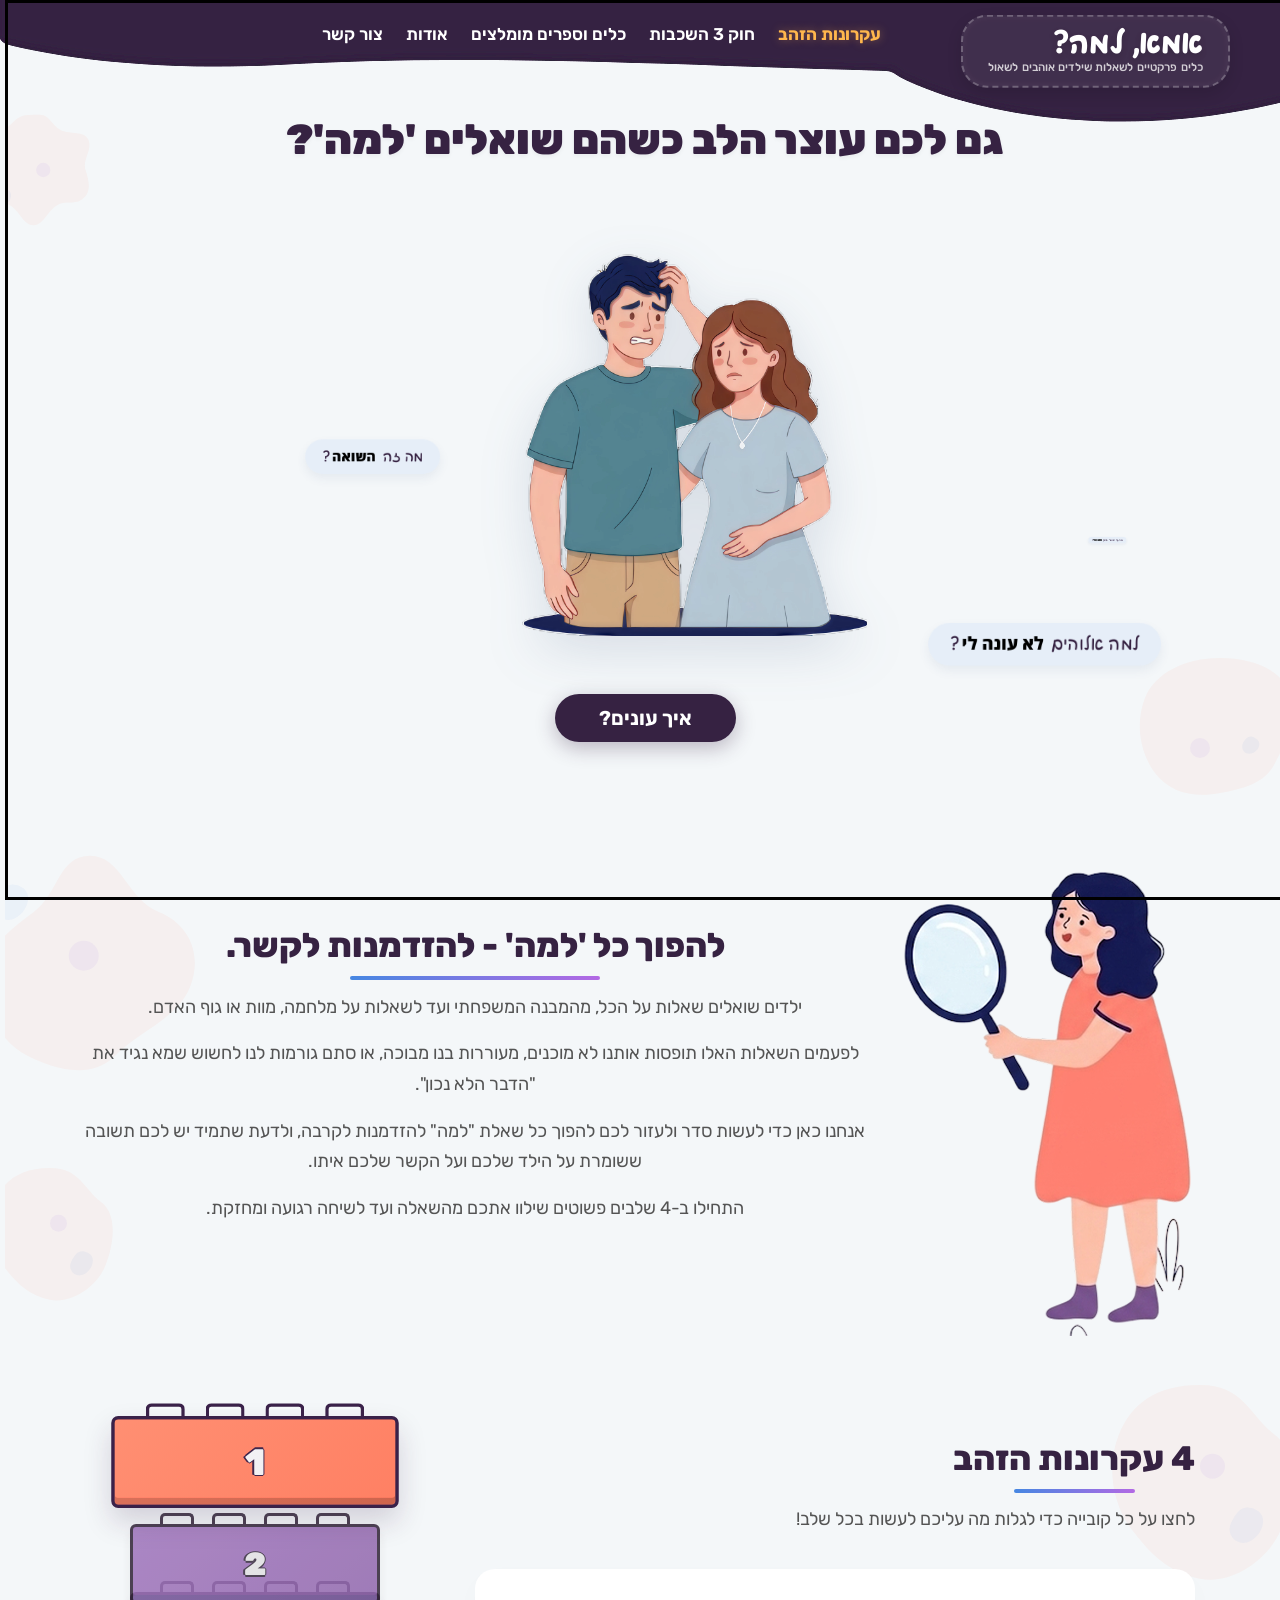
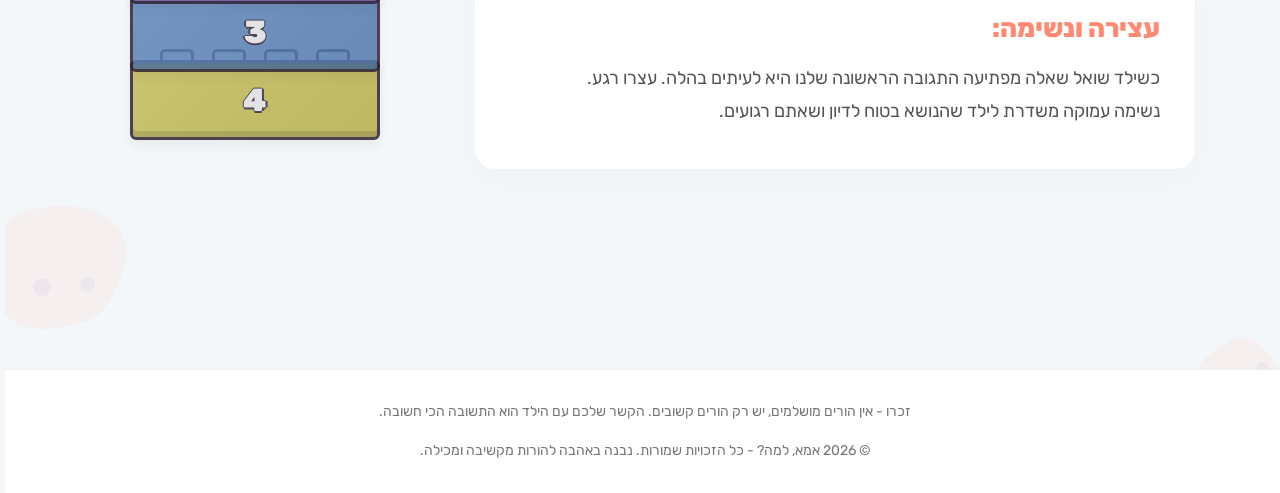
<file: index.html>
<!DOCTYPE html>
<html lang="he" dir="rtl">

<head>
    <meta charset="utf-8" />
    <title>אמא, למה? | כלים פרקטיים לשאלות של ילדים</title>
    <meta name="viewport" content="width=device-width, initial-scale=1.0, user-scalable=yes">

    <!-- Meta Descriptions for SEO -->
    <meta name="description"
        content="אתר המעניק כלים מעשיים ותשובות מותאמות לשאלות מורכבות שילדים שואלים על החיים, משפחה, חברה ונושאים רגישים.">

    <!-- CSS Links -->
    <link href="styles/reset.css" rel="stylesheet" />
    <link href="styles/common.css" rel="stylesheet" />
    <link href="styles/indexStyle.css" rel="stylesheet" />
</head>

<body>
    <!-- SVG Gooey Filter Definition (Parsed first to prevent FOUC / layout glitches) -->
    <svg style="position: absolute; width: 0; height: 0; opacity: 0; pointer-events: none;" width="0" height="0"
        xmlns="http://www.w3.org/2000/svg">
        <defs>
            <filter id="goo">
                <feGaussianBlur in="SourceGraphic" stdDeviation="5" result="blur" />
                <feColorMatrix in="blur" mode="matrix" values="1 0 0 0 0  0 1 0 0 0  0 0 1 0 0  0 0 0 18 -7"
                    result="goo" />
            </filter>
        </defs>
    </svg>

    <!-- Thin Frame Border for Visual Focus -->
    <div class="global-frame"></div>

    <!-- Soft Pastel Amorphous Background Graphics inside wrapper to prevent bottom overflow -->
    <div class="bg-decorations-container" aria-hidden="true">
        <!-- Soft Pastel Amorphous Background Graphic on Left (Mid) -->
        <div class="bg-flower-decor">
            <svg viewBox="0 0 200 200" fill="none" xmlns="http://www.w3.org/2000/svg">
                <path
                    d="M100 15C125 15 130 50 155 60C180 70 190 95 180 120C170 145 140 155 120 175C100 195 70 185 50 175C30 165 15 140 15 115C15 90 35 75 55 60C75 45 75 15 100 15Z"
                    fill="#FF8A71" opacity="0.08" />
                <circle cx="95" cy="95" r="12" fill="#8B5CF6" opacity="0.06" />
                <path d="M45 40C55 45 50 60 40 65C30 70 20 60 25 50C30 40 35 35 45 40Z" fill="#4687E2" opacity="0.06" />
            </svg>
        </div>

        <!-- Soft Pastel Amorphous Background Graphic on Right (Mid-Low) -->
        <div class="bg-flower-decor-right">
            <svg viewBox="0 0 200 200" fill="none" xmlns="http://www.w3.org/2000/svg">
                <path
                    d="M100 20C135 20 140 45 160 60C180 75 175 110 165 135C155 160 125 180 100 175C75 170 60 155 45 135C30 115 25 85 35 60C45 35 65 20 100 20Z"
                    fill="#FF8A71" opacity="0.08" />
                <circle cx="110" cy="85" r="10" fill="#8B5CF6" opacity="0.06" />
                <path d="M145 120C155 125 150 140 140 145C130 150 120 140 125 130C130 120 135 115 145 120Z"
                    fill="#4687E2" opacity="0.06" />
            </svg>
        </div>

        <!-- Soft Pastel Amorphous Background Graphic on Left (High) -->
        <div class="bg-flower-decor-left-high">
            <svg viewBox="0 0 200 200" fill="none" xmlns="http://www.w3.org/2000/svg">
                <path
                    d="M100 15C115 15 120 35 135 40C150 45 170 40 175 55C180 70 165 85 170 100C175 115 180 135 165 145C150 155 140 145 125 155C110 165 105 185 90 185C75 185 70 165 55 155C40 145 25 155 15 140C5 125 15 105 15 90C15 75 5 55 15 45C25 35 45 40 55 30C65 20 70 15 90 15Z"
                    fill="#FF8A71" opacity="0.08" />
                <circle cx="105" cy="100" r="11" fill="#8B5CF6" opacity="0.06" />
                <path d="M50 130C60 135 55 150 45 155C35 160 25 150 30 140C35 130 40 125 50 130Z" fill="#4687E2"
                    opacity="0.06" />
            </svg>
        </div>

        <!-- Soft Pastel Amorphous Background Graphic on Left (Mid-Low) -->
        <div class="bg-flower-decor-left-mid-low">
            <svg viewBox="0 0 200 200" fill="none" xmlns="http://www.w3.org/2000/svg">
                <path
                    d="M100 20C135 20 140 45 160 60C180 75 175 110 165 135C155 160 125 180 100 175C75 170 60 155 45 135C30 115 25 85 35 60C45 35 65 20 100 20Z"
                    fill="#FF8A71" opacity="0.08" />
                <circle cx="110" cy="85" r="10" fill="#8B5CF6" opacity="0.06" />
                <path d="M145 120C155 125 150 140 140 145C130 150 120 140 125 130C130 120 135 115 145 120Z"
                    fill="#4687E2" opacity="0.06" />
            </svg>
        </div>

        <!-- Soft Pastel Amorphous Background Graphic on Right (Mid-High) -->
        <div class="bg-flower-decor-right-mid-high">
            <svg viewBox="0 0 200 200" fill="none" xmlns="http://www.w3.org/2000/svg">
                <path
                    d="M100 30C130 30 160 40 170 65C180 90 165 115 155 135C145 155 125 160 100 165C75 170 50 165 35 145C20 125 15 95 25 70C35 45 65 30 100 30Z"
                    fill="#FF8A71" opacity="0.08" />
                <circle cx="80" cy="120" r="10" fill="#8B5CF6" opacity="0.06" />
                <path d="M135 110C142 113 140 122 133 125C126 128 120 122 123 115C126 109 130 107 135 110Z"
                    fill="#4687E2" opacity="0.06" />
            </svg>
        </div>

        <!-- Soft Pastel Amorphous Background Graphic on Right (Low) -->
        <div class="bg-flower-decor-right-low">
            <svg viewBox="0 0 200 200" fill="none" xmlns="http://www.w3.org/2000/svg">
                <path
                    d="M100 20C120 20 135 40 145 60C155 80 160 110 150 135C140 160 115 170 95 175C75 180 55 175 40 155C25 135 20 105 25 80C30 55 55 35 75 25C85 20 85 20 100 20Z"
                    fill="#FF8A71" opacity="0.08" />
                <circle cx="85" cy="80" r="8" fill="#8B5CF6" opacity="0.06" />
                <path d="M130 55C138 58 135 68 128 70C120 72 115 65 118 58C121 52 125 50 130 55Z" fill="#4687E2"
                    opacity="0.06" />
            </svg>
        </div>

        <!-- Soft Pastel Amorphous Background Graphic on Left (Low) -->
        <div class="bg-flower-decor-left-low">
            <svg viewBox="0 0 200 200" fill="none" xmlns="http://www.w3.org/2000/svg">
                <path
                    d="M100 30C130 30 160 40 170 65C180 90 165 115 155 135C145 155 125 160 100 165C75 170 50 165 35 145C20 125 15 95 25 70C35 45 65 30 100 30Z"
                    fill="#FF8A71" opacity="0.08" />
                <circle cx="80" cy="120" r="10" fill="#8B5CF6" opacity="0.06" />
                <path d="M135 110C142 113 140 122 133 125C126 128 120 122 123 115C126 109 130 107 135 110Z"
                    fill="#4687E2" opacity="0.06" />
            </svg>
        </div>

        <!-- Soft Pastel Amorphous Background Graphic on Bottom Right -->
        <div class="bg-flower-decor-bottom-right">
            <svg viewBox="0 0 200 200" fill="none" xmlns="http://www.w3.org/2000/svg">
                <path
                    d="M100 40C120 40 140 50 150 70C160 90 150 110 140 120C130 130 110 135 90 130C70 125 60 110 50 90C40 70 60 50 80 40C90 35 90 40 100 40Z"
                    fill="#FF8A71" opacity="0.08" />
                <circle cx="110" cy="90" r="8" fill="#8B5CF6" opacity="0.06" />
                <path d="M120 70C125 72 122 78 118 80C114 82 110 78 112 74C114 70 116 68 120 70Z" fill="#4687E2"
                    opacity="0.06" />
            </svg>
        </div>
    </div>

    <!-- ==========================================
         ABOVE THE FOLD
         ========================================== -->
    <!-- Eggplant Wavy Header / Navbar -->
    <header class="main-header">
        <!-- New Bubbly Background SVGs -->
        <!-- Bubbly & Wavy Header Background with organic liquid blend -->
        <div class="header-svgs-bg">
            <!-- 1: Stretching wave across the top -->
            <svg class="header-bg-wave" viewBox="0 0 1440 120" preserveAspectRatio="none"
                xmlns="http://www.w3.org/2000/svg">
                <path d="M0,0 H1440 V60 C1100,100 700,50 300,70 C150,75 50,60 0,50 Z" fill="#362242" />
            </svg>
            <!-- 2: Bubbly element under logo (RTL Right side) -->
            <svg class="header-logo-blob" viewBox="0 0 400 140" preserveAspectRatio="none"
                xmlns="http://www.w3.org/2000/svg">
                <path d="M400,0 V100 C250,140 100,120 20,80 C10,60 0,40 0,0 Z" fill="#362242" />
            </svg>
        </div>
        <div class="header-container">
            <!-- Logo & Slogan (Right aligned in RTL) -->
            <a href="index.html" class="logo-area">
                <span class="logo-title">אמא, למה?</span>
                <span class="logo-slogan">כלים פרקטיים לשאלות שילדים אוהבים לשאול</span>
            </a>

            <!-- Desktop Navigation Links (Left aligned in RTL) -->
            <nav class="desktop-nav" aria-label="ניווט ראשי">
                <ul class="nav-list">
                    <li><a href="index.html#lego-principles" class="nav-link active" data-page="home">עקרונות הזהב</a>
                    </li>
                    <li><a href="layers.html" class="nav-link" data-page="layers">חוק 3 השכבות</a></li>
                    <li><a href="tools.html" class="nav-link" data-page="tools">כלים וספרים מומלצים</a></li>
                    <li><a href="about.html" class="nav-link" data-page="about">אודות</a></li>
                    <li><a href="contact.html" class="nav-link" data-page="contact">צור קשר</a></li>
                </ul>
            </nav>

            <!-- Mobile Hamburger Button -->
            <button id="hamburger-btn" class="hamburger-btn" aria-label="פתח תפריט ניווט" aria-expanded="false">
                <span class="hamburger-bar"></span>
                <span class="hamburger-bar"></span>
                <span class="hamburger-bar"></span>
            </button>
        </div>


    </header>

    <!-- Mobile Drawer Navigation -->
    <div id="mobile-menu" class="mobile-menu-drawer">
        <div class="mobile-menu-overlay"></div>
        <div class="mobile-menu-content">
            <div class="mobile-menu-header">
                <span class="mobile-menu-title">אמא, למה?</span>
                <button id="close-menu-btn" class="close-menu-btn" aria-label="סגור תפריט">&times;</button>
            </div>
            <ul class="mobile-nav-list">
                <li><a href="index.html#lego-principles" class="menu-link active" data-page="home">עקרונות הזהב</a></li>
                <li><a href="layers.html" class="menu-link" data-page="layers">חוק 3 השכבות</a></li>
                <li><a href="tools.html" class="menu-link" data-page="tools">כלים וספרים מומלצים</a></li>
                <li><a href="about.html" class="menu-link" data-page="about">אודות</a></li>
                <li><a href="contact.html" class="menu-link" data-page="contact">צור קשר</a></li>
            </ul>
        </div>
    </div>

    <main class="main-page-content">
        <!-- Speech Bubble Question Cloud -->
        <section class="above-the-fold-section">
            <h1 class="hero-title">גם לכם עוצר הלב כשהם שואלים 'למה'?</h1>

            <div class="mobile-parents-container">
                <img src="images/parents.png" alt="" class="mobile-parents-img" />
            </div>

            <main id="bubble-field" class="bubble-field-container">
                <div id="bubble-cluster" class="bubble-cluster-grid">

                    <!-- Left Side Speech Bubbles (5 bubbles) -->
                    <div class="hero-bubbles-column left-column">
                        <div class="chat-bubble kid interactive-bubble tail-bottom-left size-medium" id="bubble-lesbian"
                            data-question-id="lesbian">
                            מה זה אומר שמישהי <strong>לסבית</strong>?
                        </div>
                        <div class="chat-bubble kid interactive-bubble tail-bottom-left size-medium-large"
                            data-question-id="wheelchair">
                            למה האישה הזאת <strong>בכיסא</strong>?
                        </div>
                        <div class="chat-bubble kid interactive-bubble tail-top-right size-large"
                            data-question-id="death">
                            אמא, מה זה <strong>מוות</strong>?
                        </div>
                        <div class="chat-bubble kid interactive-bubble tail-top-right size-small" id="bubble-ashkenazi"
                            data-question-id="ashkenazi">
                            מה זה אומר שאני <strong>אשכנזי</strong>?
                        </div>
                        <div class="chat-bubble kid interactive-bubble tail-top-left size-medium-large"
                            data-question-id="god-answering">
                            למה אלוהים <strong>לא עונה לי</strong>?
                        </div>
                    </div>

                    <!-- Center Parents Image -->
                    <div class="hero-parents-center">
                        <img src="images/parents.png" alt="" class="hero-parents-img" />
                    </div>

                    <!-- Right Side Speech Bubbles (6 bubbles) -->
                    <div class="hero-bubbles-column right-column">
                        <div class="chat-bubble kid interactive-bubble tail-top-left size-medium-large"
                            data-question-id="two-dads">
                            למה לנועה יש <strong>שני אבאים</strong>?
                        </div>
                        <div class="chat-bubble kid interactive-bubble tail-bottom-right size-large"
                            data-question-id="danny-room">
                            למה לדני יש <strong>מיטה וחדר משלו</strong>?
                        </div>
                        <div class="chat-bubble kid interactive-bubble tail-bottom-left size-medium"
                            data-question-id="holocaust">
                            מה זה <strong>השואה</strong>?
                        </div>
                        <div class="chat-bubble kid interactive-bubble tail-top-right size-medium-large"
                            data-question-id="sign-language">
                            למה אנשים מדברים <strong>עם הידיים</strong>?
                        </div>
                        <div class="chat-bubble kid interactive-bubble tail-bottom-right size-small"
                            data-question-id="skin-color">
                            למה האיש הזה <strong>שחור</strong>?
                        </div>
                    </div>

                </div>
            </main>

            <div class="hero-cta-wrapper">
                <a href="#commandments" class="hero-cta-btn">איך עונים?</a>
            </div>
        </section>

        <!-- ==========================================
         BELOW THE FOLD
         ========================================== -->

        <!-- סקשן 1: אודות ו-4 הדיברות -->
        <section id="commandments" class="below-the-fold-section explanation-section">
            <div class="explanation-header-container">
                <article class="explanation-text-content">
                    <h2 class="explanation-title">להפוך כל 'למה' - להזדמנות לקשר.</h2>
                    <div class="explanation-paragraphs">
                        <p>ילדים שואלים שאלות על הכל, מהמבנה המשפחתי ועד לשאלות על מלחמה, מוות או גוף האדם.</p>
                        <p>לפעמים השאלות האלו תופסות אותנו לא מוכנים, מעוררות בנו מבוכה, או סתם גורמות לנו לחשוש שמא
                            נגיד את "הדבר הלא נכון".</p>
                        <p>אנחנו כאן כדי לעשות סדר ולעזור לכם להפוך כל שאלת "למה" להזדמנות לקרבה, ולדעת שתמיד יש לכם
                            תשובה ששומרת על הילד שלכם ועל הקשר שלכם איתו.</p>
                        <p>התחילו ב-4 שלבים פשוטים שילוו אתכם מהשאלה ועד לשיחה רגועה ומחזקת.</p>
                    </div>
                </article>

                <div class="explanation-character-container">
                    <img src="images/girl in red.png" alt="" class="girl-illustration" />
                </div>
            </div>
        </section>

        <!-- ==========================================
         סקשן 2: 4 עקרונות הזהב (קוביות לגו אינטראקטיביות)
         ========================================== -->
        <section id="lego-principles" class="below-the-fold-section lego-principles-section active-1">
            <div class="lego-principles-container">
                <!-- Right Column: Title, Subtitle and dynamic text box (RTL: appears right) -->
                <div class="lego-text-column">
                    <h2 class="lego-section-title">4 עקרונות הזהב</h2>
                    <p class="lego-section-subtitle">לחצו על כל קובייה כדי לגלות מה עליכם לעשות בכל שלב!</p>

                    <article class="lego-text-container" id="lego-text-container">
                        <h3 class="lego-text-title" id="lego-text-title">עצירה ונשימה:</h3>
                        <p class="lego-text-desc" id="lego-text-desc">כשילד שואל שאלה מפתיעה התגובה הראשונה שלנו היא
                            לעיתים בהלה. עצרו רגע.<br>נשימה עמוקה משדרת לילד שהנושא בטוח לדיון ושאתם רגועים.</p>
                    </article>
                </div>

                <!-- Left Column: LEGO Brick Tower (RTL: appears left) -->
                <div class="lego-tower-column">
                    <div class="lego-tower active-1" id="lego-tower">
                        <!-- Brick 1 -->
                        <button class="lego-brick brick-1 active" data-brick="1" aria-label="עקרון 1: עצירה ונשימה">
                            <span class="brick-studs">
                                <span></span>
                                <span></span>
                                <span></span>
                                <span></span>
                            </span>
                            <span class="brick-label">1</span>
                        </button>

                        <!-- Brick 2 -->
                        <button class="lego-brick brick-2" data-brick="2" aria-label="עקרון 2: שיקוף והבהרה">
                            <span class="brick-studs">
                                <span></span>
                                <span></span>
                                <span></span>
                                <span></span>
                            </span>
                            <span class="brick-label">2</span>
                        </button>

                        <!-- Brick 3 -->
                        <button class="lego-brick brick-3" data-brick="3" aria-label="עקרון 3: דיוק התשובה">
                            <span class="brick-studs">
                                <span></span>
                                <span></span>
                                <span></span>
                                <span></span>
                            </span>
                            <span class="brick-label">3</span>
                        </button>

                        <!-- Brick 4 -->
                        <button class="lego-brick brick-4" data-brick="4" aria-label="עקרון 4: בדיקת תחושת הילד">
                            <span class="brick-studs">
                                <span></span>
                                <span></span>
                                <span></span>
                                <span></span>
                            </span>
                            <span class="brick-label">4</span>
                        </button>
                    </div>
                </div>
            </div>
        </section>




    </main>

    <!-- Footer Area -->
    <footer class="main-footer">
        <p class="footer-quote">זכרו - אין הורים מושלמים, יש רק הורים קשובים. הקשר שלכם עם הילד הוא התשובה הכי חשובה.
        </p>
        <p class="footer-copyright" style="margin-top: 15px;">© 2026 אמא, למה? - כל הזכויות שמורות. נבנה באהבה להורות
            מקשיבה ומכילה.</p>
    </footer>

    <!-- JavaScripts -->
    <script src="scripts/bubbles.js"></script>
    <script src="scripts/dashboard.js"></script>
</body>

</html>
</file>
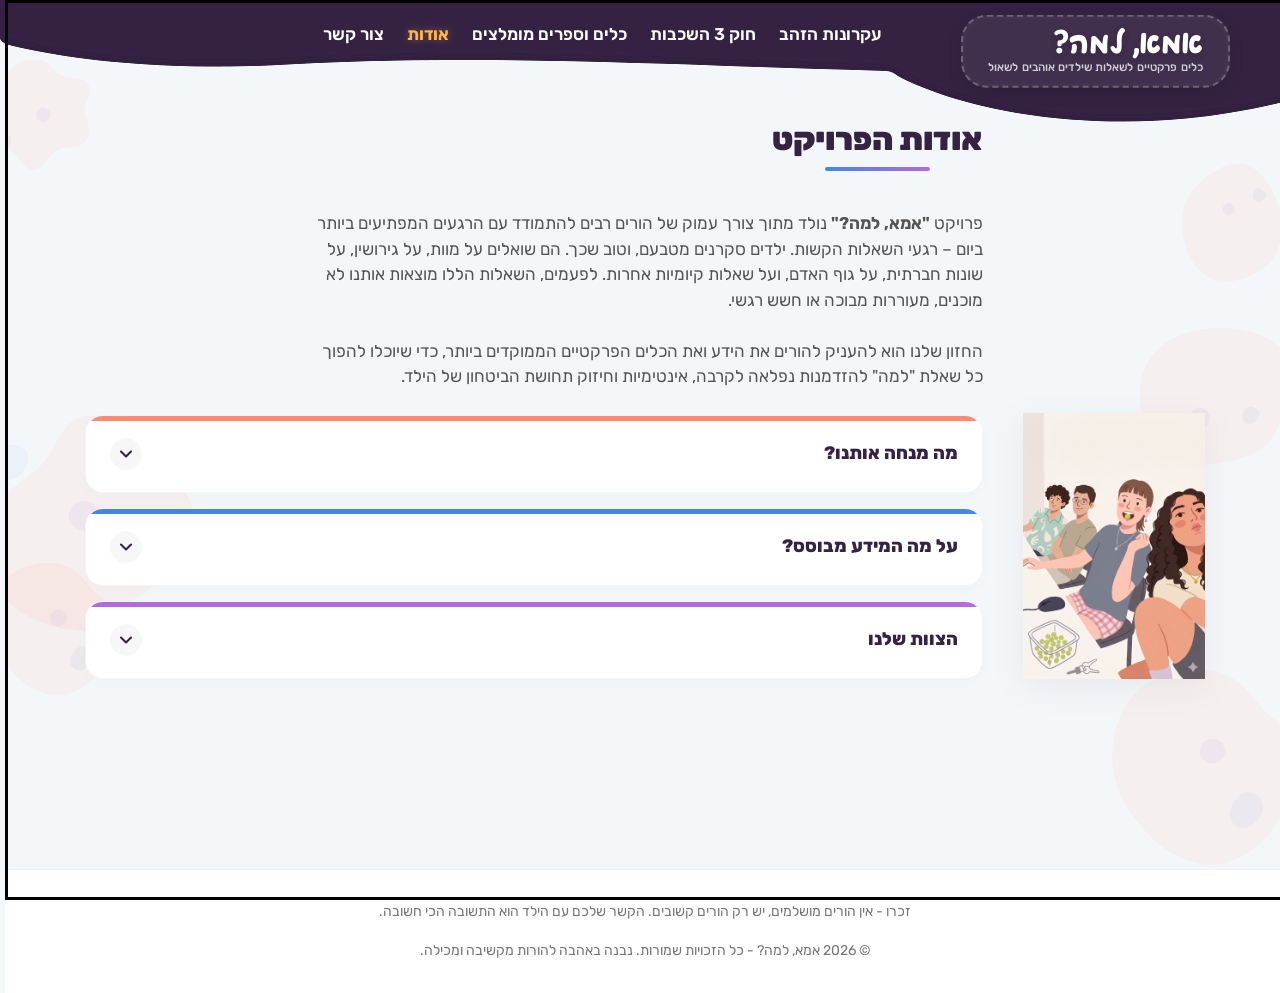
<file: about.html>
<!DOCTYPE html>
<html lang="he" dir="rtl">

<head>
    <meta charset="utf-8" />
    <title>אודות הפרויקט | אמא, למה?</title>
    <meta name="viewport" content="width=device-width, initial-scale=1.0, user-scalable=yes">

    <!-- Meta Descriptions for SEO -->
    <meta name="description"
        content="הסיפור והחזון שמאחורי פרויקט 'אמא, למה?' – מעצימים הורים להוביל תקשורת מקרבת, רכה ומעצימה עם הילדים.">

    <!-- CSS Links -->
    <link href="styles/reset.css" rel="stylesheet" />
    <link href="styles/common.css" rel="stylesheet" />
    <link href="styles/aboutStyle.css" rel="stylesheet" />
</head>

<body>
    <!-- SVG Gooey Filter Definition (Parsed first to prevent FOUC / layout glitches) -->
    <svg style="position: absolute; width: 0; height: 0; opacity: 0; pointer-events: none;" width="0" height="0"
        xmlns="http://www.w3.org/2000/svg">
        <defs>
            <filter id="goo">
                <feGaussianBlur in="SourceGraphic" stdDeviation="5" result="blur" />
                <feColorMatrix in="blur" mode="matrix" values="1 0 0 0 0  0 1 0 0 0  0 0 1 0 0  0 0 0 18 -7"
                    result="goo" />
            </filter>
        </defs>
    </svg>

    <!-- Thin Frame Border for Visual Focus -->
    <div class="global-frame"></div>

    <!-- Soft Pastel Amorphous Background Graphics inside wrapper to prevent bottom overflow -->
    <div class="bg-decorations-container" aria-hidden="true">
        <!-- Soft Pastel Amorphous Background Graphic on Left (Mid) -->
        <div class="bg-flower-decor">
            <svg viewBox="0 0 200 200" fill="none" xmlns="http://www.w3.org/2000/svg">
                <path
                    d="M100 15C125 15 130 50 155 60C180 70 190 95 180 120C170 145 140 155 120 175C100 195 70 185 50 175C30 165 15 140 15 115C15 90 35 75 55 60C75 45 75 15 100 15Z"
                    fill="#FF8A71" opacity="0.08" />
                <circle cx="95" cy="95" r="12" fill="#8B5CF6" opacity="0.06" />
                <path d="M45 40C55 45 50 60 40 65C30 70 20 60 25 50C30 40 35 35 45 40Z" fill="#4687E2" opacity="0.06" />
            </svg>
        </div>

        <!-- Soft Pastel Amorphous Background Graphic on Right (Mid-Low) -->
        <div class="bg-flower-decor-right">
            <svg viewBox="0 0 200 200" fill="none" xmlns="http://www.w3.org/2000/svg">
                <path
                    d="M100 20C135 20 140 45 160 60C180 75 175 110 165 135C155 160 125 180 100 175C75 170 60 155 45 135C30 115 25 85 35 60C45 35 65 20 100 20Z"
                    fill="#FF8A71" opacity="0.08" />
                <circle cx="110" cy="85" r="10" fill="#8B5CF6" opacity="0.06" />
                <path d="M145 120C155 125 150 140 140 145C130 150 120 140 125 130C130 120 135 115 145 120Z"
                    fill="#4687E2" opacity="0.06" />
            </svg>
        </div>

        <!-- Soft Pastel Amorphous Background Graphic on Left (High) -->
        <div class="bg-flower-decor-left-high">
            <svg viewBox="0 0 200 200" fill="none" xmlns="http://www.w3.org/2000/svg">
                <path
                    d="M100 15C115 15 120 35 135 40C150 45 170 40 175 55C180 70 165 85 170 100C175 115 180 135 165 145C150 155 140 145 125 155C110 165 105 185 90 185C75 185 70 165 55 155C40 145 25 155 15 140C5 125 15 105 15 90C15 75 5 55 15 45C25 35 45 40 55 30C65 20 70 15 90 15Z"
                    fill="#FF8A71" opacity="0.08" />
                <circle cx="105" cy="100" r="11" fill="#8B5CF6" opacity="0.06" />
                <path d="M50 130C60 135 55 150 45 155C35 160 25 150 30 140C35 130 40 125 50 130Z" fill="#4687E2"
                    opacity="0.06" />
            </svg>
        </div>

        <!-- Soft Pastel Amorphous Background Graphic on Left (Mid-Low) -->
        <div class="bg-flower-decor-left-mid-low">
            <svg viewBox="0 0 200 200" fill="none" xmlns="http://www.w3.org/2000/svg">
                <path
                    d="M100 20C135 20 140 45 160 60C180 75 175 110 165 135C155 160 125 180 100 175C75 170 60 155 45 135C30 115 25 85 35 60C45 35 65 20 100 20Z"
                    fill="#FF8A71" opacity="0.08" />
                <circle cx="110" cy="85" r="10" fill="#8B5CF6" opacity="0.06" />
                <path d="M145 120C155 125 150 140 140 145C130 150 120 140 125 130C130 120 135 115 145 120Z"
                    fill="#4687E2" opacity="0.06" />
            </svg>
        </div>

        <!-- Soft Pastel Amorphous Background Graphic on Right (Mid-High) -->
        <div class="bg-flower-decor-right-mid-high">
            <svg viewBox="0 0 200 200" fill="none" xmlns="http://www.w3.org/2000/svg">
                <path
                    d="M100 30C130 30 160 40 170 65C180 90 165 115 155 135C145 155 125 160 100 165C75 170 50 165 35 145C20 125 15 95 25 70C35 45 65 30 100 30Z"
                    fill="#FF8A71" opacity="0.08" />
                <circle cx="80" cy="120" r="10" fill="#8B5CF6" opacity="0.06" />
                <path d="M135 110C142 113 140 122 133 125C126 128 120 122 123 115C126 109 130 107 135 110Z"
                    fill="#4687E2" opacity="0.06" />
            </svg>
        </div>

        <!-- Soft Pastel Amorphous Background Graphic on Right (Low) -->
        <div class="bg-flower-decor-right-low">
            <svg viewBox="0 0 200 200" fill="none" xmlns="http://www.w3.org/2000/svg">
                <path
                    d="M100 20C120 20 135 40 145 60C155 80 160 110 150 135C140 160 115 170 95 175C75 180 55 175 40 155C25 135 20 105 25 80C30 55 55 35 75 25C85 20 85 20 100 20Z"
                    fill="#FF8A71" opacity="0.08" />
                <circle cx="85" cy="80" r="8" fill="#8B5CF6" opacity="0.06" />
                <path d="M130 55C138 58 135 68 128 70C120 72 115 65 118 58C121 52 125 50 130 55Z" fill="#4687E2"
                    opacity="0.06" />
            </svg>
        </div>

        <!-- Soft Pastel Amorphous Background Graphic on Right (High) -->
        <div class="bg-flower-decor-right-high">
            <svg viewBox="0 0 200 200" fill="none" xmlns="http://www.w3.org/2000/svg">
                <path
                    d="M100 20C120 20 135 40 145 60C155 80 160 110 150 135C140 160 115 170 95 175C75 180 55 175 40 155C25 135 20 105 25 80C30 55 55 35 75 25C85 20 85 20 100 20Z"
                    fill="#FF8A71" opacity="0.08" />
                <circle cx="85" cy="80" r="8" fill="#8B5CF6" opacity="0.06" />
                <path d="M130 55C138 58 135 68 128 70C120 72 115 65 118 58C121 52 125 50 130 55Z" fill="#4687E2"
                    opacity="0.06" />
            </svg>
        </div>

        <!-- Soft Pastel Amorphous Background Graphic on Left (Low) -->
        <div class="bg-flower-decor-left-low">
            <svg viewBox="0 0 200 200" fill="none" xmlns="http://www.w3.org/2000/svg">
                <path
                    d="M100 30C130 30 160 40 170 65C180 90 165 115 155 135C145 155 125 160 100 165C75 170 50 165 35 145C20 125 15 95 25 70C35 45 65 30 100 30Z"
                    fill="#FF8A71" opacity="0.08" />
                <circle cx="80" cy="120" r="10" fill="#8B5CF6" opacity="0.06" />
                <path d="M135 110C142 113 140 122 133 125C126 128 120 122 123 115C126 109 130 107 135 110Z"
                    fill="#4687E2" opacity="0.06" />
            </svg>
        </div>

        <!-- Soft Pastel Amorphous Background Graphic on Bottom Right -->
        <div class="bg-flower-decor-bottom-right">
            <svg viewBox="0 0 200 200" fill="none" xmlns="http://www.w3.org/2000/svg">
                <path
                    d="M100 40C120 40 140 50 150 70C160 90 150 110 140 120C130 130 110 135 90 130C70 125 60 110 50 90C40 70 60 50 80 40C90 35 90 40 100 40Z"
                    fill="#FF8A71" opacity="0.08" />
                <circle cx="110" cy="90" r="8" fill="#8B5CF6" opacity="0.06" />
                <path d="M120 70C125 72 122 78 118 80C114 82 110 78 112 74C114 70 116 68 120 70Z" fill="#4687E2"
                    opacity="0.06" />
            </svg>
        </div>
    </div>

    <!-- Eggplant Wavy Header / Navbar -->
    <header class="main-header">
        <div class="header-svgs-bg">
            <svg class="header-bg-wave" viewBox="0 0 1440 120" preserveAspectRatio="none"
                xmlns="http://www.w3.org/2000/svg">
                <path d="M0,0 H1440 V60 C1100,100 700,50 300,70 C150,75 50,60 0,50 Z" fill="#362242" />
            </svg>
            <svg class="header-logo-blob" viewBox="0 0 400 140" preserveAspectRatio="none"
                xmlns="http://www.w3.org/2000/svg">
                <path d="M400,0 V100 C250,140 100,120 20,80 C10,60 0,40 0,0 Z" fill="#362242" />
            </svg>
        </div>
        <div class="header-container">
            <!-- Logo & Slogan (Right aligned in RTL) -->
            <a href="index.html" class="logo-area">
                <span class="logo-title">אמא, למה?</span>
                <span class="logo-slogan">כלים פרקטיים לשאלות שילדים אוהבים לשאול</span>
            </a>

            <!-- Desktop Navigation Links (Left aligned in RTL) -->
            <nav class="desktop-nav" aria-label="ניווט ראשי">
                <ul class="nav-list">
                    <li><a href="index.html#lego-principles" class="nav-link" data-page="home">עקרונות הזהב</a></li>
                    <li><a href="layers.html" class="nav-link" data-page="layers">חוק 3 השכבות</a></li>
                    <li><a href="tools.html" class="nav-link" data-page="tools">כלים וספרים מומלצים</a></li>
                    <li><a href="about.html" class="nav-link active" data-page="about">אודות</a></li>
                    <li><a href="contact.html" class="nav-link" data-page="contact">צור קשר</a></li>
                </ul>
            </nav>

            <!-- Mobile Hamburger Button -->
            <button id="hamburger-btn" class="hamburger-btn" aria-label="פתח תפריט ניווט" aria-expanded="false">
                <span class="hamburger-bar"></span>
                <span class="hamburger-bar"></span>
                <span class="hamburger-bar"></span>
            </button>
        </div>
    </header>

    <!-- Mobile Drawer Navigation -->
    <div id="mobile-menu" class="mobile-menu-drawer">
        <div class="mobile-menu-overlay"></div>
        <div class="mobile-menu-content">
            <div class="mobile-menu-header">
                <span class="mobile-menu-title">אמא, למה?</span>
                <button id="close-menu-btn" class="close-menu-btn" aria-label="סגור תפריט">&times;</button>
            </div>
            <ul class="mobile-nav-list">
                <li><a href="index.html#lego-principles" class="menu-link" data-page="home">עקרונות הזהב</a></li>
                <li><a href="layers.html" class="menu-link" data-page="layers">חוק 3 השכבות</a></li>
                <li><a href="tools.html" class="menu-link" data-page="tools">כלים וספרים מומלצים</a></li>
                <li><a href="about.html" class="menu-link active" data-page="about">אודות</a></li>
                <li><a href="contact.html" class="menu-link" data-page="contact">צור קשר</a></li>
            </ul>
        </div>
    </div>

    <!-- main content container for Content Page: About -->
    <main class="main-page-content" style="padding-top: 70px; min-height: calc(100vh - 120px);">

        <section id="about" class="below-the-fold-section" style="padding-top: 0 !important; margin-top: 0 !important;">
            <div class="content-layout-container">
                <div class="dashboard-container text-content-container">
                    <div class="dashboard-header">
                        <h1 class="section-main-title">אודות הפרויקט</h1>
                        <p class="section-main-subtitle"
                            style="margin-right: 0; margin-top: 15px;">
                            פרויקט <strong>"אמא, למה?"</strong> נולד מתוך צורך עמוק של הורים רבים להתמודד עם הרגעים
                            המפתיעים ביותר ביום – רגעי השאלות הקשות.
                            ילדים סקרנים מטבעם, וטוב שכך. הם שואלים על מוות, על גירושין, על שונות חברתית, על גוף האדם,
                            ועל שאלות קיומיות אחרות.
                            לפעמים, השאלות הללו מוצאות אותנו לא מוכנים, מעוררות מבוכה או חשש רגשי.
                            <br><br>
                            החזון שלנו הוא להעניק להורים את הידע ואת הכלים הפרקטיים הממוקדים ביותר, כדי שיוכלו להפוך כל
                            שאלת "למה" להזדמנות נפלאה לקרבה, אינטימיות וחיזוק תחושת הביטחון של הילד.
                        </p>
                    </div>

                    <div class="commandments-grid about-accordion" style="grid-template-columns: 1fr; gap: 15px; margin-top: 25px;">
                        <article class="commandment-card border-salmon accordion-item">
                            <button class="accordion-header" aria-expanded="false" aria-controls="accordion-content-1" id="accordion-header-1">
                                <h2 class="commandment-name" style="font-size: 18px;">מה מנחה אותנו?</h2>
                                <span class="accordion-icon" aria-hidden="true">
                                    <svg width="20" height="20" viewBox="0 0 24 24" fill="none" stroke="currentColor" stroke-width="2.5" stroke-linecap="round" stroke-linejoin="round">
                                        <polyline points="6 9 12 15 18 9"></polyline>
                                    </svg>
                                </span>
                            </button>
                            <div class="accordion-content" id="accordion-content-1" role="region" aria-labelledby="accordion-header-1">
                                <div class="accordion-content-inner">
                                    <p class="commandment-desc">
                                        אנו מאמינים בתקשורת כנה, פשוטה ובגובה העיניים. חוק 3 השכבות, שפותח במסגרת הפרויקט, מסייע
                                        למנוע מבוכה והצפת מידע, ומעניק לילד בדיוק את המענה לו הוא זקוק: עובדות פשוטות, תיקוף
                                        רגשי, ויציבות קיומית.
                                    </p>
                                </div>
                            </div>
                        </article>

                        <article class="commandment-card border-blue accordion-item">
                            <button class="accordion-header" aria-expanded="false" aria-controls="accordion-content-2" id="accordion-header-2">
                                <h2 class="commandment-name" style="font-size: 18px;">על מה המידע מבוסס?</h2>
                                <span class="accordion-icon" aria-hidden="true">
                                    <svg width="20" height="20" viewBox="0 0 24 24" fill="none" stroke="currentColor" stroke-width="2.5" stroke-linecap="round" stroke-linejoin="round">
                                        <polyline points="6 9 12 15 18 9"></polyline>
                                    </svg>
                                </span>
                            </button>
                            <div class="accordion-content" id="accordion-content-2" role="region" aria-labelledby="accordion-header-2">
                                <div class="accordion-content-inner">
                                    <p class="commandment-desc">
                                        כל התשובות, הכלים והמתודולוגיות באתר (כולל חוק 3 השכבות) מבוססים על תיאוריות פסיכולוגיות
                                        מובילות בתחום התפתחות הילד, תקשורת מקרבת והדרכת הורים, ונכתבו בשיתוף פעולה עם פסיכולוגים
                                        חינוכיים ומומחים לגיל הרך.
                                    </p>
                                </div>
                            </div>
                        </article>

                        <article class="commandment-card border-indigo accordion-item">
                            <button class="accordion-header" aria-expanded="false" aria-controls="accordion-content-3" id="accordion-header-3">
                                <h2 class="commandment-name" style="font-size: 18px;">הצוות שלנו</h2>
                                <span class="accordion-icon" aria-hidden="true">
                                    <svg width="20" height="20" viewBox="0 0 24 24" fill="none" stroke="currentColor" stroke-width="2.5" stroke-linecap="round" stroke-linejoin="round">
                                        <polyline points="6 9 12 15 18 9"></polyline>
                                    </svg>
                                </span>
                            </button>
                            <div class="accordion-content" id="accordion-content-3" role="region" aria-labelledby="accordion-header-3">
                                <div class="accordion-content-inner">
                                    <p class="commandment-desc">
                                        האתר נבנה על ידי – <strong>קרן רותם, יעל אבנר, אירית פישמן ויונתן שניידר</strong>,<br>
                                        במסגרת קורס פיתוח אתרי אינטרנט (תשפ״ו, 13304) במכון הטכנולוגי חולון (HIT).
                                    </p>
                                </div>
                            </div>
                        </article>
                    </div>
                </div>

                <div class="character-container team-container">
                    <img src="images/team.png" alt="סלפי של 4 סטודנטים בכיתה, יוצרי האתר הזה!"
                        class="girl-illustration team-illustration" />
                </div>
            </div>
        </section>

    </main>

    <!-- Footer Area -->
    <footer class="main-footer" style="margin-top: 40px;">
        <p class="footer-quote">זכרו - אין הורים מושלמים, יש רק הורים קשובים. הקשר שלכם עם הילד הוא התשובה הכי חשובה.
        </p>
        <p class="footer-copyright" style="margin-top: 15px;">© 2026 אמא, למה? - כל הזכויות שמורות. נבנה באהבה להורות
            מקשיבה ומכילה.</p>
    </footer>

    <!-- JavaScripts -->
    <script src="scripts/dashboard.js"></script>
</body>

</html>
</file>
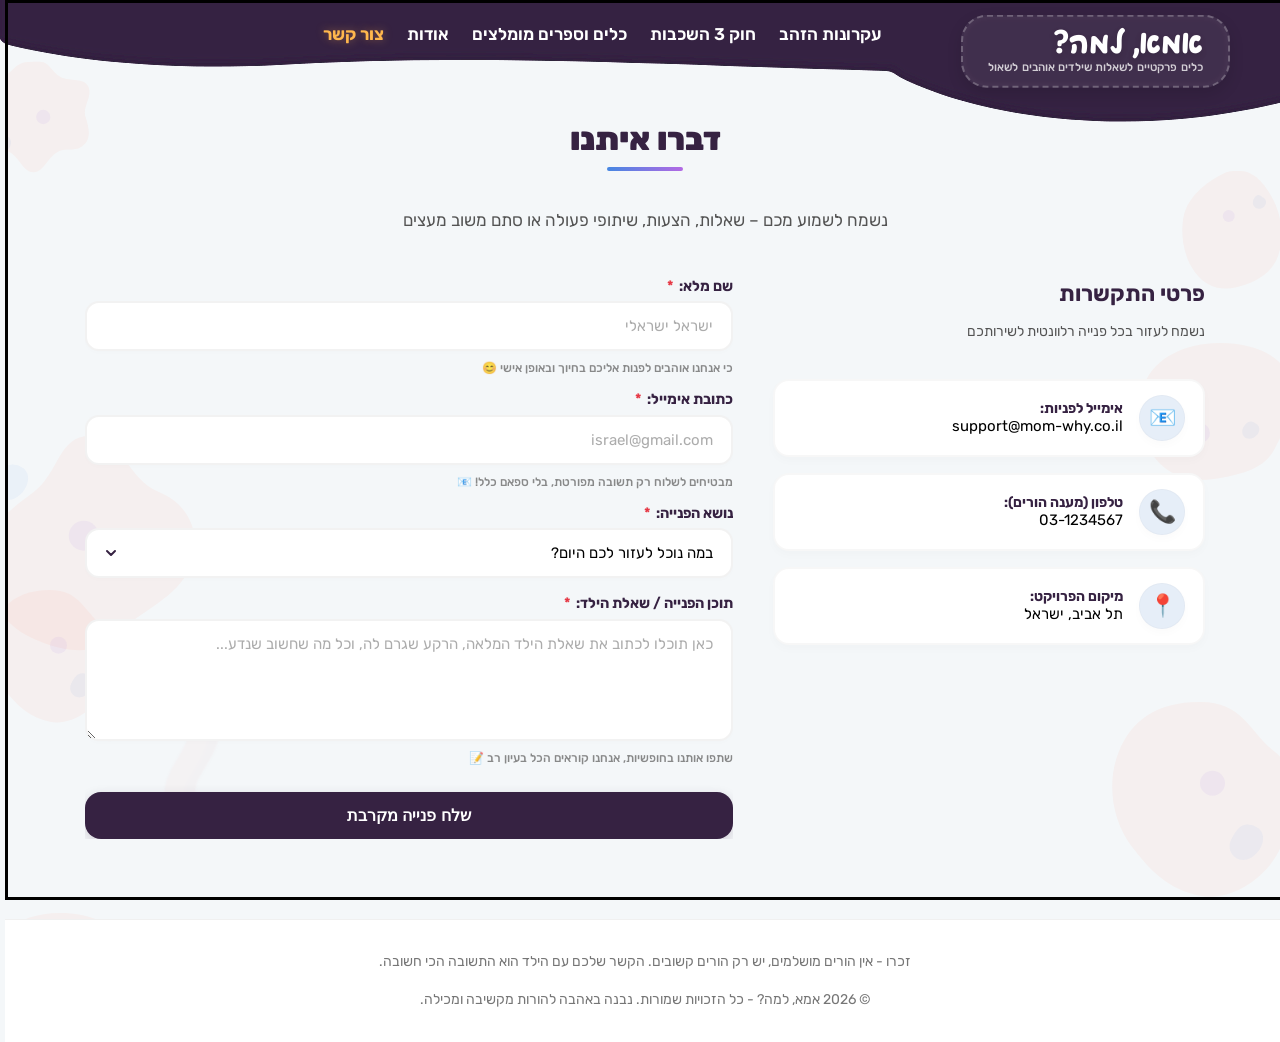
<file: contact.html>
<!DOCTYPE html>
<html lang="he" dir="rtl">

<head>
    <meta charset="utf-8" />
    <title>צור קשר | אמא, למה?</title>
    <meta name="viewport" content="width=device-width, initial-scale=1.0, user-scalable=yes">

    <!-- Meta Descriptions for SEO -->
    <meta name="description" content="נשמח לשמוע מכם! שלחו לנו שאלות, הצעות או משוב בנושא תקשורת מקרבת עם ילדים.">

    <!-- CSS Links -->
    <link href="styles/reset.css" rel="stylesheet" />
    <link href="styles/common.css" rel="stylesheet" />
    <link href="styles/contactStyle.css" rel="stylesheet" />
</head>

<body>
    <!-- SVG Gooey Filter Definition (Parsed first to prevent FOUC / layout glitches) -->
    <svg style="position: absolute; width: 0; height: 0; opacity: 0; pointer-events: none;" width="0" height="0"
        xmlns="http://www.w3.org/2000/svg">
        <defs>
            <filter id="goo">
                <feGaussianBlur in="SourceGraphic" stdDeviation="5" result="blur" />
                <feColorMatrix in="blur" mode="matrix" values="1 0 0 0 0  0 1 0 0 0  0 0 1 0 0  0 0 0 18 -7"
                    result="goo" />
            </filter>
        </defs>
    </svg>

    <!-- Thin Frame Border for Visual Focus -->
    <div class="global-frame"></div>

    <!-- Soft Pastel Amorphous Background Graphics inside wrapper to prevent bottom overflow -->
    <div class="bg-decorations-container" aria-hidden="true">
        <!-- Soft Pastel Amorphous Background Graphic on Left (Mid) -->
        <div class="bg-flower-decor">
            <svg viewBox="0 0 200 200" fill="none" xmlns="http://www.w3.org/2000/svg">
                <path
                    d="M100 15C125 15 130 50 155 60C180 70 190 95 180 120C170 145 140 155 120 175C100 195 70 185 50 175C30 165 15 140 15 115C15 90 35 75 55 60C75 45 75 15 100 15Z"
                    fill="#FF8A71" opacity="0.08" />
                <circle cx="95" cy="95" r="12" fill="#8B5CF6" opacity="0.06" />
                <path d="M45 40C55 45 50 60 40 65C30 70 20 60 25 50C30 40 35 35 45 40Z" fill="#4687E2" opacity="0.06" />
            </svg>
        </div>

        <!-- Soft Pastel Amorphous Background Graphic on Right (Mid-Low) -->
        <div class="bg-flower-decor-right">
            <svg viewBox="0 0 200 200" fill="none" xmlns="http://www.w3.org/2000/svg">
                <path
                    d="M100 20C135 20 140 45 160 60C180 75 175 110 165 135C155 160 125 180 100 175C75 170 60 155 45 135C30 115 25 85 35 60C45 35 65 20 100 20Z"
                    fill="#FF8A71" opacity="0.08" />
                <circle cx="110" cy="85" r="10" fill="#8B5CF6" opacity="0.06" />
                <path d="M145 120C155 125 150 140 140 145C130 150 120 140 125 130C130 120 135 115 145 120Z"
                    fill="#4687E2" opacity="0.06" />
            </svg>
        </div>

        <!-- Soft Pastel Amorphous Background Graphic on Left (High) -->
        <div class="bg-flower-decor-left-high">
            <svg viewBox="0 0 200 200" fill="none" xmlns="http://www.w3.org/2000/svg">
                <path
                    d="M100 15C115 15 120 35 135 40C150 45 170 40 175 55C180 70 165 85 170 100C175 115 180 135 165 145C150 155 140 145 125 155C110 165 105 185 90 185C75 185 70 165 55 155C40 145 25 155 15 140C5 125 15 105 15 90C15 75 5 55 15 45C25 35 45 40 55 30C65 20 70 15 90 15Z"
                    fill="#FF8A71" opacity="0.08" />
                <circle cx="105" cy="100" r="11" fill="#8B5CF6" opacity="0.06" />
                <path d="M50 130C60 135 55 150 45 155C35 160 25 150 30 140C35 130 40 125 50 130Z" fill="#4687E2"
                    opacity="0.06" />
            </svg>
        </div>

        <!-- Soft Pastel Amorphous Background Graphic on Left (Mid-Low) -->
        <div class="bg-flower-decor-left-mid-low">
            <svg viewBox="0 0 200 200" fill="none" xmlns="http://www.w3.org/2000/svg">
                <path
                    d="M100 20C135 20 140 45 160 60C180 75 175 110 165 135C155 160 125 180 100 175C75 170 60 155 45 135C30 115 25 85 35 60C45 35 65 20 100 20Z"
                    fill="#FF8A71" opacity="0.08" />
                <circle cx="110" cy="85" r="10" fill="#8B5CF6" opacity="0.06" />
                <path d="M145 120C155 125 150 140 140 145C130 150 120 140 125 130C130 120 135 115 145 120Z"
                    fill="#4687E2" opacity="0.06" />
            </svg>
        </div>

        <!-- Soft Pastel Amorphous Background Graphic on Right (Mid-High) -->
        <div class="bg-flower-decor-right-mid-high">
            <svg viewBox="0 0 200 200" fill="none" xmlns="http://www.w3.org/2000/svg">
                <path
                    d="M100 30C130 30 160 40 170 65C180 90 165 115 155 135C145 155 125 160 100 165C75 170 50 165 35 145C20 125 15 95 25 70C35 45 65 30 100 30Z"
                    fill="#FF8A71" opacity="0.08" />
                <circle cx="80" cy="120" r="10" fill="#8B5CF6" opacity="0.06" />
                <path d="M135 110C142 113 140 122 133 125C126 128 120 122 123 115C126 109 130 107 135 110Z"
                    fill="#4687E2" opacity="0.06" />
            </svg>
        </div>

        <!-- Soft Pastel Amorphous Background Graphic on Right (Low) -->
        <div class="bg-flower-decor-right-low">
            <svg viewBox="0 0 200 200" fill="none" xmlns="http://www.w3.org/2000/svg">
                <path
                    d="M100 20C120 20 135 40 145 60C155 80 160 110 150 135C140 160 115 170 95 175C75 180 55 175 40 155C25 135 20 105 25 80C30 55 55 35 75 25C85 20 85 20 100 20Z"
                    fill="#FF8A71" opacity="0.08" />
                <circle cx="85" cy="80" r="8" fill="#8B5CF6" opacity="0.06" />
                <path d="M130 55C138 58 135 68 128 70C120 72 115 65 118 58C121 52 125 50 130 55Z" fill="#4687E2"
                    opacity="0.06" />
            </svg>
        </div>

        <!-- Soft Pastel Amorphous Background Graphic on Right (High) -->
        <div class="bg-flower-decor-right-high">
            <svg viewBox="0 0 200 200" fill="none" xmlns="http://www.w3.org/2000/svg">
                <path
                    d="M100 20C120 20 135 40 145 60C155 80 160 110 150 135C140 160 115 170 95 175C75 180 55 175 40 155C25 135 20 105 25 80C30 55 55 35 75 25C85 20 85 20 100 20Z"
                    fill="#FF8A71" opacity="0.08" />
                <circle cx="85" cy="80" r="8" fill="#8B5CF6" opacity="0.06" />
                <path d="M130 55C138 58 135 68 128 70C120 72 115 65 118 58C121 52 125 50 130 55Z" fill="#4687E2"
                    opacity="0.06" />
            </svg>
        </div>

        <!-- Soft Pastel Amorphous Background Graphic on Left (Low) -->
        <div class="bg-flower-decor-left-low">
            <svg viewBox="0 0 200 200" fill="none" xmlns="http://www.w3.org/2000/svg">
                <path
                    d="M100 30C130 30 160 40 170 65C180 90 165 115 155 135C145 155 125 160 100 165C75 170 50 165 35 145C20 125 15 95 25 70C35 45 65 30 100 30Z"
                    fill="#FF8A71" opacity="0.08" />
                <circle cx="80" cy="120" r="10" fill="#8B5CF6" opacity="0.06" />
                <path d="M135 110C142 113 140 122 133 125C126 128 120 122 123 115C126 109 130 107 135 110Z"
                    fill="#4687E2" opacity="0.06" />
            </svg>
        </div>

        <!-- Soft Pastel Amorphous Background Graphic on Bottom Right -->
        <div class="bg-flower-decor-bottom-right">
            <svg viewBox="0 0 200 200" fill="none" xmlns="http://www.w3.org/2000/svg">
                <path
                    d="M100 40C120 40 140 50 150 70C160 90 150 110 140 120C130 130 110 135 90 130C70 125 60 110 50 90C40 70 60 50 80 40C90 35 90 40 100 40Z"
                    fill="#FF8A71" opacity="0.08" />
                <circle cx="110" cy="90" r="8" fill="#8B5CF6" opacity="0.06" />
                <path d="M120 70C125 72 122 78 118 80C114 82 110 78 112 74C114 70 116 68 120 70Z" fill="#4687E2"
                    opacity="0.06" />
            </svg>
        </div>
    </div>

    <!-- Eggplant Wavy Header / Navbar -->
    <header class="main-header">
        <div class="header-svgs-bg">
            <svg class="header-bg-wave" viewBox="0 0 1440 120" preserveAspectRatio="none"
                xmlns="http://www.w3.org/2000/svg">
                <path d="M0,0 H1440 V60 C1100,100 700,50 300,70 C150,75 50,60 0,50 Z" fill="#362242" />
            </svg>
            <svg class="header-logo-blob" viewBox="0 0 400 140" preserveAspectRatio="none"
                xmlns="http://www.w3.org/2000/svg">
                <path d="M400,0 V100 C250,140 100,120 20,80 C10,60 0,40 0,0 Z" fill="#362242" />
            </svg>
        </div>
        <div class="header-container">
            <!-- Logo & Slogan (Right aligned in RTL) -->
            <a href="index.html" class="logo-area">
                <span class="logo-title">אמא, למה?</span>
                <span class="logo-slogan">כלים פרקטיים לשאלות שילדים אוהבים לשאול</span>
            </a>

            <!-- Desktop Navigation Links (Left aligned in RTL) -->
            <nav class="desktop-nav" aria-label="ניווט ראשי">
                <ul class="nav-list">
                    <li><a href="index.html#lego-principles" class="nav-link" data-page="home">עקרונות הזהב</a></li>
                    <li><a href="layers.html" class="nav-link" data-page="layers">חוק 3 השכבות</a></li>
                    <li><a href="tools.html" class="nav-link" data-page="tools">כלים וספרים מומלצים</a></li>
                    <li><a href="about.html" class="nav-link" data-page="about">אודות</a></li>
                    <li><a href="contact.html" class="nav-link active" data-page="contact">צור קשר</a></li>
                </ul>
            </nav>

            <!-- Mobile Hamburger Button -->
            <button id="hamburger-btn" class="hamburger-btn" aria-label="פתח תפריט ניווט" aria-expanded="false">
                <span class="hamburger-bar"></span>
                <span class="hamburger-bar"></span>
                <span class="hamburger-bar"></span>
            </button>
        </div>
    </header>

    <!-- Mobile Drawer Navigation -->
    <div id="mobile-menu" class="mobile-menu-drawer">
        <div class="mobile-menu-overlay"></div>
        <div class="mobile-menu-content">
            <div class="mobile-menu-header">
                <span class="mobile-menu-title">אמא, למה?</span>
                <button id="close-menu-btn" class="close-menu-btn" aria-label="סגור תפריט">&times;</button>
            </div>
            <ul class="mobile-nav-list">
                <li><a href="index.html#lego-principles" class="menu-link" data-page="home">עקרונות הזהב</a></li>
                <li><a href="layers.html" class="menu-link" data-page="layers">חוק 3 השכבות</a></li>
                <li><a href="tools.html" class="menu-link" data-page="tools">כלים וספרים מומלצים</a></li>
                <li><a href="about.html" class="menu-link" data-page="about">אודות</a></li>
                <li><a href="contact.html" class="menu-link active" data-page="contact">צור קשר</a></li>
            </ul>
        </div>
    </div>

    <!-- main content container for Content Page: Contact -->
    <main class="main-page-content" style="padding-top: 70px; min-height: calc(100vh - 120px);">

        <section id="contact" class="below-the-fold-section"
            style="padding-top: 0 !important; margin-top: 0 !important;">
            <div class="section-title-wrapper text-center" style="margin-bottom: 45px;">
                <h1 class="section-main-title">דברו איתנו</h1>
                <p class="section-main-subtitle">נשמח לשמוע מכם – שאלות, הצעות, שיתופי פעולה או סתם משוב מעצים</p>
            </div>

            <div class="content-layout-container">
                <!-- Contact Form Box (Right column in RTL) with organic kid question-mark background doodle -->
                <div class="dashboard-container text-content-container"
                    style="flex: 1.2; position: relative; overflow: hidden;">
                    <!-- Stylized child doodle outline in the background -->
                    <div class="contact-form-bg-doodle" aria-hidden="true">❓</div>

                    <form class="contact-form" action="#" method="POST"
                        onsubmit="event.preventDefault(); alert('הודעתכם נשלחה בהצלחה! נחזור אליכם בהקדם.'); this.reset();"
                        style="position: relative; z-index: 2;">
                        <div class="form-group">
                            <label for="contact-name" class="form-label">שם מלא: <span class="required-asterisk">*</span></label>
                            <input type="text" id="contact-name" class="form-control" placeholder="ישראל ישראלי"
                                required />
                            <small class="form-helper-text">כי אנחנו אוהבים לפנות אליכם בחיוך ובאופן אישי 😊</small>
                        </div>

                        <div class="form-group">
                            <label for="contact-email" class="form-label">כתובת אימייל: <span class="required-asterisk">*</span></label>
                            <input type="email" id="contact-email" class="form-control" placeholder="israel@gmail.com"
                                required />
                            <small class="form-helper-text">מבטיחים לשלוח רק תשובה מפורטת, בלי ספאם כלל! 📧</small>
                        </div>

                        <div class="form-group">
                            <label for="contact-subject-select" class="form-label">נושא הפנייה: <span class="required-asterisk">*</span></label>
                            <select id="contact-subject-select" class="form-control form-select" required>
                                <option value="" disabled selected hidden>במה נוכל לעזור לכם היום?</option>
                                <option value="עזרה בניסוח תשובה">🧒 אני צריך/ה עזרה בניסוח תשובה לשאלה מורכבת של ילד/ה
                                </option>
                                <option value="הצעת שיתוף פעולה">🤝 הצעה לשיתוף פעולה או שיתוף תוכן מעניין</option>
                                <option value="משוב מעצים">✨ מילה טובה ופידבק מעצים לצוות הפרויקט</option>
                                <option value="אחר">💬 נושא אחר שיושב לי על הלב</option>
                            </select>
                        </div>


                        <div class="form-group">
                            <label for="contact-message" class="form-label">תוכן הפנייה / שאלת הילד: <span class="required-asterisk">*</span></label>
                            <textarea id="contact-message" class="form-control" rows="5"
                                placeholder="כאן תוכלו לכתוב את שאלת הילד המלאה, הרקע שגרם לה, וכל מה שחשוב שנדע..."
                                style="resize: vertical; min-height: 110px;" required></textarea>
                            <small class="form-helper-text">שתפו אותנו בחופשיות, אנחנו קוראים הכל בעיון רב 📝</small>
                        </div>

                        <button type="submit" class="form-submit-btn">שלח פנייה מקרבת</button>
                    </form>
                </div>

                <!-- Contact Sidebar Column (Left column in RTL) -->
                <div class="contact-sidebar-column"
                    style="flex: 0.8; display: flex; flex-direction: column; gap: 24px; align-items: center; justify-content: flex-start; width: 100%;">
                    <!-- Contact Details Card -->
                    <article class="dashboard-container text-content-container"
                        style="width: 100%; margin: 0; min-height: auto;">
                        <div class="dashboard-header" style="margin-bottom: 25px;">
                            <h2 class="dashboard-title" style="font-size: 22px; margin-bottom: 12px;">פרטי התקשרות</h2>
                            <p class="dashboard-subtitle" style="font-size: 14px;">נשמח לעזור בכל פנייה רלוונטית
                                לשירותכם</p>
                        </div>

                        <ul class="contact-info-list">
                            <li class="contact-info-item">
                                <a href="mailto:support@mom-why.co.il" class="contact-info-link">
                                    <div class="contact-info-icon">📧</div>
                                    <div class="contact-info-details">
                                        <strong style="color: var(--eggplant); display: block; font-size: 14px;">אימייל
                                            לפניות:</strong>
                                        <span style="font-size: 15px;">support@mom-why.co.il</span>
                                    </div>
                                </a>
                            </li>

                            <li class="contact-info-item">
                                <a href="tel:03-1234567" class="contact-info-link">
                                    <div class="contact-info-icon">📞</div>
                                    <div class="contact-info-details">
                                        <strong style="color: var(--eggplant); display: block; font-size: 14px;">טלפון
                                            (מענה הורים):</strong>
                                        <span style="font-size: 15px;">03-1234567</span>
                                    </div>
                                </a>
                            </li>

                            <li class="contact-info-item">
                                <a href="https://maps.google.com/?q=תל+אביב,+ישראל" target="_blank"
                                    rel="noopener noreferrer" class="contact-info-link">
                                    <div class="contact-info-icon">📍</div>
                                    <div class="contact-info-details">
                                        <strong style="color: var(--eggplant); display: block; font-size: 14px;">מיקום
                                            הפרויקט:</strong>
                                        <span style="font-size: 15px;">תל אביב, ישראל</span>
                                    </div>
                                </a>
                            </li>
                        </ul>
                    </article>
                </div>
            </div>
        </section>

    </main>

    <!-- Footer Area -->
    <footer class="main-footer" style="margin-top: 40px;">
        <p class="footer-quote">זכרו - אין הורים מושלמים, יש רק הורים קשובים. הקשר שלכם עם הילד הוא התשובה הכי
            חשובה.</p>
        <p class="footer-copyright" style="margin-top: 15px;">© 2026 אמא, למה? - כל הזכויות שמורות. נבנה באהבה
            להורות מקשיבה ומכילה.</p>
    </footer>

    <!-- JavaScripts -->
    <script src="scripts/dashboard.js"></script>
</body>

</html>
</file>
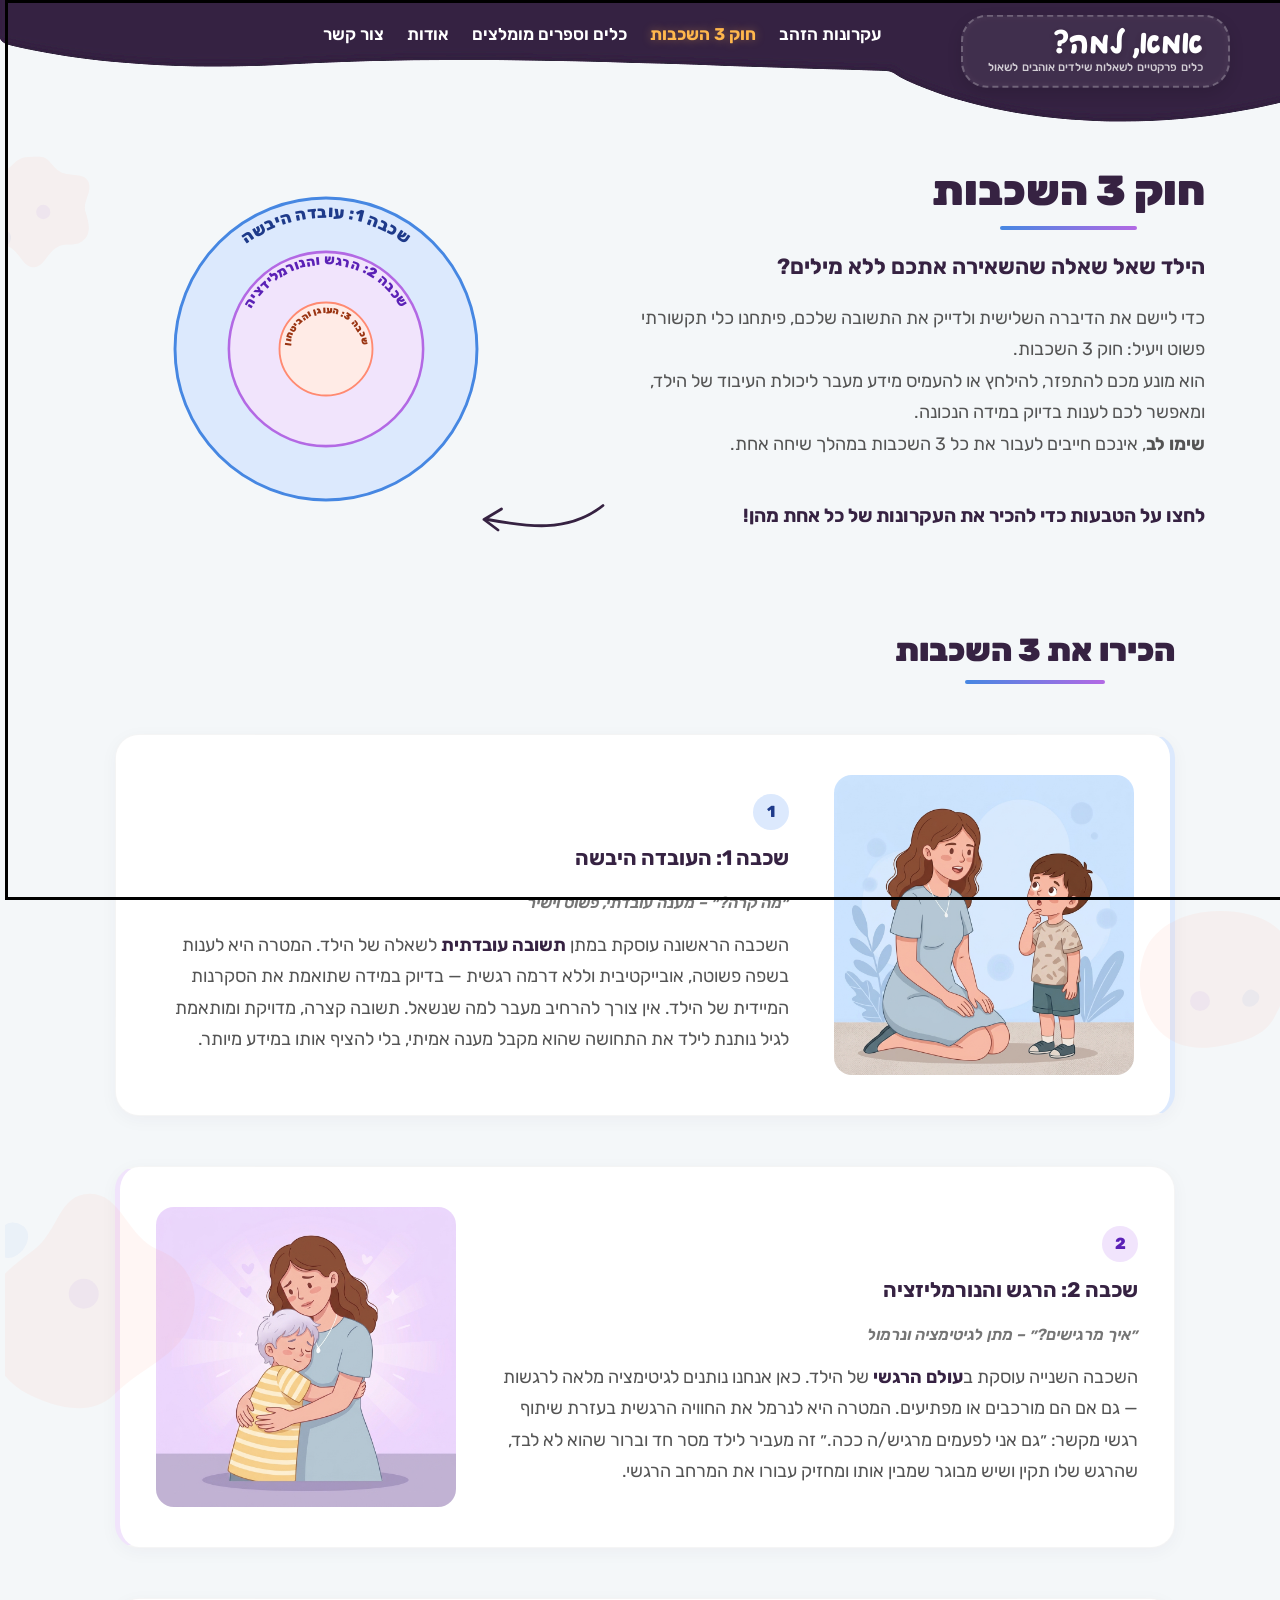
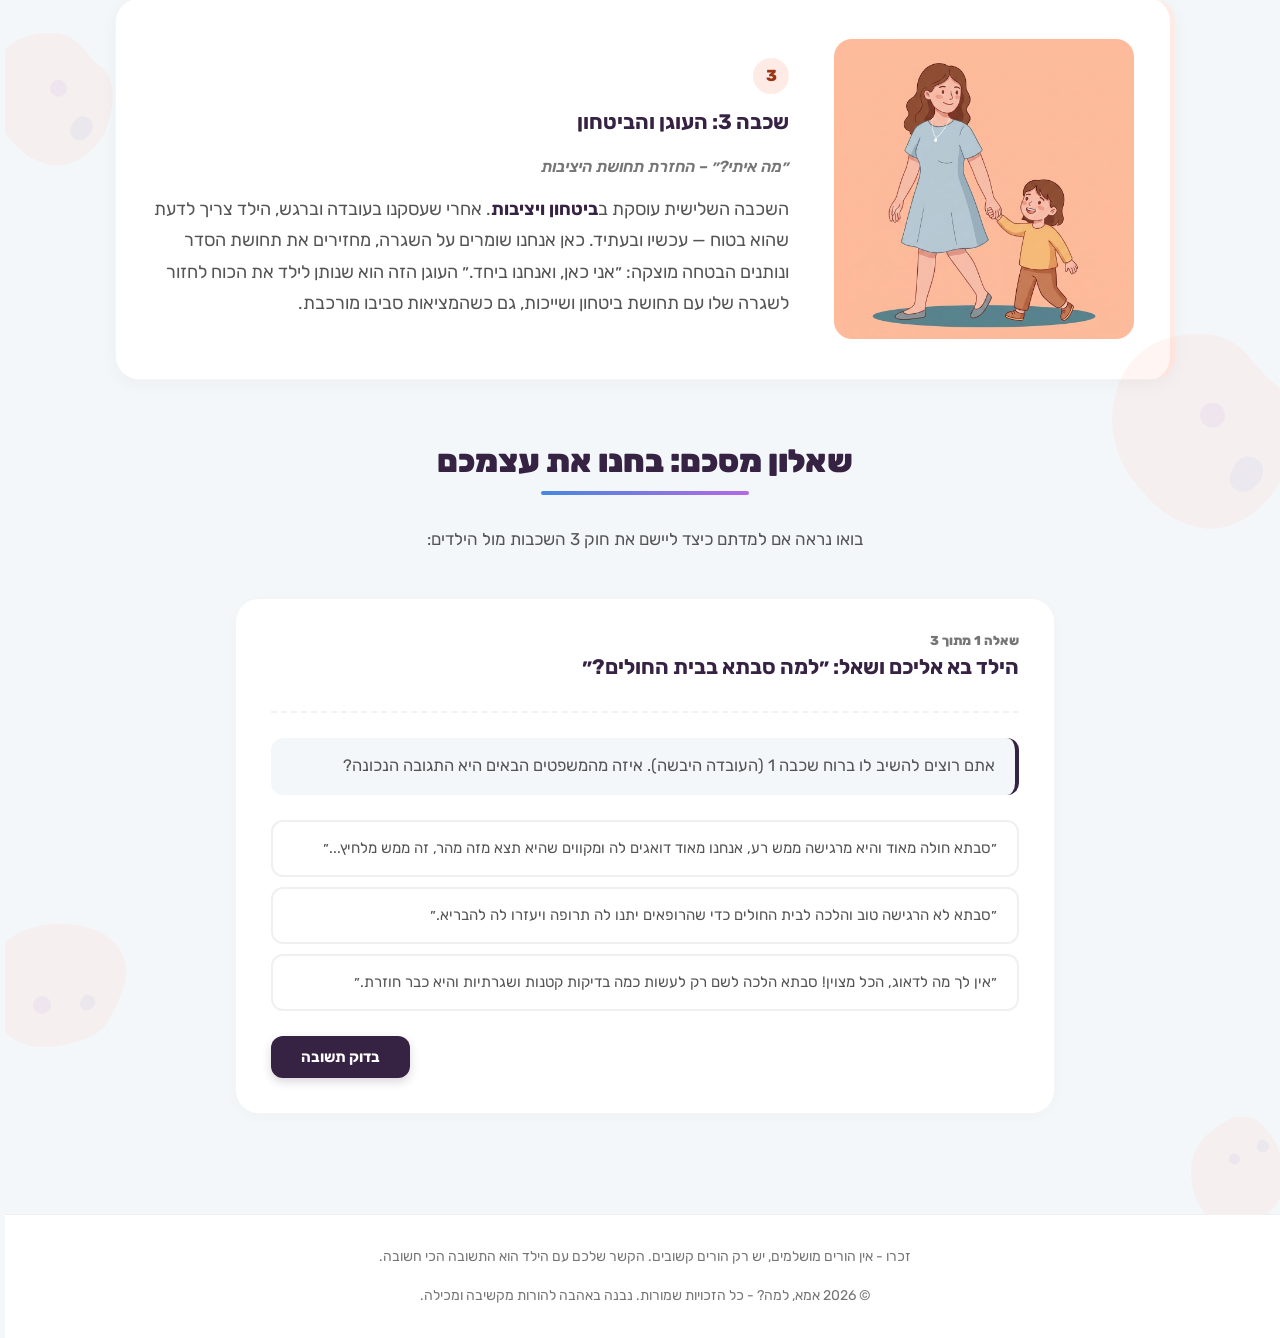
<file: layers.html>
<!DOCTYPE html>
<html lang="he" dir="rtl">

<head>
    <meta charset="utf-8" />
    <title>חוק ה-3 שכבות | אמא, למה?</title>
    <meta name="viewport" content="width=device-width, initial-scale=1.0, user-scalable=yes">

    <!-- Meta Descriptions for SEO -->
    <meta name="description"
        content="הכלי המעשי שיעזור לכם לדייק את התשובות לשאלות הילדים בצורה רכה, יציבה ומותאמת גיל.">

    <!-- CSS Links -->
    <link href="styles/reset.css" rel="stylesheet" />
    <link href="styles/common.css" rel="stylesheet" />
    <link href="styles/layersStyle.css" rel="stylesheet" />
</head>

<body>
    <!-- SVG Gooey Filter Definition (Parsed first to prevent FOUC / layout glitches) -->
    <svg style="position: absolute; width: 0; height: 0; opacity: 0; pointer-events: none;" width="0" height="0"
        xmlns="http://www.w3.org/2000/svg">
        <defs>
            <filter id="goo">
                <feGaussianBlur in="SourceGraphic" stdDeviation="5" result="blur" />
                <feColorMatrix in="blur" mode="matrix" values="1 0 0 0 0  0 1 0 0 0  0 0 1 0 0  0 0 0 18 -7"
                    result="goo" />
            </filter>
        </defs>
    </svg>

    <!-- Thin Frame Border for Visual Focus -->
    <div class="global-frame"></div>

    <!-- Soft Pastel Amorphous Background Graphics inside wrapper to prevent bottom overflow -->
    <div class="bg-decorations-container" aria-hidden="true">
        <!-- Soft Pastel Amorphous Background Graphic on Left (Mid) -->
        <div class="bg-flower-decor">
            <svg viewBox="0 0 200 200" fill="none" xmlns="http://www.w3.org/2000/svg">
                <path
                    d="M100 15C125 15 130 50 155 60C180 70 190 95 180 120C170 145 140 155 120 175C100 195 70 185 50 175C30 165 15 140 15 115C15 90 35 75 55 60C75 45 75 15 100 15Z"
                    fill="#FF8A71" opacity="0.08" />
                <circle cx="95" cy="95" r="12" fill="#8B5CF6" opacity="0.06" />
                <path d="M45 40C55 45 50 60 40 65C30 70 20 60 25 50C30 40 35 35 45 40Z" fill="#4687E2" opacity="0.06" />
            </svg>
        </div>

        <!-- Soft Pastel Amorphous Background Graphic on Right (Mid-Low) -->
        <div class="bg-flower-decor-right">
            <svg viewBox="0 0 200 200" fill="none" xmlns="http://www.w3.org/2000/svg">
                <path
                    d="M100 20C135 20 140 45 160 60C180 75 175 110 165 135C155 160 125 180 100 175C75 170 60 155 45 135C30 115 25 85 35 60C45 35 65 20 100 20Z"
                    fill="#FF8A71" opacity="0.08" />
                <circle cx="110" cy="85" r="10" fill="#8B5CF6" opacity="0.06" />
                <path d="M145 120C155 125 150 140 140 145C130 150 120 140 125 130C130 120 135 115 145 120Z"
                    fill="#4687E2" opacity="0.06" />
            </svg>
        </div>

        <!-- Soft Pastel Amorphous Background Graphic on Left (High) -->
        <div class="bg-flower-decor-left-high">
            <svg viewBox="0 0 200 200" fill="none" xmlns="http://www.w3.org/2000/svg">
                <path
                    d="M100 15C115 15 120 35 135 40C150 45 170 40 175 55C180 70 165 85 170 100C175 115 180 135 165 145C150 155 140 145 125 155C110 165 105 185 90 185C75 185 70 165 55 155C40 145 25 155 15 140C5 125 15 105 15 90C15 75 5 55 15 45C25 35 45 40 55 30C65 20 70 15 90 15Z"
                    fill="#FF8A71" opacity="0.08" />
                <circle cx="105" cy="100" r="11" fill="#8B5CF6" opacity="0.06" />
                <path d="M50 130C60 135 55 150 45 155C35 160 25 150 30 140C35 130 40 125 50 130Z" fill="#4687E2"
                    opacity="0.06" />
            </svg>
        </div>

        <!-- Soft Pastel Amorphous Background Graphic on Left (Mid-Low) -->
        <div class="bg-flower-decor-left-mid-low">
            <svg viewBox="0 0 200 200" fill="none" xmlns="http://www.w3.org/2000/svg">
                <path
                    d="M100 20C135 20 140 45 160 60C180 75 175 110 165 135C155 160 125 180 100 175C75 170 60 155 45 135C30 115 25 85 35 60C45 35 65 20 100 20Z"
                    fill="#FF8A71" opacity="0.08" />
                <circle cx="110" cy="85" r="10" fill="#8B5CF6" opacity="0.06" />
                <path d="M145 120C155 125 150 140 140 145C130 150 120 140 125 130C130 120 135 115 145 120Z"
                    fill="#4687E2" opacity="0.06" />
            </svg>
        </div>

        <!-- Soft Pastel Amorphous Background Graphic on Right (Mid-High) -->
        <div class="bg-flower-decor-right-mid-high">
            <svg viewBox="0 0 200 200" fill="none" xmlns="http://www.w3.org/2000/svg">
                <path
                    d="M100 30C130 30 160 40 170 65C180 90 165 115 155 135C145 155 125 160 100 165C75 170 50 165 35 145C20 125 15 95 25 70C35 45 65 30 100 30Z"
                    fill="#FF8A71" opacity="0.08" />
                <circle cx="80" cy="120" r="10" fill="#8B5CF6" opacity="0.06" />
                <path d="M135 110C142 113 140 122 133 125C126 128 120 122 123 115C126 109 130 107 135 110Z"
                    fill="#4687E2" opacity="0.06" />
            </svg>
        </div>

        <!-- Soft Pastel Amorphous Background Graphic on Right (Low) -->
        <div class="bg-flower-decor-right-low">
            <svg viewBox="0 0 200 200" fill="none" xmlns="http://www.w3.org/2000/svg">
                <path
                    d="M100 20C120 20 135 40 145 60C155 80 160 110 150 135C140 160 115 170 95 175C75 180 55 175 40 155C25 135 20 105 25 80C30 55 55 35 75 25C85 20 85 20 100 20Z"
                    fill="#FF8A71" opacity="0.08" />
                <circle cx="85" cy="80" r="8" fill="#8B5CF6" opacity="0.06" />
                <path d="M130 55C138 58 135 68 128 70C120 72 115 65 118 58C121 52 125 50 130 55Z" fill="#4687E2"
                    opacity="0.06" />
            </svg>
        </div>

        <!-- Soft Pastel Amorphous Background Graphic on Left (Low) -->
        <div class="bg-flower-decor-left-low">
            <svg viewBox="0 0 200 200" fill="none" xmlns="http://www.w3.org/2000/svg">
                <path
                    d="M100 30C130 30 160 40 170 65C180 90 165 115 155 135C145 155 125 160 100 165C75 170 50 165 35 145C20 125 15 95 25 70C35 45 65 30 100 30Z"
                    fill="#FF8A71" opacity="0.08" />
                <circle cx="80" cy="120" r="10" fill="#8B5CF6" opacity="0.06" />
                <path d="M135 110C142 113 140 122 133 125C126 128 120 122 123 115C126 109 130 107 135 110Z"
                    fill="#4687E2" opacity="0.06" />
            </svg>
        </div>

        <!-- Soft Pastel Amorphous Background Graphic on Bottom Right -->
        <div class="bg-flower-decor-bottom-right">
            <svg viewBox="0 0 200 200" fill="none" xmlns="http://www.w3.org/2000/svg">
                <path
                    d="M100 40C120 40 140 50 150 70C160 90 150 110 140 120C130 130 110 135 90 130C70 125 60 110 50 90C40 70 60 50 80 40C90 35 90 40 100 40Z"
                    fill="#FF8A71" opacity="0.08" />
                <circle cx="110" cy="90" r="8" fill="#8B5CF6" opacity="0.06" />
                <path d="M120 70C125 72 122 78 118 80C114 82 110 78 112 74C114 70 116 68 120 70Z" fill="#4687E2"
                    opacity="0.06" />
            </svg>
        </div>
    </div>

    <!-- Eggplant Wavy Header / Navbar -->
    <header class="main-header">
        <div class="header-svgs-bg">
            <svg class="header-bg-wave" viewBox="0 0 1440 120" preserveAspectRatio="none"
                xmlns="http://www.w3.org/2000/svg">
                <path d="M0,0 H1440 V60 C1100,100 700,50 300,70 C150,75 50,60 0,50 Z" fill="#362242" />
            </svg>
            <svg class="header-logo-blob" viewBox="0 0 400 140" preserveAspectRatio="none"
                xmlns="http://www.w3.org/2000/svg">
                <path d="M400,0 V100 C250,140 100,120 20,80 C10,60 0,40 0,0 Z" fill="#362242" />
            </svg>
        </div>
        <div class="header-container">
            <!-- Logo & Slogan (Right aligned in RTL) -->
            <a href="index.html" class="logo-area">
                <span class="logo-title">אמא, למה?</span>
                <span class="logo-slogan">כלים פרקטיים לשאלות שילדים אוהבים לשאול</span>
            </a>

            <!-- Desktop Navigation Links (Left aligned in RTL) -->
            <nav class="desktop-nav" aria-label="ניווט ראשי">
                <ul class="nav-list">
                    <li><a href="index.html#lego-principles" class="nav-link" data-page="home">עקרונות הזהב</a></li>
                    <li><a href="layers.html" class="nav-link active" data-page="layers">חוק 3 השכבות</a></li>
                    <li><a href="tools.html" class="nav-link" data-page="tools">כלים וספרים מומלצים</a></li>
                    <li><a href="about.html" class="nav-link" data-page="about">אודות</a></li>
                    <li><a href="contact.html" class="nav-link" data-page="contact">צור קשר</a></li>
                </ul>
            </nav>

            <!-- Mobile Hamburger Button -->
            <button id="hamburger-btn" class="hamburger-btn" aria-label="פתח תפריט ניווט" aria-expanded="false">
                <span class="hamburger-bar"></span>
                <span class="hamburger-bar"></span>
                <span class="hamburger-bar"></span>
            </button>
        </div>
    </header>

    <!-- Mobile Drawer Navigation -->
    <div id="mobile-menu" class="mobile-menu-drawer">
        <div class="mobile-menu-overlay"></div>
        <div class="mobile-menu-content">
            <div class="mobile-menu-header">
                <span class="mobile-menu-title">אמא, למה?</span>
                <button id="close-menu-btn" class="close-menu-btn" aria-label="סגור תפריט">&times;</button>
            </div>
            <ul class="mobile-nav-list">
                <li><a href="index.html#lego-principles" class="menu-link" data-page="home">עקרונות הזהב</a></li>
                <li><a href="layers.html" class="menu-link active" data-page="layers">חוק 3 השכבות</a></li>
                <li><a href="tools.html" class="menu-link" data-page="tools">כלים וספרים מומלצים</a></li>
                <li><a href="about.html" class="menu-link" data-page="about">אודות</a></li>
                <li><a href="contact.html" class="menu-link" data-page="contact">צור קשר</a></li>
            </ul>
        </div>
    </div>

    <!-- main content container for Content Page 1 -->
    <main class="main-page-content" style="padding-top: 45px; min-height: calc(100vh - 120px);">

        <!-- סקשן מבוא (Above the fold hero) -->
        <section id="layers-intro-section" class="above-the-fold-section" style="margin-top: 0 !important;">
            <div class="layers-hero-container">
                <!-- עמודת תוכן טקסטואלי -->
                <div class="layers-hero-text">
                    <h1 class="hero-title" style="margin-top: 0; margin-bottom: 20px;">חוק 3 השכבות</h1>
                    <p class="intro-paragraph-highlight" style="margin-bottom: 20px;">
                        הילד שאל שאלה שהשאירה אתכם ללא מילים?
                    </p>
                    <p class="intro-paragraph" style="margin-bottom: 25px; line-height: 1.75;">
                        כדי ליישם את הדיברה השלישית ולדייק את התשובה שלכם, פיתחנו כלי תקשורתי פשוט ויעיל: חוק 3
                        השכבות.<br>
                        הוא מונע מכם להתפזר, להילחץ או להעמיס מידע מעבר ליכולת העיבוד של הילד, ומאפשר לכם לענות בדיוק
                        במידה הנכונה.<br>
                        <strong>שימו לב</strong>, אינכם חייבים לעבור את כל 3 השכבות במהלך שיחה אחת.
                    </p>

                    <!-- הנחיה אינטראקטיבית עם חץ מצביע -->
                    <div class="instruction-arrow-wrapper">
                        <p class="intro-paragraph rings-instruction">
                            לחצו על הטבעות כדי להכיר את העקרונות של כל אחת מהן!
                        </p>
                        <svg class="interactive-arrow" viewBox="0 0 200 60" fill="none" stroke="var(--eggplant)"
                            stroke-width="4" stroke-linecap="round" stroke-linejoin="round" aria-hidden="true">
                            <path d="M180,15 C130,55 70,45 15,35" />
                            <path d="M35,20 L10,35 L30,50" />
                        </svg>
                    </div>
                </div>

                <!-- עמודת איור / טבעות קונצנטריות -->
                <div class="layers-hero-visual">
                    <div class="layers-rings-container rings-overlay" id="layers-rings-container">
                        <!-- Ring 3 (Outermost) -->
                        <div class="layer-ring ring-3" data-layer="1" role="button" tabindex="0" aria-label="שכבה 1: העובדה היבשה">
                            <svg class="ring-svg" viewBox="0 0 340 340">
                                <defs>
                                    <path id="ring3-text-path"
                                        d="M170,170 m-135,0 a135,135 0 1,1 270,0 a135,135 0 1,1 -270,0" />
                                </defs>
                                <circle cx="170" cy="170" r="155" class="ring-fill ring-fill-1" />
                                <text class="ring-label ring-label-1">
                                    <textPath href="#ring3-text-path" startOffset="25%" text-anchor="middle">השביה הדבוע :1 הבכש</textPath>
                                </text>
                            </svg>
                        </div>

                        <!-- Ring 2 (Middle) -->
                        <div class="layer-ring ring-2" data-layer="2" role="button" tabindex="0" aria-label="שכבה 2: הרגש והנורמליזציה">
                            <svg class="ring-svg" viewBox="0 0 260 260">
                                <defs>
                                    <path id="ring2-text-path"
                                        d="M130,130 m-100,0 a100,100 0 1,1 200,0 a100,100 0 1,1 -200,0" />
                                </defs>
                                <circle cx="130" cy="130" r="115" class="ring-fill ring-fill-2" />
                                <text class="ring-label ring-label-2">
                                    <textPath href="#ring2-text-path" startOffset="25%" text-anchor="middle">היצדילמרונהו שגרה :2 הבכש</textPath>
                                </text>
                            </svg>
                        </div>

                        <!-- Ring 1 (Innermost) -->
                        <div class="layer-ring ring-1" data-layer="3" role="button" tabindex="0" aria-label="שכבה 3: העוגן והביטחון">
                            <svg class="ring-svg" viewBox="0 0 180 180">
                                <defs>
                                    <path id="ring1-text-path"
                                        d="M90,90 m-58,0 a58,58 0 1,1 116,0 a58,58 0 1,1 -116,0" />
                                </defs>
                                <circle cx="90" cy="90" r="75" class="ring-fill ring-fill-3" />
                                <text class="ring-label ring-label-3">
                                    <textPath href="#ring1-text-path" startOffset="25%" text-anchor="middle">ןוחטיבהו ןגועה :3 הבכש</textPath>
                                </text>
                            </svg>
                        </div>
                    </div>
                </div>
            </div>
        </section>

        <!-- סקשיין הרחבה על כל שכבה -->
        <section class="layers-detail-section">
            <h2 class="section-main-title">הכירו את 3 השכבות</h2>

            <div class="layers-detail-grid">

                <!-- שכבה 1 -->
                <article class="layer-detail-card card-layer-1">
                    <div class="layer-detail-illustration">
                        <img src="images/layer1-scene.png" alt="" />
                    </div>
                    <div class="layer-detail-content">
                        <div class="layer-detail-badge">
                            <span class="badge-num badge-1">1</span>
                        </div>
                        <h3 class="layer-detail-title">שכבה 1: העובדה היבשה</h3>
                        <p class="layer-detail-subtitle">״מה קרה?״ – מענה עובדתי, פשוט וישיר</p>
                        <p class="layer-detail-desc">
                            השכבה הראשונה עוסקת במתן <strong>תשובה עובדתית</strong> לשאלה של הילד.
                            המטרה היא לענות בשפה פשוטה, אובייקטיבית וללא דרמה רגשית —
                            בדיוק במידה שתואמת את הסקרנות המיידית של הילד.
                            אין צורך להרחיב מעבר למה שנשאל. תשובה קצרה, מדויקת ומותאמת לגיל
                            נותנת לילד את התחושה שהוא מקבל מענה אמיתי, בלי להציף אותו במידע מיותר.
                        </p>
                    </div>
                </article>

                <!-- שכבה 2 -->
                <article class="layer-detail-card card-layer-2">
                    <div class="layer-detail-illustration">
                        <img src="images/layer2-scene.png" alt="" />
                    </div>
                    <div class="layer-detail-content">
                        <div class="layer-detail-badge">
                            <span class="badge-num badge-2">2</span>
                        </div>
                        <h3 class="layer-detail-title">שכבה 2: הרגש והנורמליזציה</h3>
                        <p class="layer-detail-subtitle">״איך מרגישים?״ – מתן לגיטימציה ונרמול</p>
                        <p class="layer-detail-desc">
                            השכבה השנייה עוסקת ב<strong>עולם הרגשי</strong> של הילד.
                            כאן אנחנו נותנים לגיטימציה מלאה לרגשות — גם אם הם מורכבים או מפתיעים.
                            המטרה היא לנרמל את החוויה הרגשית בעזרת שיתוף רגשי מקשר:
                            ״גם אני לפעמים מרגיש/ה ככה.״
                            זה מעביר לילד מסר חד וברור שהוא לא לבד, שהרגש שלו תקין ושיש מבוגר
                            שמבין אותו ומחזיק עבורו את המרחב הרגשי.
                        </p>
                    </div>
                </article>

                <!-- שכבה 3 -->
                <article class="layer-detail-card card-layer-3">
                    <div class="layer-detail-illustration">
                        <img src="images/layer3-scene.png" alt="" />
                    </div>
                    <div class="layer-detail-content">
                        <div class="layer-detail-badge">
                            <span class="badge-num badge-3">3</span>
                        </div>
                        <h3 class="layer-detail-title">שכבה 3: העוגן והביטחון</h3>
                        <p class="layer-detail-subtitle">״מה איתי?״ – החזרת תחושת היציבות</p>
                        <p class="layer-detail-desc">
                            השכבה השלישית עוסקת ב<strong>ביטחון ויציבות</strong>.
                            אחרי שעסקנו בעובדה וברגש, הילד צריך לדעת שהוא בטוח — עכשיו ובעתיד.
                            כאן אנחנו שומרים על השגרה, מחזירים את תחושת הסדר ונותנים הבטחה מוצקה:
                            ״אני כאן, ואנחנו ביחד.״
                            העוגן הזה הוא שנותן לילד את הכוח לחזור לשגרה שלו עם תחושת ביטחון
                            ושייכות, גם כשהמציאות סביבו מורכבת.
                        </p>
                    </div>
                </article>

            </div>
        </section>

        <!-- סקשן שאלון מסכם - נקי ומובנה -->
        <section id="summary-quiz-section" class="summary-quiz-section">
            <div class="section-title-wrapper text-center">
                <h2 class="section-main-title">שאלון מסכם: בחנו את עצמכם</h2>
                <p class="section-main-subtitle">בואו נראה אם למדתם כיצד ליישם את חוק 3 השכבות מול הילדים:</p>
            </div>

            <form id="quiz-form" class="quiz-container-flat">
                <!-- גוף השאלון -->
                <div id="quiz-body-container">
                    <fieldset class="quiz-fieldset" style="border: none; padding: 0; margin: 0;">
                        <legend class="visually-hidden">שאלון מסכם: בחנו את עצמכם</legend>
                        <div class="quiz-header">
                            <span class="quiz-step-indicator" id="quiz-step">שאלת תרגול</span>
                            <h3 class="quiz-question-title" id="quiz-title">טוען שאלה...</h3>
                        </div>
                        <div class="quiz-question-scenario" id="quiz-scenario">טוען תיאור מצב...</div>
                        <div class="quiz-options-list" role="radiogroup" aria-labelledby="quiz-title" id="quiz-options-container">
                            <!-- אפשרויות בחירה דינמיות -->
                        </div>
                    </fieldset>

                    <div id="quiz-feedback" class="quiz-feedback-box" style="display: none;" role="alert"></div>

                    <div class="quiz-action-btn-row">
                        <button type="submit" id="quiz-submit-btn" class="quiz-submit-next-btn" disabled>בדוק תשובה</button>
                    </div>
                </div>

                <!-- תצוגת תוצאות סופיות - מוסתרת כברירת מחדל -->
                <div class="quiz-result-view" id="quiz-result-container" style="display: none;">
                    <span class="quiz-result-icon" id="quiz-result-icon">🏆</span>
                    <h3 class="quiz-result-title">סיימת את השאלון המסכם!</h3>
                    <p class="quiz-result-score">
                        ענית נכון על <strong id="quiz-result-score-count">0</strong> מתוך <strong>3</strong> שאלות.
                    </p>
                    <div class="filter-feedback" id="quiz-result-badge-container"
                        style="background-color: #E6F6ED; border-right: 4px solid #2ECC71; color: #1E6B3F; padding: 15px 25px; border-radius: 12px; margin-top: 10px;">
                        תג נרכש: <strong id="quiz-result-badge">הורה קשוב ומדויק! ⚓</strong>
                    </div>
                    <button type="button" id="quiz-restart-btn" class="quiz-restart-btn">התחל מחדש 🔄</button>
                </div>
            </form>
        </section>

    </main>

    <!-- Footer Area -->
    <footer class="main-footer" style="margin-top: 40px;">
        <p class="footer-quote">זכרו - אין הורים מושלמים, יש רק הורים קשובים. הקשר שלכם עם הילד הוא התשובה הכי חשובה.
        </p>
        <p class="footer-copyright" style="margin-top: 15px;">© 2026 אמא, למה? - כל הזכויות שמורות. נבנה באהבה להורות
            מקשיבה ומכילה.</p>
    </footer>

    <!-- JavaScripts -->
    <script src="scripts/dashboard.js"></script>
    <script src="scripts/layersPage.js"></script>
</body>

</html>
</file>
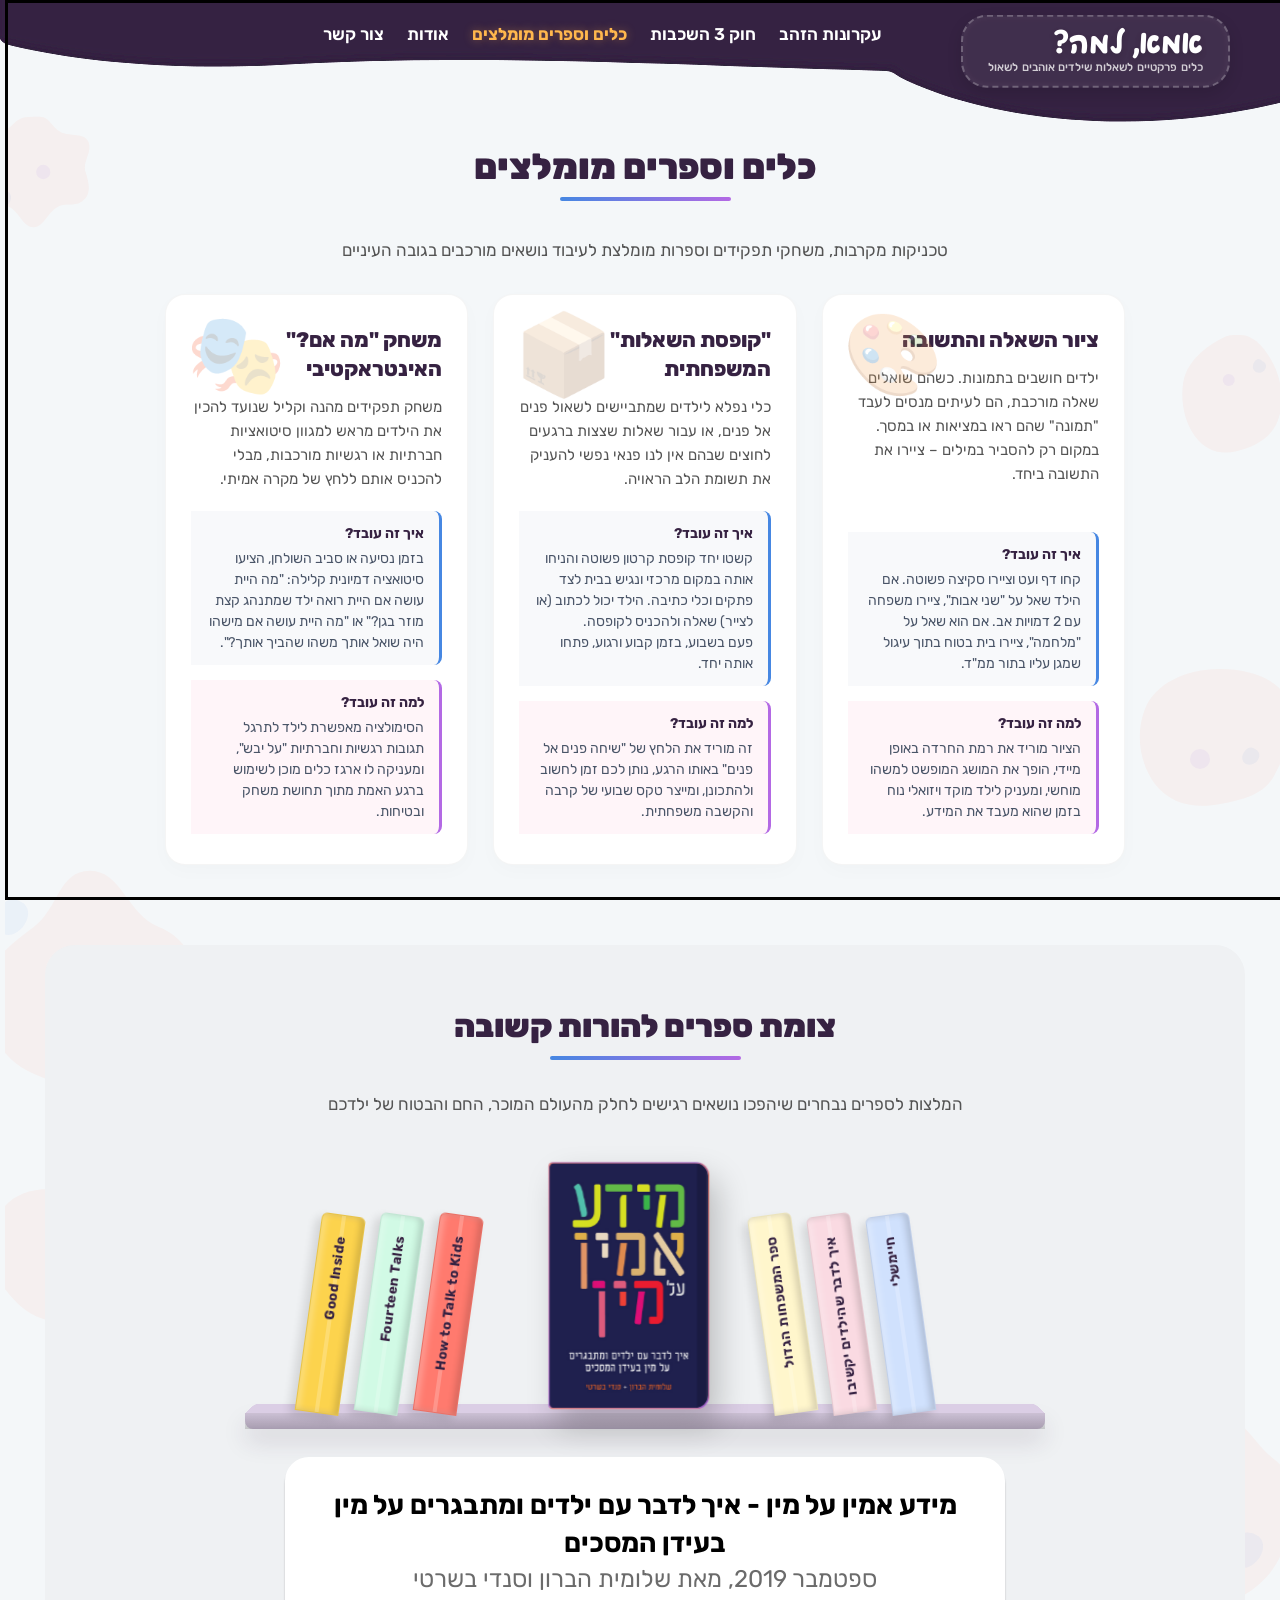
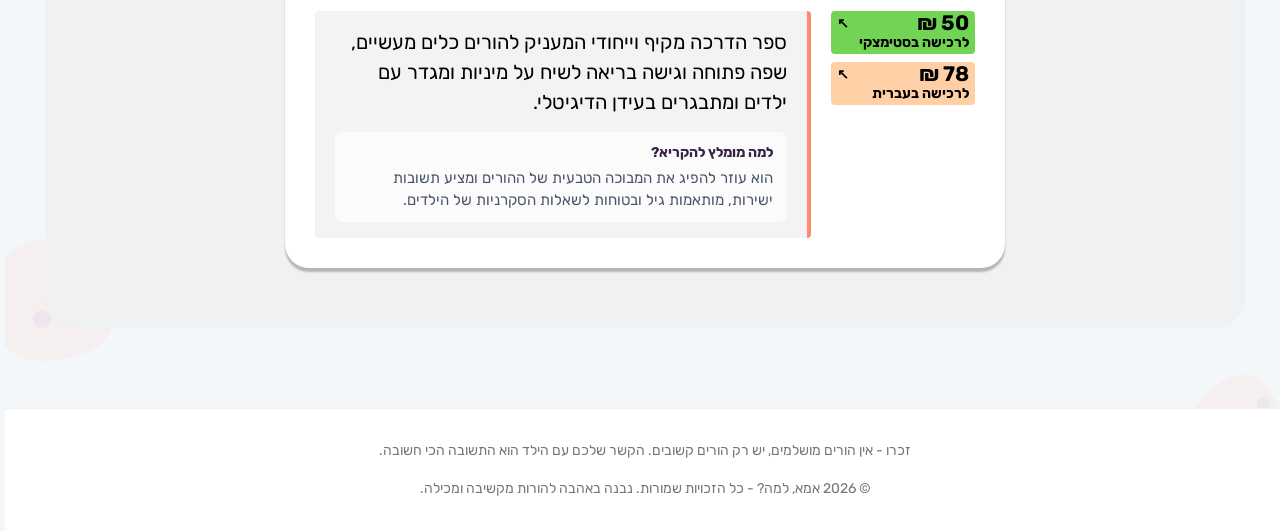
<file: tools.html>
<!DOCTYPE html>
<html lang="he" dir="rtl">

<head>
    <meta charset="utf-8" />
    <title>כלים להורים וספרים מומלצים | אמא, למה?</title>
    <meta name="viewport" content="width=device-width, initial-scale=1.0, user-scalable=yes">

    <!-- Meta Descriptions for SEO -->
    <meta name="description"
        content="טכניקות מעשיות, משחקי תפקידים והמלצות לספרים שיהפכו כל נושא מורכב לשיחה זורמת ומקרבת בגובה העיניים.">

    <!-- CSS Links -->
    <link href="styles/reset.css" rel="stylesheet" />
    <link href="styles/common.css" rel="stylesheet" />
    <link href="styles/toolsStyle.css" rel="stylesheet" />
</head>

<body>
    <!-- SVG Gooey Filter Definition (Parsed first to prevent FOUC / layout glitches) -->
    <svg style="position: absolute; width: 0; height: 0; opacity: 0; pointer-events: none;" width="0" height="0"
        xmlns="http://www.w3.org/2000/svg">
        <defs>
            <filter id="goo">
                <feGaussianBlur in="SourceGraphic" stdDeviation="5" result="blur" />
                <feColorMatrix in="blur" mode="matrix" values="1 0 0 0 0  0 1 0 0 0  0 0 1 0 0  0 0 0 18 -7"
                    result="goo" />
            </filter>
        </defs>
    </svg>

    <!-- Thin Frame Border for Visual Focus -->
    <div class="global-frame"></div>

    <!-- Soft Pastel Amorphous Background Graphics inside wrapper to prevent bottom overflow -->
    <div class="bg-decorations-container" aria-hidden="true">
        <!-- Soft Pastel Amorphous Background Graphic on Left (Mid) -->
        <div class="bg-flower-decor">
            <svg viewBox="0 0 200 200" fill="none" xmlns="http://www.w3.org/2000/svg">
                <path
                    d="M100 15C125 15 130 50 155 60C180 70 190 95 180 120C170 145 140 155 120 175C100 195 70 185 50 175C30 165 15 140 15 115C15 90 35 75 55 60C75 45 75 15 100 15Z"
                    fill="#FF8A71" opacity="0.08" />
                <circle cx="95" cy="95" r="12" fill="#8B5CF6" opacity="0.06" />
                <path d="M45 40C55 45 50 60 40 65C30 70 20 60 25 50C30 40 35 35 45 40Z" fill="#4687E2" opacity="0.06" />
            </svg>
        </div>

        <!-- Soft Pastel Amorphous Background Graphic on Right (Mid-Low) -->
        <div class="bg-flower-decor-right">
            <svg viewBox="0 0 200 200" fill="none" xmlns="http://www.w3.org/2000/svg">
                <path
                    d="M100 20C135 20 140 45 160 60C180 75 175 110 165 135C155 160 125 180 100 175C75 170 60 155 45 135C30 115 25 85 35 60C45 35 65 20 100 20Z"
                    fill="#FF8A71" opacity="0.08" />
                <circle cx="110" cy="85" r="10" fill="#8B5CF6" opacity="0.06" />
                <path d="M145 120C155 125 150 140 140 145C130 150 120 140 125 130C130 120 135 115 145 120Z"
                    fill="#4687E2" opacity="0.06" />
            </svg>
        </div>

        <!-- Soft Pastel Amorphous Background Graphic on Left (High) -->
        <div class="bg-flower-decor-left-high">
            <svg viewBox="0 0 200 200" fill="none" xmlns="http://www.w3.org/2000/svg">
                <path
                    d="M100 15C115 15 120 35 135 40C150 45 170 40 175 55C180 70 165 85 170 100C175 115 180 135 165 145C150 155 140 145 125 155C110 165 105 185 90 185C75 185 70 165 55 155C40 145 25 155 15 140C5 125 15 105 15 90C15 75 5 55 15 45C25 35 45 40 55 30C65 20 70 15 90 15Z"
                    fill="#FF8A71" opacity="0.08" />
                <circle cx="105" cy="100" r="11" fill="#8B5CF6" opacity="0.06" />
                <path d="M50 130C60 135 55 150 45 155C35 160 25 150 30 140C35 130 40 125 50 130Z" fill="#4687E2"
                    opacity="0.06" />
            </svg>
        </div>

        <!-- Soft Pastel Amorphous Background Graphic on Left (Mid-Low) -->
        <div class="bg-flower-decor-left-mid-low">
            <svg viewBox="0 0 200 200" fill="none" xmlns="http://www.w3.org/2000/svg">
                <path
                    d="M100 20C135 20 140 45 160 60C180 75 175 110 165 135C155 160 125 180 100 175C75 170 60 155 45 135C30 115 25 85 35 60C45 35 65 20 100 20Z"
                    fill="#FF8A71" opacity="0.08" />
                <circle cx="110" cy="85" r="10" fill="#8B5CF6" opacity="0.06" />
                <path d="M145 120C155 125 150 140 140 145C130 150 120 140 125 130C130 120 135 115 145 120Z"
                    fill="#4687E2" opacity="0.06" />
            </svg>
        </div>

        <!-- Soft Pastel Amorphous Background Graphic on Right (Mid-High) -->
        <div class="bg-flower-decor-right-mid-high">
            <svg viewBox="0 0 200 200" fill="none" xmlns="http://www.w3.org/2000/svg">
                <path
                    d="M100 30C130 30 160 40 170 65C180 90 165 115 155 135C145 155 125 160 100 165C75 170 50 165 35 145C20 125 15 95 25 70C35 45 65 30 100 30Z"
                    fill="#FF8A71" opacity="0.08" />
                <circle cx="80" cy="120" r="10" fill="#8B5CF6" opacity="0.06" />
                <path d="M135 110C142 113 140 122 133 125C126 128 120 122 123 115C126 109 130 107 135 110Z"
                    fill="#4687E2" opacity="0.06" />
            </svg>
        </div>

        <!-- Soft Pastel Amorphous Background Graphic on Right (Low) -->
        <div class="bg-flower-decor-right-low">
            <svg viewBox="0 0 200 200" fill="none" xmlns="http://www.w3.org/2000/svg">
                <path
                    d="M100 20C120 20 135 40 145 60C155 80 160 110 150 135C140 160 115 170 95 175C75 180 55 175 40 155C25 135 20 105 25 80C30 55 55 35 75 25C85 20 85 20 100 20Z"
                    fill="#FF8A71" opacity="0.08" />
                <circle cx="85" cy="80" r="8" fill="#8B5CF6" opacity="0.06" />
                <path d="M130 55C138 58 135 68 128 70C120 72 115 65 118 58C121 52 125 50 130 55Z" fill="#4687E2"
                    opacity="0.06" />
            </svg>
        </div>

        <!-- Soft Pastel Amorphous Background Graphic on Right (High) -->
        <div class="bg-flower-decor-right-high">
            <svg viewBox="0 0 200 200" fill="none" xmlns="http://www.w3.org/2000/svg">
                <path
                    d="M100 20C120 20 135 40 145 60C155 80 160 110 150 135C140 160 115 170 95 175C75 180 55 175 40 155C25 135 20 105 25 80C30 55 55 35 75 25C85 20 85 20 100 20Z"
                    fill="#FF8A71" opacity="0.08" />
                <circle cx="85" cy="80" r="8" fill="#8B5CF6" opacity="0.06" />
                <path d="M130 55C138 58 135 68 128 70C120 72 115 65 118 58C121 52 125 50 130 55Z" fill="#4687E2"
                    opacity="0.06" />
            </svg>
        </div>

        <!-- Soft Pastel Amorphous Background Graphic on Left (Low) -->
        <div class="bg-flower-decor-left-low">
            <svg viewBox="0 0 200 200" fill="none" xmlns="http://www.w3.org/2000/svg">
                <path
                    d="M100 30C130 30 160 40 170 65C180 90 165 115 155 135C145 155 125 160 100 165C75 170 50 165 35 145C20 125 15 95 25 70C35 45 65 30 100 30Z"
                    fill="#FF8A71" opacity="0.08" />
                <circle cx="80" cy="120" r="10" fill="#8B5CF6" opacity="0.06" />
                <path d="M135 110C142 113 140 122 133 125C126 128 120 122 123 115C126 109 130 107 135 110Z"
                    fill="#4687E2" opacity="0.06" />
            </svg>
        </div>

        <!-- Soft Pastel Amorphous Background Graphic on Bottom Right -->
        <div class="bg-flower-decor-bottom-right">
            <svg viewBox="0 0 200 200" fill="none" xmlns="http://www.w3.org/2000/svg">
                <path
                    d="M100 40C120 40 140 50 150 70C160 90 150 110 140 120C130 130 110 135 90 130C70 125 60 110 50 90C40 70 60 50 80 40C90 35 90 40 100 40Z"
                    fill="#FF8A71" opacity="0.08" />
                <circle cx="110" cy="90" r="8" fill="#8B5CF6" opacity="0.06" />
                <path d="M120 70C125 72 122 78 118 80C114 82 110 78 112 74C114 70 116 68 120 70Z" fill="#4687E2"
                    opacity="0.06" />
            </svg>
        </div>
    </div>

    <!-- Eggplant Wavy Header / Navbar -->
    <header class="main-header">
        <div class="header-svgs-bg">
            <svg class="header-bg-wave" viewBox="0 0 1440 120" preserveAspectRatio="none"
                xmlns="http://www.w3.org/2000/svg">
                <path d="M0,0 H1440 V60 C1100,100 700,50 300,70 C150,75 50,60 0,50 Z" fill="#362242" />
            </svg>
            <svg class="header-logo-blob" viewBox="0 0 400 140" preserveAspectRatio="none"
                xmlns="http://www.w3.org/2000/svg">
                <path d="M400,0 V100 C250,140 100,120 20,80 C10,60 0,40 0,0 Z" fill="#362242" />
            </svg>
        </div>
        <div class="header-container">
            <!-- Logo & Slogan (Right aligned in RTL) -->
            <a href="index.html" class="logo-area">
                <span class="logo-title">אמא, למה?</span>
                <span class="logo-slogan">כלים פרקטיים לשאלות שילדים אוהבים לשאול</span>
            </a>

            <!-- Desktop Navigation Links (Left aligned in RTL) -->
            <nav class="desktop-nav" aria-label="ניווט ראשי">
                <ul class="nav-list">
                    <li><a href="index.html#lego-principles" class="nav-link" data-page="home">עקרונות הזהב</a></li>
                    <li><a href="layers.html" class="nav-link" data-page="layers">חוק 3 השכבות</a></li>
                    <li><a href="tools.html" class="nav-link active" data-page="tools">כלים וספרים מומלצים</a></li>
                    <li><a href="about.html" class="nav-link" data-page="about">אודות</a></li>
                    <li><a href="contact.html" class="nav-link" data-page="contact">צור קשר</a></li>
                </ul>
            </nav>

            <!-- Mobile Hamburger Button -->
            <button id="hamburger-btn" class="hamburger-btn" aria-label="פתח תפריט ניווט" aria-expanded="false">
                <span class="hamburger-bar"></span>
                <span class="hamburger-bar"></span>
                <span class="hamburger-bar"></span>
            </button>
        </div>
    </header>

    <!-- Mobile Drawer Navigation -->
    <div id="mobile-menu" class="mobile-menu-drawer">
        <div class="mobile-menu-overlay"></div>
        <div class="mobile-menu-content">
            <div class="mobile-menu-header">
                <span class="mobile-menu-title">אמא, למה?</span>
                <button id="close-menu-btn" class="close-menu-btn" aria-label="סגור תפריט">&times;</button>
            </div>
            <ul class="mobile-nav-list">
                <li><a href="index.html#lego-principles" class="menu-link" data-page="home">עקרונות הזהב</a></li>
                <li><a href="layers.html" class="menu-link" data-page="layers">חוק 3 השכבות</a></li>
                <li><a href="tools.html" class="menu-link active" data-page="tools">כלים וספרים מומלצים</a></li>
                <li><a href="about.html" class="menu-link" data-page="about">אודות</a></li>
                <li><a href="contact.html" class="menu-link" data-page="contact">צור קשר</a></li>
            </ul>
        </div>
    </div>

    <!-- main content container for Content Page 2 -->
    <main class="main-page-content" style="padding-top: 70px; min-height: calc(100vh - 120px);">

        <!-- כותרת ראשית של העמוד לשיפור הסמנטיקה וה-SEO -->
        <div class="section-title-wrapper text-center" style="margin-top: 25px; margin-bottom: 30px;">
            <h1 class="section-main-title" style="font-size: 36px;">כלים וספרים מומלצים</h1>
            <p class="section-main-subtitle">טכניקות מקרבות, משחקי תפקידים וספרות מומלצת לעיבוד נושאים מורכבים בגובה העיניים</p>
        </div>

        <!-- סקשן 3: כלים להורים -->
        <section id="parent-tools" class="below-the-fold-section"
            style="padding-top: 0 !important; margin-top: 0 !important;">
            <div class="tools-grid">
                <!-- כלי 1: ציור -->
                <article class="tool-card">
                    <div class="tool-icon">🎨</div>
                    <h3 class="tool-title">ציור השאלה והתשובה</h3>
                    <p class="tool-desc">
                        ילדים חושבים בתמונות. כשהם שואלים שאלה מורכבת, הם לעיתים מנסים לעבד "תמונה" שהם ראו במציאות או
                        במסך. במקום רק להסביר במילים – ציירו את התשובה ביחד.
                    </p>
                    <div class="tool-how-to">
                        <strong>איך זה עובד?</strong>
                        קחו דף ועט וציירו סקיצה פשוטה. אם הילד שאל על "שני אבות", ציירו משפחה עם 2 דמויות אב. אם הוא שאל
                        על "מלחמה", ציירו בית בטוח בתוך עיגול שמגן עליו בתור ממ"ד.
                    </div>
                    <div class="tool-why">
                        <strong>למה זה עובד?</strong>
                        הציור מוריד את רמת החרדה באופן מיידי, הופך את המושג המופשט למשהו מוחשי, ומעניק לילד מוקד ויזואלי
                        נוח בזמן שהוא מעבד את המידע.
                    </div>
                </article>

                <!-- כלי 2: קופסת השאלות -->
                <article class="tool-card">
                    <div class="tool-icon">📦</div>
                    <h3 class="tool-title">"קופסת השאלות" המשפחתית</h3>
                    <p class="tool-desc">
                        כלי נפלא לילדים שמתביישים לשאול פנים אל פנים, או עבור שאלות שצצות ברגעים לחוצים שבהם אין לנו
                        פנאי נפשי להעניק את תשומת הלב הראויה.
                    </p>
                    <div class="tool-how-to">
                        <strong>איך זה עובד?</strong>
                        קשטו יחד קופסת קרטון פשוטה והניחו אותה במקום מרכזי ונגיש בבית לצד פתקים וכלי כתיבה. הילד יכול
                        לכתוב (או לצייר) שאלה ולהכניס לקופסה.<br>פעם בשבוע, בזמן קבוע ורגוע, פתחו אותה יחד.
                    </div>
                    <div class="tool-why">
                        <strong>למה זה עובד?</strong>
                        זה מוריד את הלחץ של "שיחה פנים אל פנים" באותו הרגע, נותן לכם זמן לחשוב ולהתכונן, ומייצר טקס
                        שבועי של קרבה והקשבה משפחתית.
                    </div>
                </article>

                <!-- כלי 3: משחק מה אם -->
                <article class="tool-card">
                    <div class="tool-icon">🎭</div>
                    <h3 class="tool-title">משחק "מה אם?" האינטראקטיבי</h3>
                    <p class="tool-desc">
                        משחק תפקידים מהנה וקליל שנועד להכין את הילדים מראש למגוון סיטואציות חברתיות או רגשיות מורכבות,
                        מבלי להכניס אותם ללחץ של מקרה אמיתי.
                    </p>
                    <div class="tool-how-to">
                        <strong>איך זה עובד?</strong>
                        בזמן נסיעה או סביב השולחן, הציעו סיטואציה דמיונית קלילה: "מה היית עושה אם היית רואה ילד שמתנהג
                        קצת מוזר בגן?" או "מה היית עושה אם מישהו היה שואל אותך משהו שהביך אותך?".
                    </div>
                    <div class="tool-why">
                        <strong>למה זה עובד?</strong>
                        הסימולציה מאפשרת לילד לתרגל תגובות רגשיות וחברתיות "על יבש", ומעניקה לו ארגז כלים מוכן לשימוש
                        ברגע האמת מתוך תחושת משחק ובטיחות.
                    </div>
                </article>
            </div>
        </section>

        <!-- סקשן 4: צומת ספרים (מדף ספרים אינטראקטיבי) -->
        <section id="bookshelf-section" class="below-the-fold-section bg-alt-section" style="box-shadow: none;">
            <div class="section-title-wrapper text-center">
                <h2 class="section-main-title">צומת ספרים להורות קשובה</h2>
                <p class="section-main-subtitle">המלצות לספרים נבחרים שיהפכו נושאים רגישים לחלק מהעולם המוכר, החם והבטוח
                    של ילדכם</p>
            </div>

            <div class="bookshelf-workspace">
                <!-- Interactive Bookshelf -->
                <div class="bookshelf-container">
                    <div class="bookshelf-row">
                        <!-- Left books (leaning left) -->
                        <div class="books-group group-left">
                            <!-- Book 1 -->
                            <div class="bookshelf-book lean-left active" data-book-index="0" role="button" tabindex="0" aria-label="מידע אמין על מין - מאת שלומית הברון"
                                data-title="מידע אמין על מין - איך לדבר עם ילדים ומתבגרים על מין בעידן המסכים"
                                data-author="ספטמבר 2019, מאת שלומית הברון וסנדי בשרטי"
                                data-summary="ספר הדרכה מקיף וייחודי המעניק להורים כלים מעשיים, שפה פתוחה וגישה בריאה לשיח על מיניות ומגדר עם ילדים ומתבגרים בעידן הדיגיטלי."
                                data-why="הוא עוזר להפיג את המבוכה הטבעית של ההורים ומציע תשובות ישירות, מותאמות גיל ובטוחות לשאלות הסקרניות של הילדים."
                                data-emoji="📱" data-cover-img="images/bookCovers/reliableInformation.jpg"
                                data-theme-color="linear-gradient(135deg, #FF8A71, #B369E4)" data-spine-color="#1B365D"
                                data-accent-color="#FF8A71" data-btn1-url="https://www.steimatzky.co.il/011415280"
                                data-btn1-label="לרכישה בסטימצקי" data-btn1-price="50 ₪" data-btn1-class="bg-steimatzky"
                                data-btn2-url="https://www.e-vrit.co.il/Product/15672/%D7%9E%D7%99%D7%93%D7%A2_%D7%90%D7%9E%D7%99%D7%9F_%D7%A2%D7%9C_%D7%9E%D7%99%D7%9F"
                                data-btn2-label="לרכישה בעברית" data-btn2-price="78 ₪" data-btn2-class="bg-evrit">
                                <div class="book-3d-model">
                                    <!-- Spine View -->
                                    <div class="book-spine-view"
                                        style="--spine-color: #1B365D; --accent-color: #FF8A71; --eggplant: #FFFFFF;">
                                        <div class="spine-line"></div>
                                        <span class="spine-text">מידע אמין על מין</span>
                                    </div>
                                    <!-- Cover View -->
                                    <div class="book-cover-view"
                                        style="background: linear-gradient(135deg, #FF8A71, #B369E4);">
                                        <div class="book-spine-edge"></div>
                                        <div class="cover-content-fallback">
                                            <div class="cover-emoji">📱</div>
                                            <span class="cover-title">מידע אמין על מין</span>
                                            <span class="cover-author">שלומית הברון</span>
                                        </div>
                                        <img src="" alt="" class="cover-image-real" style="display: none;" />
                                    </div>
                                </div>
                            </div>
                            <!-- Book 2 -->
                            <div class="bookshelf-book lean-left" data-book-index="1" role="button" tabindex="0" aria-label="חיימשלי - מאת עינת נתן"
                                data-title="חיימשלי - ילדים סיפור אהבה" data-author="מרץ 2018, מאת עינת נתן"
                                data-summary="ספר הורות מרגש ומעורר מחשבה שהפך לרב-מכר, המציע להורים להביט לתוך עצמם, להשתחרר מהלחץ להציג &quot;הורות מושלמת&quot; ולהתמקד בבניית קשר אמיתי וקרוב."
                                data-why="הוא מעניק נחמה רבה להורים, ומזכיר שהתפקיד שלנו הוא לא לפתור לילדים כל קושי, אלא להיות עבורם עוגן רגשי בטוח ויציב."
                                data-emoji="❤️" data-cover-img="images/bookCovers/aLoveStory.jpeg"
                                data-theme-color="linear-gradient(135deg, #4687E2, #B369E4)" data-spine-color="#D0E1FD"
                                data-accent-color="#4687E2"
                                data-btn1-url="https://www.booknet.co.il/%D7%9E%D7%95%D7%A6%D7%A8%D7%99%D7%9D/%D7%97%D7%99%D7%99%D7%9E%D7%A9%D7%9C%D7%99-62512014012"
                                data-btn1-label="לרכישה בצומת ספרים" data-btn1-price="126 ₪" data-btn1-class="bg-tzomet"
                                data-btn2-url="https://www.steimatzky.co.il/011374157" data-btn2-label="לרכישה בסטימצקי"
                                data-btn2-price="70 ₪" data-btn2-class="bg-steimatzky"
                                data-btn3-url="https://www.e-vrit.co.il/Product/8050/%D7%97%D7%99%D7%99%D7%9E%D7%A9%D7%9C%D7%99"
                                data-btn3-label="לרכישה בעברית" data-btn3-price="100 ₪" data-btn3-class="bg-evrit">
                                <div class="book-3d-model">
                                    <!-- Spine View -->
                                    <div class="book-spine-view"
                                        style="--spine-color: #D0E1FD; --accent-color: #4687E2;">
                                        <div class="spine-line"></div>
                                        <span class="spine-text">חיימשלי</span>
                                    </div>
                                    <!-- Cover View -->
                                    <div class="book-cover-view"
                                        style="background: linear-gradient(135deg, #4687E2, #B369E4);">
                                        <div class="book-spine-edge"></div>
                                        <div class="cover-content-fallback">
                                            <div class="cover-emoji">❤️</div>
                                            <span class="cover-title">חיימשלי</span>
                                            <span class="cover-author">עינת נתן</span>
                                        </div>
                                        <img src="" alt="" class="cover-image-real" style="display: none;" />
                                    </div>
                                </div>
                            </div>
                            <!-- Book 3 -->
                            <div class="bookshelf-book lean-left" data-book-index="2" role="button" tabindex="0" aria-label="איך לדבר כך שהילדים יקשיבו ולהקשיב כך שהילדים ידברו - מאת אדל פייבר ואליין מייזליש"
                                data-title="איך לדבר כך שהילדים יקשיבו ולהקשיב כך שהילדים ידברו"
                                data-author="ינואר 2011, מאת אדל פייבר ואליין מייזליש"
                                data-summary="התנ&quot;ך של ההורות המודרנית. מדריך פרקטי ומאויר המציע שיטות תקשורת מוכחות ומכבדות לפתרון קונפליקטים יומיומיים ולחיזוק שיתוף הפעולה."
                                data-why="הוא נותן ארגז כלים מילולי מיידי – מה בדיוק להגיד במקום לצעוק או להעניש, ומלמד הקשבה אמפתית שממיסה כעסים."
                                data-emoji="🗣️" data-cover-img="images/bookCovers/howToTalkSoKidsListen.jpg"
                                data-theme-color="linear-gradient(135deg, #FFEBF5, #B369E4)" data-spine-color="#FADAE2"
                                data-accent-color="#B369E4"
                                data-btn1-url="https://www.booknet.co.il/%D7%9E%D7%95%D7%A6%D7%A8%D7%99%D7%9D/%D7%90%D7%99%D7%9A-%D7%9C%D7%93%D7%91%D7%A8-%D7%9B%D7%9A-%D7%A9%D7%94%D7%99%D7%9C%D7%93%D7%99%D7%9D-%D7%99%D7%A7%D7%A9%D7%99%D7%91%D7%95-%D7%95%D7%9C%D7%94%D7%A7%D7%A9%D7%99%D7%91-41700011101"
                                data-btn1-label="לרכישה בצומת ספרים" data-btn1-price="אין מחיר כרגע"
                                data-btn1-class="bg-tzomet"
                                data-btn2-url="https://www.hamigdalor.co.il/item/417-1110/%D7%90%D7%99%D7%9A-%D7%9C%D7%93%D7%91%D7%A8-%D7%9B%D7%9A-%D7%A9%D7%94%D7%99%D7%9C%D7%93%D7%99%D7%9D-%D7%99%D7%A7%D7%A9%D7%99%D7%91%D7%95-%D7%95%D7%9C%D7%94%D7%A7%D7%A9%D7%99%D7%91-%D7%9B%D7%9A-%D7%A9%D7%94%D7%99%D7%9C%D7%93%D7%99%D7%9D-%D7%99%D7%93%D7%91%D7%A8%D7%95/"
                                data-btn2-label="לרכישה במגדלור" data-btn2-price="אין מחיר כרגע"
                                data-btn2-class="bg-mighdalor">
                                <div class="book-3d-model">
                                    <!-- Spine View -->
                                    <div class="book-spine-view"
                                        style="--spine-color: #FADAE2; --accent-color: #B369E4;">
                                        <div class="spine-line"></div>
                                        <span class="spine-text">איך לדבר שהילדים יקשיבו</span>
                                    </div>
                                    <!-- Cover View -->
                                    <div class="book-cover-view"
                                        style="background: linear-gradient(135deg, #FFEBF5, #B369E4);">
                                        <div class="book-spine-edge"></div>
                                        <div class="cover-content-fallback">
                                            <div class="cover-emoji">🗣️</div>
                                            <span class="cover-title" style="font-size: 13px;">איך לדבר כך שהילדים
                                                יקשיבו...</span>
                                            <span class="cover-author">אדל פייבר</span>
                                        </div>
                                        <img src="" alt="" class="cover-image-real" style="display: none;" />
                                    </div>
                                </div>
                            </div>
                            <!-- Book 4 -->
                            <div class="bookshelf-book lean-left" data-book-index="3" data-title="ספר המשפחות הגדול" role="button" tabindex="0" aria-label="ספר המשפחות הגדול - מאת מרי הופמן"
                                data-author="יוני 2013, מאת מרי הופמן"
                                data-summary="ספר ילדים מאויר ומרהיב המציג ברגישות ובהומור את המגוון הרחב של מבני משפחה כיום, סגנונות חיים, מגורים, רגשות וחגיגות."
                                data-why="מצוין לנרמול השונות המשפחתית ולחיזוק התחושה שלכל ילד יש מקום בטוח ואהוב בתוך המשפחה הייחודית שלו."
                                data-emoji="👨‍👩‍👧‍👦" data-cover-img="images/bookCovers/BigBookOfFamilies.jpg"
                                data-theme-color="linear-gradient(135deg, #D2C517, #FF8A71)" data-spine-color="#FFF6CC"
                                data-accent-color="#D2C517"
                                data-btn1-url="https://www.hamigdalor.co.il/item/42-5000129/%D7%A1%D7%A4%D7%A8-%D7%94%D7%9E%D7%A9%D7%A4%D7%97%D7%95%D7%AA-%D7%94%D7%92%D7%93%D7%95%D7%9C/"
                                data-btn1-label="לרכישה במגדלור" data-btn1-price="אין מחיר כרגע"
                                data-btn1-class="bg-mighdalor">
                                <div class="book-3d-model">
                                    <!-- Spine View -->
                                    <div class="book-spine-view"
                                        style="--spine-color: #FFF6CC; --accent-color: #D2C517;">
                                        <div class="spine-line"></div>
                                        <span class="spine-text">ספר המשפחות הגדול</span>
                                    </div>
                                    <!-- Cover View -->
                                    <div class="book-cover-view"
                                        style="background: linear-gradient(135deg, #D2C517, #FF8A71);">
                                        <div class="book-spine-edge"></div>
                                        <div class="cover-content-fallback">
                                            <div class="cover-emoji">👨‍👩‍👧‍👦</div>
                                            <span class="cover-title">ספר המשפחות הגדול</span>
                                            <span class="cover-author">מרי הופמן</span>
                                        </div>
                                        <img src="" alt="" class="cover-image-real" style="display: none;" />
                                    </div>
                                </div>
                            </div>
                        </div>

                        <!-- Center Layout Placeholder Spot -->
                        <div class="bookshelf-showcase-spot" id="showcase-spot"></div>

                        <!-- Right books (leaning right) -->
                        <div class="books-group group-right">
                            <!-- Book 5 -->
                            <div class="bookshelf-book lean-right" data-book-index="4" role="button" tabindex="0" aria-label="How to Talk to Kids about Anything - מאת Dr. Robyn Silverman"
                                data-title="How to Talk to Kids about Anything: Answering Kids' Hard Questions with Confidence"
                                data-author="אוקטובר 2023, מאת Dr. Robyn Silverman"
                                data-summary="מדריך רב-ערך באנגלית המציע תסריטי שיחה מוכנים ותשובות מבוססות מחקר לשאלות הקשות ביותר של ילדים בנושאי מוות, גירושין, גוף וידידות."
                                data-why="הוא מקנה להורים ביטחון להתמודד עם שאלות בלתי צפויות ברגע האמת, ומספק מילים פשוטות ורגישות שמרגיעות את הילד."
                                data-emoji="💬"
                                data-cover-img="images/bookCovers/How to Talk to Kids about Anything.jpg"
                                data-theme-color="linear-gradient(135deg, #8B5CF6, #EC4899)" data-spine-color="#FF7A6E"
                                data-accent-color="#8B5CF6" data-btn1-url="https://www.amazon.com/dp/1728246989"
                                data-btn1-label="לרכישה ב-Amazon" data-btn1-price="$16.99" data-btn1-class="bg-amazon"
                                data-btn2-url="https://www.goodreads.com/book/show/89468464-how-to-talk-to-kids-about-anything"
                                data-btn2-label="ב-Goodreads" data-btn2-price="למידע נוסף"
                                data-btn2-class="bg-goodreads">
                                <div class="book-3d-model">
                                    <!-- Spine View -->
                                    <div class="book-spine-view"
                                        style="--spine-color: #FF7A6E; --accent-color: #8B5CF6;">
                                        <div class="spine-line"></div>
                                        <span class="spine-text">How to Talk to Kids</span>
                                    </div>
                                    <!-- Cover View -->
                                    <div class="book-cover-view"
                                        style="background: linear-gradient(135deg, #8B5CF6, #EC4899);">
                                        <div class="book-spine-edge"></div>
                                        <div class="cover-content-fallback">
                                            <div class="cover-emoji">💬</div>
                                            <span class="cover-title" style="font-size: 13px;">How to Talk to Kids about
                                                Anything</span>
                                            <span class="cover-author">Dr. Robyn Silverman</span>
                                        </div>
                                        <img src="" alt="" class="cover-image-real" style="display: none;" />
                                    </div>
                                </div>
                            </div>
                            <!-- Book 6 -->
                            <div class="bookshelf-book lean-right" data-book-index="5" role="button" tabindex="0" aria-label="Fourteen Talks by Age Fourteen - מאת Michelle Icard"
                                data-title="Fourteen Talks by Age Fourteen: The Essential Conversations You Need to Have with Your Kids Before They Start High School"
                                data-author="פברואר 2021, מאת Michelle Icard"
                                data-summary="ספר חובה להורי מתבגרים צעירים המפרט 14 שיחות קריטיות בנושאים כמו רשתות חברתיות, לחץ חברתי, כסף ודימוי גוף לפני המעבר לתיכון."
                                data-why="הוא מפרק שיחות גדולות ומאיימות לצעדים קטנים וברורים, ומלמד איך לשוחח איתם בלי שהם יגלגלו עיניים או ייסגרו."
                                data-emoji="🔢" data-cover-img="images/bookCovers/FourteenTalks.jpg"
                                data-theme-color="linear-gradient(135deg, #10B981, #3B82F6)" data-spine-color="#D1FAE5"
                                data-accent-color="#10B981" data-btn1-url="https://www.amazon.com/dp/0593137515"
                                data-btn1-label="לרכישה ב-Amazon" data-btn1-price="$15.99" data-btn1-class="bg-amazon"
                                data-btn2-url="https://www.goodreads.com/book/show/54075298-fourteen-talks-by-age-fourteen"
                                data-btn2-label="ב-Goodreads" data-btn2-price="למידע נוסף"
                                data-btn2-class="bg-goodreads">
                                <div class="book-3d-model">
                                    <!-- Spine View -->
                                    <div class="book-spine-view"
                                        style="--spine-color: #D1FAE5; --accent-color: #10B981;">
                                        <div class="spine-line"></div>
                                        <span class="spine-text">Fourteen Talks</span>
                                    </div>
                                    <!-- Cover View -->
                                    <div class="book-cover-view"
                                        style="background: linear-gradient(135deg, #10B981, #3B82F6);">
                                        <div class="book-spine-edge"></div>
                                        <div class="cover-content-fallback">
                                            <div class="cover-emoji">🔢</div>
                                            <span class="cover-title" style="font-size: 13px;">Fourteen Talks by Age
                                                Fourteen</span>
                                            <span class="cover-author">Michelle Icard</span>
                                        </div>
                                        <img src="" alt="" class="cover-image-real" style="display: none;" />
                                    </div>
                                </div>
                            </div>
                            <!-- Book 7 -->
                            <div class="bookshelf-book lean-right" data-book-index="6" role="button" tabindex="0" aria-label="Good Inside - מאת Dr. Becky Kennedy"
                                data-title="Good Inside: A Guide to Becoming the Parent You Want to Be"
                                data-author="ספטמבר 2022, מאת Dr. Becky Kennedy"
                                data-summary="גישת ההורות המהפכנית של ד&quot;ר בקי קנדי (המכונה &quot;הלוחשת להורים&quot;). הספר מדגיש שכולנו &quot;טובים מבפנים&quot; ומציע דרכים לחיבור רגשי לצד גבולות ברורים."
                                data-why="הוא משנה לחלוטין את הדרך שבה אנו מפרשים התנהגות קשה של ילדים (כמו התקפי זעם) ומעניק דרכים לבניית חוסן רגשי ארוך טווח."
                                data-emoji="🌟" data-cover-img="images/bookCovers/goodInside.jpg"
                                data-theme-color="linear-gradient(135deg, #F59E0B, #EF4444)" data-spine-color="#FCD34D"
                                data-accent-color="#F59E0B" data-btn1-url="https://www.amazon.com/dp/0063159481"
                                data-btn1-label="לרכישה ב-Amazon" data-btn1-price="$20.49" data-btn1-class="bg-amazon"
                                data-btn2-url="https://www.goodreads.com/book/show/61377464-good-inside"
                                data-btn2-label="ב-Goodreads" data-btn2-price="למידע נוסף"
                                data-btn2-class="bg-goodreads">
                                <div class="book-3d-model">
                                    <!-- Spine View -->
                                    <div class="book-spine-view"
                                        style="--spine-color: #FCD34D; --accent-color: #F59E0B;">
                                        <div class="spine-line"></div>
                                        <span class="spine-text">Good Inside</span>
                                    </div>
                                    <!-- Cover View -->
                                    <div class="book-cover-view"
                                        style="background: linear-gradient(135deg, #F59E0B, #EF4444);">
                                        <div class="book-spine-edge"></div>
                                        <div class="cover-content-fallback">
                                            <div class="cover-emoji">🌟</div>
                                            <span class="cover-title">Good Inside</span>
                                            <span class="cover-author">Dr. Becky Kennedy</span>
                                        </div>
                                        <img src="" alt="" class="cover-image-real" style="display: none;" />
                                    </div>
                                </div>
                            </div>
                        </div>
                    </div>

                    <!-- 3D Shelf Board -->
                    <div class="shelf-wood-board">
                        <div class="shelf-top"></div>
                        <div class="shelf-front"></div>
                    </div>
                </div>

                <!-- Book Details Card -->
                <article class="book-details-card" id="book-details-card">
                    <div class="details-content-wrapper">
                        <!-- Plaque Header -->
                        <div class="plaque-header text-center">
                            <h3 class="details-title" id="details-title">מידע אמין על מין - איך לדבר עם ילדים ומתבגרים
                                על מין בעידן המסכים</h3>
                            <span class="details-author" id="details-author">ספטמבר 2019, מאת שלומית הברון וסנדי
                                בשרטי</span>
                        </div>

                        <!-- Plaque Body -->
                        <div class="plaque-body">
                            <!-- Left: Store Buttons Stack -->
                            <div class="plaque-buttons-stack">
                                <a href="https://www.steimatzky.co.il/011415280" target="_blank"
                                    class="buy-button-item bg-steimatzky" id="details-btn-1">
                                    <div class="buy-button-text-group">
                                        <span class="buy-button-price" id="details-btn-1-price">50 ₪</span>
                                        <span class="buy-button-label" id="details-btn-1-label">לרכישה בסטימצקי</span>
                                    </div>
                                    <span class="buy-button-arrow">↖</span>
                                </a>
                                <a href="https://www.e-vrit.co.il/Product/15672/%D7%9E%D7%99%D7%93%D7%A2_%D7%90%D7%9E%D7%99%D7%9F_%D7%A2%D7%9C_%D7%9E%D7%99%D7%9F"
                                    target="_blank" class="buy-button-item bg-evrit" id="details-btn-2">
                                    <div class="buy-button-text-group">
                                        <span class="buy-button-price" id="details-btn-2-price">78 ₪</span>
                                        <span class="buy-button-label" id="details-btn-2-label">לרכישה בעברית</span>
                                    </div>
                                    <span class="buy-button-arrow">↖</span>
                                </a>
                                <a href="" target="_blank" class="buy-button-item" id="details-btn-3"
                                    style="display: none;">
                                    <div class="buy-button-text-group">
                                        <span class="buy-button-price" id="details-btn-3-price"></span>
                                        <span class="buy-button-label" id="details-btn-3-label"></span>
                                    </div>
                                    <span class="buy-button-arrow">↖</span>
                                </a>
                            </div>

                            <!-- Right: Grey Text Box with Accent Border -->
                            <div class="plaque-text-box" id="details-text-box" style="border-right-color: #FF8A71;">
                                <p class="details-summary" id="details-summary">ספר הדרכה מקיף וייחודי המעניק להורים
                                    כלים מעשיים, שפה פתוחה וגישה בריאה לשיח על מיניות ומגדר עם ילדים ומתבגרים בעידן
                                    הדיגיטלי.</p>
                                <div class="details-why-read" id="details-why-container"
                                    style="border-right-color: #FF8A71;">
                                    <strong>למה מומלץ להקריא?</strong>
                                    <span id="details-why-text">הוא עוזר להפיג את המבוכה הטבעית של ההורים ומציע תשובות
                                        ישירות, מותאמות גיל ובטוחות לשאלות הסקרניות של הילדים.</span>
                                </div>
                            </div>
                        </div>
                    </div>
                </article>
            </div>
            </div>
        </section>

    </main>

    <!-- Footer Area -->
    <footer class="main-footer" style="margin-top: 40px;">
        <p class="footer-quote">זכרו - אין הורים מושלמים, יש רק הורים קשובים. הקשר שלכם עם הילד הוא התשובה הכי חשובה.
        </p>
        <p class="footer-copyright" style="margin-top: 15px;">© 2026 אמא, למה? - כל הזכויות שמורות. נבנה באהבה להורות
            מקשיבה ומכילה.</p>
    </footer>

    <!-- JavaScripts -->
    <script src="scripts/dashboard.js"></script>
</body>

</html>
</file>
<file: styles/common.css>
/* ==========================================================================
   COMMON SHARED STYLES
   ========================================================================== */

/* ==========================================================================
   DESIGN LANGUAGE & SYSTEM VARIABLES
   ========================================================================== */
@import url('https://fonts.googleapis.com/css2?family=Playpen+Sans+Hebrew:wght@100..800&display=swap');
@import url('https://fonts.googleapis.com/css2?family=Open+Sans:wdth,wght@75..100,300..800&display=swap');
@import url('https://fonts.googleapis.com/css2?family=Rubik:wght@300..900&display=swap');

:root {
    /* Backgrounds */
    --bg-primary: #F4F7F9;
    /* Bluish-grey soft and soft (#F4F7F9) */
    --bg-secondary: #FFFFFF;
    /* Pure White */
    --bg-matte-grey: #EFF1F3;
    /* Premium Matte Grey for container */

    /* Brand Colors */
    --eggplant: #362242;
    /* Dark purple eggplant */
    --navy-blue: #1B2A4A;
    /* Navy Blue capsule divider */
    --bubble-azure: #E6EEF8;
    /* Speech bubble background */

    /* Text */
    --text-primary: #000000;
    --text-secondary: #545454;
    --text-tertiary: #767676;

    /* Highlights (Figma Spec) */
    --highlight-blue: #4687E2;
    --highlight-indigo: #B369E4;
    --highlight-yellow: #D2C517;

    /* Accent & Decorative Colors */
    --accent-salmon: #FF8A71;
    --accent-red: #E63946;
    --accent-orange: #F77F00;

    /* 3 Layers Variables - Gentle Pastels for high contrast dark text */
    --layer-1-color: #DCE9FD;
    /* Soft sky blue */
    --layer-1-hover: #C7DEFD;
    --layer-1-text: #1E3A8A;
    --layer-2-color: #F1E4FC;
    /* Soft purple */
    --layer-2-hover: #E6CEFC;
    --layer-2-text: #5B21B6;
    --layer-3-color: #FFEBE6;
    /* Soft peach */
    --layer-3-hover: #FFD7CE;
    --layer-3-text: #9A3412;
}

/* ==========================================================================
   GLOBAL RESET & DECORATIONS
   ========================================================================== */
* {
    box-sizing: border-box;
    margin: 0;
    padding: 0;
}

html {
    scroll-behavior: smooth;
    /* Hide scrollbar for Firefox and IE/Edge */
    scrollbar-width: none;
    -ms-overflow-style: none;
}

/* Hide scrollbar for Chrome, Safari and Opera */
html::-webkit-scrollbar {
    display: none;
}

body {
    background-color: var(--bg-primary);
    color: var(--text-primary);
    font-family: "Rubik", sans-serif;
    font-size: 18px;
    font-weight: 400;
    min-height: 100vh;
    overflow-x: hidden;
    position: relative;
    display: flex;
    flex-direction: column;
    /* Hide scrollbar for Firefox and IE/Edge */
    scrollbar-width: none;
    -ms-overflow-style: none;
}

/* Hide scrollbar for Chrome, Safari and Opera */
body::-webkit-scrollbar {
    display: none;
}

/* Container to clip background decorations so they never overflow below the footer */
.bg-decorations-container {
    position: absolute;
    top: 0;
    left: 0;
    right: 0;
    bottom: 0;
    overflow: hidden;
    pointer-events: none;
    z-index: 0;
}

/* Let main content grow to push footer to the very bottom on short pages */
.main-page-content {
    flex: 1 0 auto;
}


/* Thin focus border around the entire body */
.global-frame {
    position: fixed;
    top: 0;
    left: 0;
    right: 0;
    bottom: 0;
    border: 3px solid #000000;
    pointer-events: none;
    z-index: 9999;
}

/* Reusable keyframe animations for background elements to prevent bloat */
@keyframes floatUp {
    0%, 100% {
        transform: translateY(0) rotate(0deg) scale(1);
    }
    50% {
        transform: translateY(-8px) rotate(3deg) scale(1.01);
    }
}

@keyframes floatDown {
    0%, 100% {
        transform: translateY(0) rotate(0deg) scale(1);
    }
    50% {
        transform: translateY(8px) rotate(-3deg) scale(0.99);
    }
}

/* Background floating organic graphic (Left) */
.bg-flower-decor {
    position: absolute;
    top: 40%;
    left: -40px;
    width: 250px;
    height: 250px;
    pointer-events: none;
    z-index: 0;
    animation: floatUp 8s ease-in-out infinite;
}

/* Background floating organic graphic (Right) */
.bg-flower-decor-right {
    position: absolute;
    top: 65%;
    right: -40px;
    width: 250px;
    height: 250px;
    pointer-events: none;
    z-index: 0;
    animation: floatDown 9s ease-in-out infinite;
}

/* Background floating organic graphic (Right, High) */
.bg-flower-decor-right-high {
    position: absolute;
    top: 15%;
    right: -30px;
    width: 150px;
    height: 150px;
    pointer-events: none;
    z-index: 0;
    animation: floatUp 7s ease-in-out infinite;
}

/* Background floating organic graphic (Left, Low) */
.bg-flower-decor-left-low {
    position: absolute;
    top: 85%;
    left: -35px;
    width: 180px;
    height: 180px;
    pointer-events: none;
    z-index: 0;
    animation: floatDown 10s ease-in-out infinite;
}

/* Background floating organic graphic (Left, High) */
.bg-flower-decor-left-high {
    position: absolute;
    top: 5%;
    left: -30px;
    width: 130px;
    height: 130px;
    pointer-events: none;
    z-index: 0;
    animation: floatUp 8.5s ease-in-out infinite;
}

/* Background floating organic graphic (Left, Mid-Low) */
.bg-flower-decor-left-mid-low {
    position: absolute;
    top: 55%;
    left: -40px;
    width: 170px;
    height: 170px;
    pointer-events: none;
    z-index: 0;
    animation: floatDown 9.5s ease-in-out infinite;
}

/* Background floating organic graphic (Right, Mid-High) */
.bg-flower-decor-right-mid-high {
    position: absolute;
    top: 30%;
    right: -35px;
    width: 200px;
    height: 200px;
    pointer-events: none;
    z-index: 0;
    animation: floatUp 8.2s ease-in-out infinite;
}

/* Background floating organic graphic (Right, Low) */
.bg-flower-decor-right-low {
    position: absolute;
    top: 92%;
    right: -30px;
    width: 140px;
    height: 140px;
    pointer-events: none;
    z-index: 0;
    animation: floatDown 7.8s ease-in-out infinite;
}

/* Background floating organic graphic (Bottom Right) */
.bg-flower-decor-bottom-right {
    position: absolute;
    top: 96%;
    right: -40px;
    width: 220px;
    height: 220px;
    pointer-events: none;
    z-index: 0;
    animation: floatUp 11s ease-in-out infinite;
}

/* Headings */
h1,
h2,
h3,
p,
.quote,
.caption {
    font-family: "Rubik", sans-serif;
}

h1 {
    font-size: 42px;
    font-weight: 900;
    color: var(--eggplant);
    line-height: 1.25;
    position: relative;
    display: inline-block;
    padding-bottom: 12px;
    margin-bottom: 25px;
}

/* Gradient Underline under all H1 headings */
h1::after {
    content: '';
    position: absolute;
    bottom: 0;
    left: 25%;
    right: 25%;
    height: 4px;
    background: linear-gradient(to left, var(--highlight-indigo), var(--highlight-blue));
    border-radius: 10px;
}

h2 {
    font-size: 29px;
    font-weight: 700;
    color: var(--eggplant);
    line-height: 1.35;
    margin-bottom: 20px;
}

h3 {
    font-size: 21px;
    font-weight: 700;
    color: var(--eggplant);
    line-height: 1.4;
    margin-bottom: 15px;
}

p {
    font-size: 18px;
    font-weight: 400;
    color: var(--text-secondary);
    line-height: 1.7;
}



/* ==========================================================================
   HEADER & NAVBAR (ABOVE THE FOLD)
   ========================================================================== */
.above-the-fold-section {
    position: relative;
    width: 100%;
    display: flex;
    flex-direction: column;
    z-index: 10;
}

.main-header {
    background-color: transparent;
    width: 100%;
    position: sticky;
    top: 0;
    padding-top: 20px;
    z-index: 1000;
    border-bottom: none;
}

.header-svgs-bg {
    position: absolute;
    top: 0;
    left: 0;
    width: 100%;
    height: 135px; /* Fixed height matching the exact SVG wave graphics to prevent gooey filter clipping */
    z-index: -1;
    pointer-events: none;
    filter: drop-shadow(0 5px 8px rgba(0, 0, 0, 0.18)) url("#goo");
    transform: translate3d(0, 0, 0); /* Force GPU compositing layer isolation */
    backface-visibility: hidden;
    will-change: transform, filter;
}

.header-bg-wave {
    position: absolute;
    top: -15px;
    left: -5px;
    width: calc(100% + 10px);
    height: 135px;
}

.header-logo-blob {
    position: absolute;
    top: -15px;
    right: -15px;
    width: 425px;
    height: 155px;
}

@media (max-width: 991px) {
    .header-logo-blob {
        width: 320px;
        height: 135px;
    }
}

.header-container {
    max-width: 1200px;
    margin: 0 auto;
    padding: 0 40px;
    display: flex;
    justify-content: flex-start;
    gap: 60px;
    align-items: center;
    direction: rtl;
}

/* Logo Area (Right-aligned, absolute to viewport) */
.logo-area {
    position: absolute;
    right: 55px;
    top: calc(50% + 26px);
    transform: translateY(-50%) translate3d(0, 0, 0); /* Force GPU compositing layer isolation */
    will-change: transform;
    display: flex;
    flex-direction: column;
    text-align: right;
    background: rgba(255, 255, 255, 0.06);
    padding: 12px 25px;
    border-radius: 26px;
    /* beautiful, clean, non-scribbled rounded bubble */
    border: 2px solid transparent;
    /* stable layout size reservation */
    box-shadow: 0 6px 15px rgba(0, 0, 0, 0.12), inset 0 0 10px rgba(255, 255, 255, 0.05);
    z-index: 1001;
    /* sit above background SVGs */
    overflow: visible;
    /* so borders can render clearly without clipping */
    text-decoration: none;
    /* ensure no link underlines */
}

/* GPU-Accelerated Borders to completely eliminate layout recalculations and flickering */
.logo-area::before,
.logo-area::after {
    content: '';
    position: absolute;
    top: -2px;
    left: -2px;
    right: -2px;
    bottom: -2px;
    border-radius: inherit;
    pointer-events: none;
    transition: opacity 0.3s ease;
}

/* Initial state: dashed hand-drawn style outline */
.logo-area::before {
    border: 2px dashed rgba(255, 255, 255, 0.25);
    opacity: 1;
    z-index: 1;
}

/* Hover state: beautiful continuous solid outline (hidden initially) */
.logo-area::after {
    border: 2px solid rgba(255, 255, 255, 0.25);
    opacity: 0;
    z-index: 1;
}

/* Hover transition interaction - 100% GPU accelerated, no white block flickering! */
.logo-area:hover::before {
    opacity: 0;
}

.logo-area:hover::after {
    opacity: 1;
}

.logo-title {
    font-family: "Playpen Sans Hebrew", cursive, sans-serif;
    font-size: 30px;
    /* adjusted slightly to sit beautifully in the sketchy bubble */
    font-weight: 800;
    color: #FFFFFF;
    letter-spacing: -0.5px;
    text-shadow: 0 3px 6px rgba(0, 0, 0, 0.15);
    /* removed cyan glow */
    display: inline-block;
    position: relative;
    z-index: 2;
    /* ensure sits cleanly above borders */
    transition: color 0.3s ease, text-shadow 0.3s ease;
}

.logo-area:hover .logo-title {
    color: #FFFFFF;
    /* do not change color when hovering/clicking */
    text-shadow: 0 3px 6px rgba(0, 0, 0, 0.15);
    /* no glow */
}

.logo-slogan {
    font-family: "Rubik", sans-serif;
    font-size: 11.5px;
    /* adjusted slightly for perfect neat fit */
    font-weight: 500;
    color: rgba(255, 255, 255, 0.85);
    margin-top: 3px;
    letter-spacing: 0.1px;
    opacity: 0.9;
    position: relative;
    z-index: 2;
    /* ensure sits cleanly above borders */
    transition: color 0.3s ease, opacity 0.3s ease;
}

.logo-area:hover .logo-slogan {
    color: rgba(255, 255, 255, 0.85);
    /* do not change color when hovering/clicking */
    opacity: 0.9;
}

/* Desktop Navigation (Left-aligned) */
.desktop-nav {
    display: block;
    margin-right: 320px;
    /* leaves exactly the same space for the logo as before! */
}

.nav-list {
    display: flex;
    list-style: none;
    gap: 15px;
    align-items: center;
}

.nav-link {
    font-family: "Rubik", sans-serif;
    color: #FFFFFF;
    text-decoration: none;
    font-size: 17px;
    font-weight: 600;
    padding: 6px 4px;
    position: relative;
    transition: color 0.25s ease, text-shadow 0.25s ease;
    display: inline-block;
}

.nav-link:hover {
    color: #FFE082;
    /* soft pastel yellow-gold */
    text-shadow: 0 0 8px rgba(255, 224, 130, 0.3);
}

.nav-link.active {
    color: #FFB74D;
    /* soft warm pastel orange */
    font-weight: 700;
    text-shadow: 0 0 10px rgba(255, 183, 77, 0.4);
}

/* Wavy bottom divider curves shape */
.header-wave-container {
    width: 100%;
    line-height: 0;
    margin-bottom: -1px;
}

.header-wave-container svg {
    display: block;
    width: 100%;
    height: 60px;
}

/* Mobile Hamburger button */
.hamburger-btn {
    display: none;
    flex-direction: column;
    justify-content: center;
    align-items: center;
    gap: 4px;
    width: 42px;
    height: 42px;
    background: rgba(179, 105, 228, 0.08); /* Premium soft purple glassmorphism */
    border: 2px dashed var(--highlight-indigo); /* Bubbly purple dashed border matching logo */
    border-radius: 12px;
    cursor: pointer;
    z-index: 110;
    box-sizing: border-box;
    transition: all 0.3s cubic-bezier(0.4, 0, 0.2, 1);
    will-change: transform;
}

.hamburger-bar {
    width: 20px;
    height: 3px;
    background-color: #FFFFFF;
    border-radius: 2px;
    transition: all 0.3s ease;
}

/* Mobile Navigation Overlay Drawer */
.mobile-menu-drawer {
    position: fixed;
    top: 0;
    left: 0;
    width: 100%;
    height: 100vh;
    z-index: 99999;
    display: flex;
    flex-direction: column-reverse; /* Menu content drops down at the top, overlay fills the bottom */
    direction: ltr;
    pointer-events: none; /* Ignore mouse events when menu is closed */
    visibility: hidden; /* Safeguard to prevent closed dropdown from overlaying/blocking headers */
    transition: visibility 0.4s;
}

.mobile-menu-drawer.active {
    pointer-events: auto; /* Enable mouse interactions when active */
    visibility: visible;
}

.mobile-menu-overlay {
    flex: 1;
    background-color: transparent; /* No darkening, perfectly transparent background */
    opacity: 0;
    pointer-events: none;
}

.mobile-menu-drawer.active .mobile-menu-overlay {
    opacity: 1;
    pointer-events: auto;
}

.mobile-menu-content {
    width: 100%;
    background-color: var(--eggplant);
    height: auto;
    padding: 30px 30px 45px 30px; /* Luxurious padding with extra breathing room at the bottom curves */
    border-bottom-left-radius: 32px; /* Bubbly, organic curved dropdown */
    border-bottom-right-radius: 32px;
    display: flex;
    flex-direction: column;
    box-shadow: 0 10px 30px rgba(0, 0, 0, 0.28); /* Drop shadow casting downwards */
    transform: translateY(-100%); /* Stays hidden off-screen above the fold */
    transition: transform 0.4s cubic-bezier(0.4, 0, 0.2, 1);
    pointer-events: auto;
}

.mobile-menu-drawer.active .mobile-menu-content {
    transform: translateY(0); /* Slides down onto the screen */
}

.mobile-menu-header {
    display: flex;
    justify-content: space-between;
    align-items: center;
    margin-bottom: 40px;
    direction: rtl;
}

.mobile-menu-title {
    font-family: "Playpen Sans Hebrew", cursive, sans-serif;
    font-size: 24px;
    font-weight: 800;
    color: #FFFFFF;
    text-shadow: 0 0 10px rgba(0, 255, 255, 0.2);
}

.close-menu-btn {
    background: none;
    border: none;
    font-size: 32px;
    color: #FFFFFF;
    cursor: pointer;
}

.mobile-nav-list {
    list-style: none;
    display: flex;
    flex-direction: column;
    gap: 24px;
    text-align: right;
    direction: rtl;
}

.menu-link {
    font-family: "Rubik", sans-serif;
    color: #FFFFFF;
    text-decoration: none;
    font-size: 18px;
    font-weight: 600;
    display: block;
    padding: 10px 16px;
    border-radius: 20px;
    transition: all 0.25s ease;
    margin-bottom: 5px;
    border: 1px solid transparent;
}

.menu-link.active {
    color: #FFB74D;
    /* soft warm pastel orange */
    background-color: rgba(255, 255, 255, 0.15);
    border-color: rgba(255, 255, 255, 0.1);
}

.menu-link:hover {
    color: #FFE082;
    /* soft pastel yellow-gold */
    background-color: rgba(255, 255, 255, 0.08);
    padding-right: 22px;
}



/* ==========================================================================
   BELOW THE FOLD & CONTENT AREA
   ========================================================================== */
.below-the-fold-section {
    width: 100%;
    max-width: 1200px;
    margin: 0 auto;
    padding: 10px 40px 40px;
    position: relative;
    z-index: 10;
}

.content-layout-container {
    display: flex;
    flex-direction: row-reverse;
    gap: 40px;
    align-items: stretch;
    direction: rtl;
}

@media (min-width: 992px) {
    .content-layout-container.reverse-layout {
        flex-direction: row;
    }
}



/* ==========================================================================
   FOOTER
   ========================================================================== */
.main-footer {
    width: 100%;
    border-top: 1px solid rgba(0, 0, 0, 0.06);
    padding: 30px 40px;
    background-color: var(--bg-secondary);
    text-align: center;
    direction: rtl;
    margin-top: 60px;
    position: relative;
    z-index: 50;
}

.main-footer p {
    font-size: 14px;
    color: var(--text-tertiary);
}



@media (max-width: 991px) {
    .content-layout-container {
        flex-direction: column;
        align-items: center;
    }

}

@media (max-width: 991px) {
    body {
        font-size: 16px;
    }

    .main-header {
        padding-top: 15px;
    }

    .header-container {
        padding: 0 20px;
        position: relative;
        min-height: 70px;
    }

    .logo-area {
        position: absolute;
        right: 10px;
        top: 50%;
        transform: translateY(-50%);
        padding: 6px 15px;
        border-radius: 40% 25% 40% 30% / 30% 40% 25% 40%;
    }

    .logo-title {
        font-size: 22px;
    }

    .logo-slogan {
        font-size: 10.5px;
    }

    /* Show mobile hamburger, hide desktop links */
    .desktop-nav {
        display: none;
    }

    .hamburger-btn {
        display: flex;
        position: absolute;
        left: 35px; /* Shifted to the right to sit in the deeper part of the wave */
        top: 40%; /* Shifted higher up into the purple background */
        transform: translateY(-50%) translate3d(0, 0, 0); /* Force GPU layer isolation on mobile */
    }

    .hamburger-btn:hover {
        background: rgba(179, 105, 228, 0.16);
        border-style: solid; /* Transition from dashed to solid on hover matching the logo outline */
        transform: translateY(-50%) translate3d(0, 0, 0) scale(1.05);
    }

    .hamburger-btn:active {
        transform: translateY(-50%) translate3d(0, 0, 0) scale(0.95); /* Satisfying spring active compression */
    }


    /* Dashboard compact columns */
    .below-the-fold-section {
        padding: 10px 20px 40px;
    }

    .dashboard-container {
        padding: 22px;
        border-radius: 18px;
    }
}

/* ==========================================================================
   NEW CUSTOM INTERACTIVE ELEMENTS & WIDGETS
   ========================================================================== */

/* Alternating background section */
.bg-alt-section {
    background-color: var(--bg-matte-grey);
    border-radius: 30px;
    padding: 60px 40px !important;
    margin-top: 40px !important;
    margin-bottom: 40px !important;
    box-shadow: inset 0 2px 10px rgba(0, 0, 0, 0.02), 0 10px 30px rgba(0, 0, 0, 0.02);
}

/* Shared titles for sections */
.section-title-wrapper {
    margin-bottom: 45px;
    text-align: center;
    direction: rtl;
}

.section-main-title {
    font-family: "Rubik", sans-serif;
    font-size: 32px;
    font-weight: 900;
    color: var(--eggplant);
    position: relative;
    display: inline-block;
    padding-bottom: 12px;
}

.section-main-title::after {
    content: '';
    position: absolute;
    bottom: 0;
    left: 25%;
    right: 25%;
    height: 4px;
    background: linear-gradient(to left, var(--highlight-indigo), var(--highlight-blue));
    border-radius: 10px;
}

.section-main-subtitle {
    font-family: "Rubik", sans-serif;
    font-size: 17px;
    color: var(--text-secondary);
    margin-top: 12px;
    max-width: 680px;
    margin-left: auto;
    margin-right: auto;
    line-height: 1.5;
}



@media (max-width: 991px) {
    .bg-alt-section {
        padding: 40px 20px !important;
        margin-top: 30px !important;
        margin-bottom: 30px !important;
    }

    .section-main-title {
        font-size: 27px;
    }

}

@media (min-width: 992px) {
    .nowrap-desktop {
        white-space: nowrap;
    }
}

/* ==========================================================================
   8. KEYBOARD ACCESSIBILITY FOCUS STYLES (WCAG)
   ========================================================================== */
:focus-visible {
    outline: 3px solid var(--highlight-blue);
    outline-offset: 4px;
}

/* Specific styling for elements in the dark header/navigation block & mobile drawer */
.nav-link:focus-visible,
.logo-area:focus-visible,
.hamburger-btn:focus-visible,
.menu-link:focus-visible,
.close-menu-btn:focus-visible {
    outline: 3px solid #FFE082;
    outline-offset: 4px;
}

.logo-area:focus-visible {
    border-radius: 26px;
}

.hamburger-btn:focus-visible {
    border-radius: 12px;
}

/* visually-hidden utility for screen-reader-only content */
.visually-hidden {
    position: absolute;
    clip-path: inset(50%);
    overflow: hidden;
    width: 1px;
    height: 1px;
    margin: -1px;
    padding: 0;
    border: 0;
    white-space: nowrap;
}

/* Prevent outline highlight on containers when focus is programmatically shifted */
[tabindex="-1"]:focus {
    outline: none;
}
</file>
<file: styles/indexStyle.css>
/* ==========================================================================
   INDEX / HOME PAGE SPECIFIC STYLES
   ========================================================================== */

/* ==========================================================================
   SPEECH BUBBLE CLOUD
   ========================================================================== */
.bubble-field-container {
    position: relative;
    width: 100%;
    min-height: auto;
    display: flex;
    align-items: center;
    justify-content: center;
    overflow: visible;
    padding: 0 85px;
}

.hero-title {
    margin-top: 65px;
    margin-bottom: 45px;
    position: relative;
    z-index: 10;
    text-shadow: 0 2px 4px rgba(0, 0, 0, 0.05);
    text-align: center;
}

.hero-title::after {
    display: none !important;
}

/* Mobile parents container (hidden on desktop) */
.mobile-parents-container {
    display: none;
}

/* Updated Bubble Cluster Grid to Grid layout on Desktop */
.bubble-cluster-grid {
    display: grid;
    grid-template-columns: 1fr auto 1fr;
    gap: 15px;
    align-items: center;
    width: 100%;
    max-width: 1380px;
    margin: 0 auto;
}

/* Bubbles side columns */
.hero-bubbles-column {
    display: flex;
    flex-direction: column;
    justify-content: center;
    gap: 45px; /* Increased vertical spacing to prevent overlapping */
    height: auto;
    min-height: auto;
    padding: 10px 0;
}

/* Set vertical spacing for bubbles in column */
.hero-bubbles-column .interactive-bubble {
    margin: 0; /* Reset margins since spacing is controlled by flex gap */
    left: auto;
    right: auto;
}

/* Staggered positioning of bubbles inside columns to create an organic scattered feel */
.left-column .interactive-bubble:nth-child(1) { align-self: flex-end; margin-right: 10px; }
.left-column .interactive-bubble:nth-child(2) { align-self: flex-start; margin-right: 25px; } /* Pushes inwards from the right edge */
.left-column .interactive-bubble:nth-child(3) { align-self: flex-end; margin-right: 30px; }
.left-column .interactive-bubble:nth-child(4) { align-self: flex-start; margin-right: 20px; } /* Pushes inwards from the right edge */
.left-column .interactive-bubble:nth-child(5) { align-self: flex-end; margin-right: 5px; }

.right-column .interactive-bubble:nth-child(1) { align-self: flex-start; margin-left: 10px; }
.right-column .interactive-bubble:nth-child(2) { align-self: flex-end; margin-left: 30px; } /* Pushes inwards from the left edge */
.right-column .interactive-bubble:nth-child(3) { align-self: flex-start; margin-left: 30px; }
.right-column .interactive-bubble:nth-child(4) { align-self: flex-end; margin-left: 20px; } /* Pushes inwards from the left edge */
.right-column .interactive-bubble:nth-child(5) { align-self: flex-start; margin-left: 5px; }

/* Center Column Parents styling */
.hero-parents-center {
    display: flex;
    justify-content: center;
    align-items: center;
    position: relative;
    z-index: 2;
    width: 100%;
}

.hero-parents-img {
    display: block;
    margin: 0 auto;
    width: 440px; /* Enlarged parents illustration for prominent desktop focus */
    max-width: 100%;
    height: auto;
    filter: drop-shadow(0 15px 25px rgba(54, 82, 122, 0.15));
    animation: floatParents 6s ease-in-out infinite;
}

@keyframes floatParents {
    0%, 100% {
        transform: translateY(0);
    }
    50% {
        transform: translateY(-8px);
    }
}

/* Chat bubble font size modifiers to match hero_1.png */
.chat-bubble.size-small {
    font-size: 14px !important;
    padding: 8px 16px;
}

.chat-bubble.size-medium {
    font-size: 18px !important;
    padding: 10px 20px;
}

.chat-bubble.size-medium-large {
    font-size: 21px !important;
    padding: 12px 24px;
}

.chat-bubble.size-large {
    font-size: 25px !important;
    padding: 14px 28px;
}

/* CTA Button at bottom of fold styling */
.hero-cta-wrapper {
    display: flex;
    justify-content: center;
    align-items: center;
    margin-top: 30px; /* Reduced to bring CTA button above the fold */
    margin-bottom: 40px;
    position: relative;
    z-index: 15;
    width: 100%;
}

.hero-cta-btn {
    font-family: "Rubik", sans-serif;
    font-size: 20px;
    font-weight: 700;
    color: #FFFFFF;
    background-color: var(--eggplant);
    padding: 12px 42px;
    border-radius: 50px;
    text-decoration: none;
    box-shadow: 0 6px 20px rgba(54, 34, 66, 0.3);
    transition: all 0.3s cubic-bezier(0.4, 0, 0.2, 1);
    border: 2px solid transparent;
}

.hero-cta-btn:hover {
    background-color: var(--highlight-indigo);
    color: #FFFFFF;
    border-color: transparent;
    transform: translateY(-3px);
    box-shadow: 0 10px 25px rgba(179, 105, 228, 0.28);
}

.hero-cta-btn:active {
    transform: translateY(-1px);
}


/* Chat bubble designs */
.chat-bubble {
    background-color: var(--bubble-azure);
    border-radius: 26px;
    padding: 12px 22px;
    display: inline-block;
    color: #1A2F4C;
    text-decoration: none;
    position: relative;
    box-shadow: 0 6px 14px rgba(54, 82, 122, 0.08);
    transition: box-shadow 0.25s ease, border-color 0.25s ease;
}

/* speech bubble tails (pointing different directions organically) */
.chat-bubble::after {
    content: '';
    position: absolute;
    width: 14px;
    height: 14px;
    background-color: var(--bubble-azure);
    transform: rotate(45deg);
    border-radius: 3px;
    transition: background-color 0.2s ease;
}

/* Bottom Right Tail */
.chat-bubble.tail-bottom-right::after {
    bottom: -6px;
    right: 28px;
}

/* Bottom Left Tail */
.chat-bubble.tail-bottom-left::after {
    bottom: -6px;
    left: 28px;
}

/* Top Right Tail */
.chat-bubble.tail-top-right::after {
    top: -6px;
    right: 28px;
}

/* Top Left Tail */
.chat-bubble.tail-top-left::after {
    top: -6px;
    left: 28px;
}

/* Text Stylings in Bubbles (RTL Conversational) */
.chat-bubble.kid {
    font-family: "Playpen Sans Hebrew", cursive, sans-serif;
    font-size: 20px;
    font-weight: 500;
    color: var(--eggplant);
    /* Soft purplish-eggplant background phrase */
}

/* Modern bold blocky highlights */
.chat-bubble.kid strong {
    font-family: "Open Sans", sans-serif;
    font-weight: 800;
    color: #000000;
    padding: 0 3px;
}

/* Interactive gravity bubble scaling details */
.interactive-bubble {
    position: relative;
    transform: scale(0.85);
    transform-origin: center center;
    white-space: nowrap;
    will-change: transform;
    cursor: default;
    user-select: none;
    -webkit-user-select: none;
    -moz-user-select: none;
    -ms-user-select: none;
    z-index: 1;
    margin: 4px -22px;
    border: 2.5px solid transparent;
    opacity: 0;
    pointer-events: none;
    transition: opacity 0.5s ease, border-color 0.25s ease, background-color 0.25s ease;
}

.interactive-bubble::after {
    display: none !important;
}

.interactive-bubble.visible {
    opacity: 1;
    pointer-events: auto;
}

.interactive-bubble:hover {
    z-index: 999 !important;
    border-color: var(--highlight-blue);
    background-color: #FFFFFF;
}

.interactive-bubble:hover::after {
    background-color: #FFFFFF;
}




/* ==========================================================================
   VIRTUAL DIVIDER
   ========================================================================== */
.virtual-divider-container {
    width: 100%;
    max-width: 1200px;
    margin: 40px auto 40px;
    padding: 0 40px;
    display: flex;
    flex-direction: column;
    align-items: center;
    position: relative;
    z-index: 5;
}

/* Speed Bump alternating ribbon */
.decorative-dash-line {
    display: flex;
    width: 90%;
    max-width: 820px;
    height: 8px;
    border-radius: 4px;
    overflow: hidden;
    box-shadow: inset 0 1px 3px rgba(0, 0, 0, 0.1);
}

.dash {
    flex: 1;
    height: 100%;
}

.dash.red {
    background-color: var(--accent-red);
}

.dash.orange {
    background-color: var(--accent-orange);
}

/* Navy Capsule block */
.navy-capsule-divider {
    width: 95%;
    max-width: 880px;
    height: 20px;
    background-color: var(--navy-blue);
    border-radius: 50px;
    margin-top: 5px;
    box-shadow: 0 5px 12px rgba(0, 0, 0, 0.12);
    position: relative;
}

.capsule-core {
    display: block;
    width: calc(100% - 10px);
    height: 8px;
    margin: 3px auto;
    background-color: rgba(255, 255, 255, 0.08);
    border-radius: 50px;
}



@media (max-width: 767px) {
    /* Mobile parents container styling */
    .mobile-parents-container {
        display: flex;
        justify-content: center;
        align-items: center;
        margin-top: 90px; /* Spec: 90px gap from title to parents image on mobile */
        margin-bottom: 10px;
    }

    .mobile-parents-img {
        width: 100%;
        max-width: 440px; /* Enlarged mobile parents illustration */
        height: auto;
        filter: drop-shadow(0 10px 20px rgba(54, 82, 122, 0.12));
    }

    .hero-title {
        margin-bottom: 0px; /* Override desktop 130px margin-bottom on mobile */
        font-size: 28px;
    }

    /* Disable gravity field, enable swipeable carousel for bubbles on mobile */
    .bubble-field-container {
        padding: 20px 0;
        min-height: auto;
        overflow-x: auto;
        justify-content: flex-start;
        -webkit-overflow-scrolling: touch;
        /* Carousel horizontal scroll snap */
        scroll-snap-type: x mandatory;
    }

    .bubble-cluster-grid {
        display: flex;
        flex-wrap: nowrap;
        gap: 15px;
        padding: 10px 20px 30px;
        width: max-content;
        margin: 0;
    }

    /* Unset the column behavior for bubbles on mobile so they act as direct children of the flex row */
    .hero-bubbles-column {
        display: contents;
    }

    /* Hide the parents image inside the scroll container on mobile */
    .hero-parents-center {
        display: none;
    }

    /* Reset staggered margins on mobile */
    .left-column .interactive-bubble,
    .right-column .interactive-bubble {
        align-self: auto !important;
        margin: 0 !important;
    }

    .chat-bubble {
        scroll-snap-align: center;
        box-shadow: 0 4px 10px rgba(0, 0, 0, 0.06);
    }

    .interactive-bubble {
        transform: scale(0) !important;
        opacity: 0 !important;
        pointer-events: none !important;
        margin: 0;
        white-space: normal;
        min-width: 240px;
        max-width: 280px;
        text-align: right;
        transition: opacity 0.5s ease, transform 0.5s cubic-bezier(0.34, 1.56, 0.64, 1), border-color 0.25s ease, background-color 0.25s ease !important;
    }

    .interactive-bubble.visible {
        transform: scale(1) !important;
        opacity: 1 !important;
        pointer-events: auto !important;
    }


    /* Divider spacing adjustments */
    .virtual-divider-container {
        margin: 25px auto;
        padding: 0 20px;
    }


}

/* ==========================================================================
   EXPLANATION SECTION REDESIGN (Matches hero_2.png)
   ========================================================================== */
#commandments {
    scroll-margin-top: 130px; /* Offset to prevent sticky navbar overlap */
}

.explanation-section {
    position: relative;
    width: 100%;
    padding-bottom: 0 !important;
}

.explanation-header-container {
    display: flex;
    flex-direction: row-reverse; /* RTL layout: girl in red on the right, text content on the left */
    align-items: center;
    justify-content: space-between;
    gap: 40px;
    width: 100%;
    margin-bottom: 0;
    margin-top: 20px;
}

.explanation-text-content {
    flex: 1;
    display: flex;
    flex-direction: column;
    align-items: center; /* Centered relative to the column as in hero_2.png */
    text-align: center;
}

.explanation-title {
    font-family: "Rubik", sans-serif;
    font-size: 34px;
    font-weight: 800;
    color: var(--eggplant);
    margin-bottom: 12px;
    line-height: 1.3;
    position: relative;
    display: inline-block;
    padding-bottom: 12px;
}

.explanation-title::after {
    content: '';
    position: absolute;
    bottom: 0;
    left: 25%;
    right: 25%;
    height: 4px;
    background: linear-gradient(to left, var(--highlight-indigo), var(--highlight-blue));
    border-radius: 10px;
}

.explanation-paragraphs {
    display: flex;
    flex-direction: column;
    gap: 16px;
}

.explanation-paragraphs p {
    font-family: "Rubik", sans-serif;
    font-size: 18px;
    line-height: 1.7;
    color: var(--text-secondary);
    margin: 0;
}

.explanation-character-container {
    width: 300px;
    flex-shrink: 0;
    display: flex;
    justify-content: center;
    align-items: flex-end;
    margin-top: 55px; /* Lower the drawing so it does not get covered by the navbar wave on scroll */
}

/* Responsive styling for explanation section */
@media (max-width: 991px) {
    .explanation-header-container {
        flex-direction: column;
        gap: 30px;
        margin-bottom: 0;
    }

    .explanation-character-container {
        width: 240px;
        order: 2; /* Put illustration below text on mobile */
    }
}



/* ==========================================================================
   INTERACTIVE LEGO "4 GOLDEN PRINCIPLES" SECTION
   ========================================================================== */
.lego-principles-section {
    margin-top: 100px;
    margin-bottom: 100px;
    position: relative;
    width: 100%;
    padding-top: 0 !important;
}

.lego-principles-container {
    display: flex;
    flex-direction: row; /* RTL: Lego on the left (first in HTML order, or styled row-reverse) */
    align-items: center;
    justify-content: space-between;
    gap: 60px;
    max-width: 1100px;
    margin: 0 auto;
}

/* We want the Lego tower on the left, and text column on the right in RTL.
   In RTL, flex-direction: row means the first item is on the right, and the second is on the left.
   So:
   - First HTML element: text column (appears on the right)
   - Second HTML element: Lego tower column (appears on the left)
*/
.lego-text-column {
    flex: 1;
    display: flex;
    flex-direction: column;
    text-align: right;
    box-sizing: border-box;
}

.lego-section-title {
    font-family: "Rubik", sans-serif;
    font-size: 34px;
    font-weight: 800;
    color: var(--eggplant);
    margin-bottom: 12px;
    position: relative;
    display: inline-block;
    padding-bottom: 12px;
    align-self: flex-start;
}

.lego-section-title::after {
    content: '';
    position: absolute;
    bottom: 0;
    left: 25%;
    right: 25%;
    height: 4px;
    background: linear-gradient(to left, var(--highlight-indigo), var(--highlight-blue));
    border-radius: 10px;
}

.lego-section-subtitle {
    font-family: "Rubik", sans-serif;
    font-size: 18px;
    line-height: 1.6;
    color: var(--text-secondary);
    margin-bottom: 35px;
}

/* The actual text container displaying the selected principle details.
   "ללא קווי מתאר בתיבה עצמה" - no borders or box outlines.
*/
.lego-text-container {
    background-color: #FFFFFF;
    border-radius: 20px;
    padding: 35px;
    box-shadow: 0 10px 30px rgba(0, 0, 0, 0.02); /* soft premium shadow, no borders */
    min-height: 200px;
    display: flex;
    flex-direction: column;
    justify-content: center;
    transition: opacity 0.25s ease, transform 0.25s ease;
}

.lego-text-title {
    font-family: "Rubik", sans-serif;
    font-size: 26px;
    font-weight: 800;
    margin-bottom: 15px;
    transition: color 0.3s ease;
}

.lego-text-desc {
    font-family: "Rubik", sans-serif;
    font-size: 18px;
    line-height: 1.8;
    color: var(--text-secondary);
    margin: 0;
}

.lego-text-link {
    color: var(--highlight-blue);
    text-decoration: none;
    font-weight: 700;
    transition: color 0.2s ease, text-decoration 0.2s ease;
}

.lego-text-link:hover {
    color: var(--eggplant);
    text-decoration: underline;
}

/* Dynamic title colors matching active LEGO brick */
.lego-principles-section.active-1 .lego-text-title {
    color: var(--accent-salmon);
}
.lego-principles-section.active-2 .lego-text-title {
    color: var(--highlight-indigo);
}
.lego-principles-section.active-3 .lego-text-title {
    color: var(--highlight-blue);
}
.lego-principles-section.active-4 .lego-text-title {
    color: #b0a400; /* Darker yellow/gold for high-contrast readability */
}

/* LEGO Tower Column (Left side in RTL) */
.lego-tower-column {
    width: 320px;
    display: flex;
    justify-content: center;
    align-items: center;
    flex-shrink: 0;
}

.lego-tower {
    display: flex;
    flex-direction: column;
    align-items: center;
    position: relative;
    top: -35px; /* Pull the tower slightly up to visually cross into the explanation section */
    padding-top: 15px; /* space for the top studs */
    width: 260px;
    height: 320px; /* height wraps the brick tower nicely */
}

/* LEGO Brick Base Styling */
.lego-brick {
    position: relative;
    width: 250px;
    height: 80px;
    border: 3.5px solid var(--eggplant); /* Outlined cartoon border matching lego.png */
    border-radius: 6px; /* Slightly rounded edges matching lego.png */
    cursor: pointer;
    display: flex;
    align-items: center;
    justify-content: center;
    transition: all 0.4s cubic-bezier(0.25, 1, 0.5, 1);
    outline: none;
    box-sizing: border-box;
    
    /* Cartoon 2D shadow: flat, clean dark stripe at the bottom, no white highlights */
    box-shadow: 
        inset 0 -6px 0 rgba(0, 0, 0, 0.15),
        0 6px 12px rgba(54, 34, 66, 0.08);

    /* Inactive style: slightly desaturated and translucent */
    filter: saturate(0.65) brightness(0.95);
    opacity: 0.85;
}

/* Plastic sheen gradient overlay - simplified to be less shiny/white */
.lego-brick::after {
    content: '';
    position: absolute;
    top: 0; left: 0; right: 0; bottom: 0;
    border-radius: 4px;
    background: linear-gradient(135deg, rgba(255,255,255,0.06) 0%, rgba(0,0,0,0.06) 100%);
    pointer-events: none;
}

/* Brick colors */
.lego-brick.brick-1 {
    background-color: var(--accent-salmon);
    z-index: 4;
}
.lego-brick.brick-2 {
    background-color: var(--highlight-indigo);
    z-index: 3;
    margin-top: -12px; /* overlap studs of brick below */
}
.lego-brick.brick-3 {
    background-color: var(--highlight-blue);
    z-index: 2;
    margin-top: -12px;
}
.lego-brick.brick-4 {
    background-color: var(--highlight-yellow);
    z-index: 1;
    margin-top: -12px;
}

/* LEGO Studs (protruding cylinders on top) */
.brick-studs {
    position: absolute;
    top: -14px; /* pop out from top edge to overlap top border */
    left: 18px;
    right: 18px;
    display: flex;
    justify-content: space-around;
    pointer-events: none;
}

.brick-studs span {
    position: relative;
    width: 34px;
    height: 14px;
    border: 3.5px solid var(--eggplant); /* Cartoon outline border */
    border-bottom: none; /* Merges into the brick top face */
    border-top-left-radius: 5px;
    border-top-right-radius: 5px;
    background: inherit; /* matches the parent brick color */
    box-shadow: inset 0 2px 0 rgba(255, 255, 255, 0.2); /* Very soft top highlight, no white caps */
}

/* Embossed number print on the brick face */
.brick-label {
    font-family: "Rubik", sans-serif;
    font-size: 32px;
    font-weight: 900;
    color: rgba(255, 255, 255, 0.95);
    text-shadow: 0 -1.5px 0 var(--eggplant), 0 1.5px 0 var(--eggplant), -1.5px 0 0 var(--eggplant), 1.5px 0 0 var(--eggplant); /* Clean outline look for the text */
    pointer-events: none;
    user-select: none;
}

/* Hover effects */
.lego-brick:hover {
    filter: saturate(0.9) brightness(1.02);
    opacity: 0.95;
    transform: scale(1.03);
}

/* Focus outline for keyboard navigation */
.lego-brick:focus-visible {
    outline: 3px solid var(--eggplant);
    outline-offset: 4px;
}

/* ACTIVE STATE BRICK:
   - 15% expansion
   - vivid/saturated colors
   - high contrast shadow
   - sits in front
*/
.lego-brick.active {
    filter: saturate(1.2) brightness(1.02);
    opacity: 1;
    transform: scale(1.15) !important;
    z-index: 10 !important;
    box-shadow: 
        inset 0 -6px 0 rgba(0, 0, 0, 0.22),
        0 12px 24px rgba(54, 34, 66, 0.18);
}

/* TOWER PHYSICS ANIMATIONS:
   Depending on which brick is active, the other bricks "move away"
   by translating vertically, opening up gaps that reveal the studs below.
*/

/* Active 1 (Top active): Bricks 2, 3, 4 move down */
.lego-tower.active-1 .lego-brick.brick-2 {
    transform: translateY(34px);
}
.lego-tower.active-1 .lego-brick.brick-3 {
    transform: translateY(34px);
}
.lego-tower.active-1 .lego-brick.brick-4 {
    transform: translateY(34px);
}

/* Active 2: Brick 1 moves up; Bricks 3, 4 move down */
.lego-tower.active-2 .lego-brick.brick-1 {
    transform: translateY(-34px);
}
.lego-tower.active-2 .lego-brick.brick-3 {
    transform: translateY(34px);
}
.lego-tower.active-2 .lego-brick.brick-4 {
    transform: translateY(34px);
}

/* Active 3: Bricks 1, 2 move up; Brick 4 moves down */
.lego-tower.active-3 .lego-brick.brick-1 {
    transform: translateY(-34px);
}
.lego-tower.active-3 .lego-brick.brick-2 {
    transform: translateY(-34px);
}
.lego-tower.active-3 .lego-brick.brick-4 {
    transform: translateY(34px);
}

/* Active 4 (Bottom active): Bricks 1, 2, 3 move up */
.lego-tower.active-4 .lego-brick.brick-1 {
    transform: translateY(-34px);
}
.lego-tower.active-4 .lego-brick.brick-2 {
    transform: translateY(-34px);
}
.lego-tower.active-4 .lego-brick.brick-3 {
    transform: translateY(-34px);
}


/* Responsive Layout Media Queries */
@media (max-width: 991px) {
    .lego-principles-container {
        flex-direction: column-reverse; /* Stacks Lego tower on top, text box below */
        gap: 40px;
        margin-top: 0;
    }

    .lego-tower-column {
        width: 100%;
    }

    .lego-text-column {
        width: 100%;
        text-align: center;
    }

    .lego-section-title {
        font-size: 28px;
    }

    .lego-section-subtitle {
        font-size: 16px;
        margin-bottom: 25px;
    }

    .lego-text-container {
        padding: 25px;
        min-height: auto;
    }

    .lego-text-title {
        font-size: 22px;
    }

    .lego-text-desc {
        font-size: 16.5px;
    }
}

@media (max-width: 480px) {
    .lego-brick {
        width: 160px;
        height: 52px;
    }
    
    .lego-tower {
        height: 230px;
        width: 170px;
    }

    .brick-studs span {
        width: 22px;
        height: 6px;
        border-width: 2px; /* Thinner outline for small scale on mobile */
    }

    .brick-studs {
        top: -6px;
    }

    .brick-label {
        font-size: 22px;
    }

    /* Adjust translations for smaller bricks to avoid huge gaps on mobile */
    .lego-tower.active-1 .lego-brick.brick-2,
    .lego-tower.active-1 .lego-brick.brick-3,
    .lego-tower.active-1 .lego-brick.brick-4,
    .lego-tower.active-2 .lego-brick.brick-3,
    .lego-tower.active-2 .lego-brick.brick-4,
    .lego-tower.active-3 .lego-brick.brick-4 {
        transform: translateY(16px);
    }

    .lego-tower.active-2 .lego-brick.brick-1,
    .lego-tower.active-3 .lego-brick.brick-1,
    .lego-tower.active-3 .lego-brick.brick-2,
    .lego-tower.active-4 .lego-brick.brick-1,
    .lego-tower.active-4 .lego-brick.brick-2,
    .lego-tower.active-4 .lego-brick.brick-3 {
        transform: translateY(-16px);
    }
}
</file>
<file: styles/aboutStyle.css>
/* ==========================================================================
   ABOUT PAGE SPECIFIC STYLES
   ========================================================================== */

/* ==========================================================================
   SVG CHARACTER COLUMN
   ========================================================================== */
.character-container {
    width: 300px;
    display: flex;
    align-items: flex-end;
    justify-content: center;
    position: relative;
}

.girl-illustration {
    width: 100%;
    height: auto;
    max-height: 420px;
    position: sticky;
    bottom: 0;
    z-index: 10;
    filter: drop-shadow(0 8px 16px rgba(0, 0, 0, 0.05));
    transform-origin: bottom center;
    animation: cuteSway 6s ease-in-out infinite;
}

@keyframes cuteSway {

    0%,
    100% {
        transform: rotate(0deg) scale(1);
    }

    50% {
        transform: rotate(0.8deg) scale(1.01);
    }
}




@media (max-width: 991px) {
    .character-container {
        width: 260px;
        order: 2;
        margin-top: 20px;
    }

    .character-container.team-container {
        width: 100%;
        max-width: 400px;
        margin-top: 30px;
    }
}

/* --------------------------------------------------------------------------
   1. 4 Commandments Grid & Cards
   -------------------------------------------------------------------------- */
.commandments-grid {
    display: grid;
    grid-template-columns: repeat(2, 1fr);
    gap: 24px;
    margin-top: 35px;
    direction: rtl;
}

.commandment-card {
    background-color: var(--bg-secondary);
    border-radius: 18px;
    padding: 24px;
    position: relative;
    transition: all 0.3s cubic-bezier(0.4, 0, 0.2, 1);
    border: 1px solid rgba(0, 0, 0, 0.04);
    box-shadow: 0 4px 15px rgba(0, 0, 0, 0.02);
    overflow: hidden;
}

.commandment-card::before {
    content: '';
    position: absolute;
    top: 0;
    right: 0;
    left: 0;
    height: 5px;
}

.commandment-card.border-salmon::before {
    background-color: var(--accent-salmon);
}

.commandment-card.border-indigo::before {
    background-color: var(--highlight-indigo);
}

.commandment-card.border-blue::before {
    background-color: var(--highlight-blue);
}

.commandment-name {
    font-weight: 800;
    margin-bottom: 10px;
    position: relative;
    z-index: 2;
}

.commandment-desc {
    font-size: 15.5px;
    color: var(--text-secondary);
    line-height: 1.6;
    position: relative;
    z-index: 2;
}

/* Hover effects */
.commandment-card:hover {
    transform: translateY(-4px);
    box-shadow: 0 10px 25px rgba(54, 34, 66, 0.08);
    border-color: rgba(54, 34, 66, 0.08);
}



/* --------------------------------------------------------------------------
   2. Accordion Component Styles
   -------------------------------------------------------------------------- */
.commandment-card.accordion-item {
    padding: 0 !important; /* Override inline padding and use padding inside header/content instead */
    cursor: pointer;
    user-select: none;
}

.accordion-header {
    width: 100%;
    background: none;
    border: none;
    padding: 22px 24px;
    display: flex;
    justify-content: space-between;
    align-items: center;
    cursor: pointer;
    text-align: right;
    font-family: inherit;
    color: inherit;
    transition: background-color 0.2s ease;
}

.accordion-header:focus-visible {
    outline: 2px solid var(--highlight-indigo);
    outline-offset: -4px;
    border-radius: 18px;
}

.accordion-icon {
    display: flex;
    align-items: center;
    justify-content: center;
    width: 32px;
    height: 32px;
    border-radius: 50%;
    background-color: rgba(0, 0, 0, 0.03);
    color: var(--eggplant);
    transition: transform 0.3s cubic-bezier(0.4, 0, 0.2, 1), background-color 0.2s ease;
}

.accordion-header:hover .accordion-icon {
    background-color: rgba(0, 0, 0, 0.06);
}

.accordion-item.active .accordion-icon {
    transform: rotate(180deg);
}

.accordion-content {
    max-height: 0;
    overflow: hidden;
    opacity: 0;
    visibility: hidden;
    transition: max-height 0.35s cubic-bezier(0.4, 0, 0.2, 1), opacity 0.3s ease, visibility 0.3s ease;
}

.accordion-item.active .accordion-content {
    opacity: 1;
    visibility: visible;
}

.accordion-content-inner {
    padding: 0 24px 22px 24px;
}

.accordion-header .commandment-name {
    margin-bottom: 0;
    font-size: 19px;
}
</file>
<file: styles/contactStyle.css>
/* ==========================================================================
   CONTACT PAGE SPECIFIC STYLES
   ========================================================================== */

/* ==========================================================================
   7. CONTACT FORM & DETAILS STYLES (PREMIUM GLASSMORPHISM)
   ========================================================================== */
.contact-form {
    display: flex;
    flex-direction: column;
    gap: 18px;
    width: 100%;
    direction: rtl;
}

.form-group {
    display: flex;
    flex-direction: column;
    gap: 8px;
    text-align: right;
}

.form-label {
    font-weight: 700;
    font-size: 14.5px;
    color: var(--eggplant);
}

.required-asterisk {
    color: var(--accent-red);
    margin-right: 3px;
    font-weight: 700;
}

.form-control {
    background-color: var(--bg-secondary);
    border: 2px solid rgba(0, 0, 0, 0.05);
    border-radius: 14px;
    /* softer round edges */
    padding: 14px 18px;
    font-size: 15px;
    font-family: inherit;
    transition: all 0.25s cubic-bezier(0.4, 0, 0.2, 1);
    direction: rtl;
    color: var(--text-primary);
    box-shadow: 0 2px 5px rgba(0, 0, 0, 0.01);
}

.form-control::placeholder {
    color: var(--text-tertiary);
    opacity: 0.6;
}

.form-control:focus {
    outline: none;
    border-color: var(--highlight-blue);
    box-shadow: 0 4px 15px rgba(70, 135, 226, 0.15);
    background-color: #FFFFFF;
}

.form-submit-btn {
    background-color: var(--eggplant);
    color: #FFFFFF;
    border: none;
    font-weight: 700;
    font-size: 16px;
    padding: 14px;
    border-radius: 16px;
    /* modern pill-like capsule submit button */
    cursor: pointer;
    transition: all 0.3s cubic-bezier(0.4, 0, 0.2, 1);
    box-shadow: 0 4px 12px rgba(54, 34, 66, 0.18);
    margin-top: 10px;
    text-align: center;
}

.form-submit-btn:hover {
    background-color: var(--highlight-indigo);
    box-shadow: 0 6px 18px rgba(179, 105, 228, 0.28);
    transform: translateY(-2px);
}

.form-submit-btn:active {
    transform: translateY(0);
}

/* Contact Info list */
.contact-info-list {
    list-style: none;
    display: flex;
    flex-direction: column;
    gap: 16px;
    direction: rtl;
    padding: 10px 0;
}

.contact-info-item {
    display: flex;
    align-items: stretch;
    /* stretch child anchor to fill entire card height */
    text-align: right;
    background-color: var(--bg-secondary);
    border: 2px solid rgba(0, 0, 0, 0.03);
    border-radius: 16px;
    box-shadow: 0 4px 10px rgba(0, 0, 0, 0.02);
    transition: all 0.3s cubic-bezier(0.4, 0, 0.2, 1);
    overflow: hidden;
    /* ensures the link's border-radius inherits cleanly */
}

.contact-info-item:hover,
.contact-info-item:has(.contact-info-link:focus-visible) {
    transform: translateY(-2px);
    border-color: var(--highlight-blue);
    box-shadow: 0 8px 18px rgba(70, 135, 226, 0.08);
}

.contact-info-link {
    display: flex;
    align-items: center;
    gap: 16px;
    width: 100%;
    padding: 14px 18px;
    text-decoration: none;
    color: inherit;
    outline: none;
}

.contact-info-link:focus-visible {
    outline: 3px solid var(--highlight-blue);
    outline-offset: -4px;
    border-radius: 14px;
}

.contact-info-icon {
    font-size: 22px;
    width: 46px;
    height: 46px;
    background-color: var(--bubble-azure);
    border: 1px solid rgba(0, 0, 0, 0.02);
    border-radius: 50%;
    display: flex;
    align-items: center;
    justify-content: center;
    color: var(--eggplant);
    flex-shrink: 0;
    box-shadow: 0 4px 10px rgba(0, 0, 0, 0.02);
    transition: all 0.3s ease;
}

.contact-info-item:hover .contact-info-icon,
.contact-info-item:has(.contact-info-link:focus-visible) .contact-info-icon {
    transform: scale(1.1) rotate(5deg);
    background-color: var(--eggplant);
    color: #FFFFFF;
}

.contact-info-details {
    display: flex;
    flex-direction: column;
    gap: 3px;
}

/* Custom Helper Text beneath form inputs */
.form-helper-text {
    font-size: 12px;
    font-weight: 500;
    color: var(--text-tertiary);
    margin-top: 3px;
    opacity: 0.85;
    display: block;
    text-align: right;
}

/* Children-style Doodle background watermark inside the contact card */
.contact-form-bg-doodle {
    position: absolute;
    bottom: -30px;
    left: -20px;
    font-size: 180px;
    font-family: "Playpen Sans Hebrew", cursive, sans-serif;
    color: var(--eggplant);
    opacity: 0.025;
    pointer-events: none;
    z-index: 1;
    transform: rotate(-15deg);
}

/* Custom styled Select Dropdown for Categories */
.form-select {
    appearance: none;
    /* remove default browser styling */
    background-image: url("data:image/svg+xml;charset=UTF-8,%3Csvg xmlns='http://www.w3.org/2000/svg' width='16' height='16' viewBox='0 0 24 24' fill='none' stroke='%23362242' stroke-width='3' stroke-linecap='round' stroke-linejoin='round'%3E%3Cpolyline points='6 9 12 15 18 9'%3E%3C/polyline%3E%3C/svg%3E");
    background-repeat: no-repeat;
    background-position: left 16px center;
    /* left side since RTL layout puts chevron on left */
    padding-left: 45px !important;
    /* space for arrow on left */
    cursor: pointer;
}
</file>
<file: styles/layersStyle.css>
/* ==========================================================================
   3-LAYERS LAW PAGE SPECIFIC STYLES
   ========================================================================== */

/* Ensure font inheritance */
#layers-intro-section span,
#layers-intro-section strong,
#layers-intro-section em,
#layers-intro-section b,
#layers-intro-section i,
.summary-quiz-section span,
.summary-quiz-section strong,
.summary-quiz-section em,
.summary-quiz-section b,
.summary-quiz-section i {
    font-family: inherit;
}

/* ==========================================================================
   INTRO SECTION STYLE (Above The Fold Hero)
   ========================================================================== */
.layers-hero-container {
    display: flex;
    align-items: center;
    justify-content: space-between;
    gap: 60px;
    max-width: 1200px;
    margin: 15px auto 40px;
    padding: 0 40px;
    width: 100%;
    direction: rtl;
    min-height: auto;
}

.layers-hero-text {
    flex: 1.2;
    display: flex;
    flex-direction: column;
    text-align: right;
}

.layers-hero-text .hero-title {
    align-self: flex-start;
}

.layers-hero-visual {
    flex: 1;
    display: flex;
    justify-content: center;
    align-items: center;
    position: relative;
    height: 480px;
    min-width: 440px;
}

.section-main-title {
    text-align: center;
    /* inherits H2 size and Rubik font from common.css */
}

.intro-paragraph-highlight {
    font-size: 22px;
    font-weight: 700;
    color: var(--eggplant);
    line-height: 1.5;
    text-align: right;
}

.intro-paragraph {
    text-align: right;
    /* inherits p size and Rubik font from common.css */
}

.intro-paragraph-secondary {
    font-size: 16px;
    color: var(--text-tertiary);
}

/* ==========================================================================
   CHARACTER + RINGS COMPOSITE SCENE
   ========================================================================== */
.layers-character-scene {
    position: relative;
    width: 100%;
    max-width: 480px;
    display: flex;
    align-items: center;
    justify-content: center;
}

.character-img {
    width: 100%;
    height: auto;
    display: block;
    filter: drop-shadow(0 8px 20px rgba(54, 34, 66, 0.12));
    pointer-events: none;
}

/* ==========================================================================
   CONCENTRIC RINGS VISUAL
   ========================================================================== */
/* Rings overlay — positioned over the character's hands area */
.layers-rings-container,
.rings-overlay {
    position: absolute;
    top: 50%;
    left: 50%;
    transform: translate(-50%, -50%);
    width: 360px;
    height: 360px;
    display: flex;
    align-items: center;
    justify-content: center;
}

/* Each ring is absolutely centered in the container using robust math-based coordinates */
.layer-ring {
    position: absolute;
    top: 50%;
    left: 50%;
    transform: translate(-50%, -50%);
    display: flex;
    align-items: center;
    justify-content: center;
    cursor: pointer;
    transition: transform 0.45s cubic-bezier(0.25, 1, 0.5, 1),
        filter 0.35s ease;
    animation: ringPulseIn 0.7s ease both;
    border-radius: 50%;
    pointer-events: none; /* Ignore clicks on transparent margins/corners of the div */
}

.layer-ring:nth-child(1) {
    animation-delay: 0.1s;
}

.layer-ring:nth-child(2) {
    animation-delay: 0.25s;
}

.layer-ring:nth-child(3) {
    animation-delay: 0.4s;
}

@keyframes ringPulseIn {
    0% {
        transform: translate(-50%, -50%) scale(0.6);
        opacity: 0;
    }

    60% {
        transform: translate(-50%, -50%) scale(1.06);
        opacity: 1;
    }

    100% {
        transform: translate(-50%, -50%) scale(1);
        opacity: 1;
    }
}

/* Ring sizing – outer ➜ inner (defined in percentage for fluid scaling) */
.ring-3 {
    width: 92%;
    height: 92%;
    z-index: 1;
}

.ring-2 {
    width: 61%;
    height: 61%;
    z-index: 2;
}

.ring-1 {
    width: 31%;
    height: 31%;
    z-index: 3;
}

.ring-svg {
    width: 100%;
    height: 100%;
    overflow: visible;
    pointer-events: none; /* Ignore clicks on transparent SVG layout spacing */
}

/* Filled circles styling */
.ring-fill {
    transition: fill 0.35s ease,
        stroke 0.35s ease,
        stroke-width 0.35s ease,
        filter 0.35s ease;
    pointer-events: auto; /* Capture clicks only on the actual circle shape */
}

.ring-fill-3 {
    fill: var(--layer-3-color);
    stroke: var(--accent-salmon);
    stroke-width: 3px;
}

.ring-fill-2 {
    fill: var(--layer-2-color);
    stroke: var(--highlight-indigo);
    stroke-width: 3px;
}

.ring-fill-1 {
    fill: var(--layer-1-color);
    stroke: var(--highlight-blue);
    stroke-width: 3px;
}

/* Text labels on rings */
.ring-label {
    font-family: "Rubik", sans-serif;
    font-weight: 800;
    font-size: 14px;
    fill: currentColor;
    letter-spacing: 0.5px;
    transition: fill 0.3s ease;
    pointer-events: none;
    direction: ltr !important;
    /* Force clockwise layout direction */
    unicode-bidi: bidi-override !important;
    /* Override standard bidi word reversing */
}

.ring-label-3 {
    font-size: 15px;
    /* Enlarged for high readability */
    fill: var(--layer-3-text);
    font-weight: 900;
}

.ring-label-2 {
    font-size: 16px;
    /* Enlarged for high readability */
    fill: var(--layer-2-text);
}

.ring-label-1 {
    font-size: 17px;
    /* Enlarged for high readability */
    fill: var(--layer-1-text);
}

.ring-label-horizontal {
    dominant-baseline: central;
}

/* ── Hover & Active States ── */
.layer-ring:hover {
    transform: translate(-50%, -50%) scale(1.05);
}

.layer-ring:hover .ring-fill-3 {
    fill: var(--layer-3-hover);
    stroke-width: 4px;
    filter: drop-shadow(0 0 10px rgba(255, 138, 113, 0.45));
}

.layer-ring:hover .ring-fill-2 {
    fill: var(--layer-2-hover);
    stroke-width: 4px;
    filter: drop-shadow(0 0 10px rgba(179, 105, 228, 0.45));
}

.layer-ring:hover .ring-fill-1 {
    fill: var(--layer-1-hover);
    stroke-width: 4px;
    filter: drop-shadow(0 0 10px rgba(70, 135, 226, 0.45));
}

/* Active ring (clicked) */
.layer-ring.active-ring {
    transform: translate(-50%, -50%) scale(1.08);
}

.layer-ring.active-ring .ring-fill-3 {
    fill: var(--layer-3-hover);
    stroke-width: 5px;
    filter: drop-shadow(0 0 15px rgba(255, 138, 113, 0.6));
}

.layer-ring.active-ring .ring-fill-2 {
    fill: var(--layer-2-hover);
    stroke-width: 5px;
    filter: drop-shadow(0 0 15px rgba(179, 105, 228, 0.6));
}

.layer-ring.active-ring .ring-fill-1 {
    fill: var(--layer-1-hover);
    stroke-width: 5px;
    filter: drop-shadow(0 0 15px rgba(70, 135, 226, 0.6));
}

/* Dim siblings when one ring is hovered */
.layers-rings-container:hover .layer-ring:not(:hover) {
    filter: saturate(0.8) brightness(0.92);
    opacity: 0.85;
}

/* Instruction arrow and text wrapper */
.instruction-arrow-wrapper {
    display: flex;
    align-items: center;
    position: relative;
    margin-top: 15px;
}

.rings-instruction {
    font-size: 19px;
    font-weight: 700;
    color: var(--eggplant);
    margin-bottom: 0 !important;
}

.interactive-arrow {
    position: absolute;
    right: 100%;
    margin-right: 10px;
    width: 140px;
    height: auto;
    stroke: var(--eggplant);
    transform-origin: right center;
    animation: arrowWiggle 1.1s ease-in-out 4;
    /* Run 4 times then stop */
    pointer-events: none;
}

@keyframes arrowWiggle {

    0%,
    100% {
        transform: translateX(0) scaleX(1);
    }

    50% {
        transform: translateX(-15px) scaleX(1.1);
    }
}

/* ==========================================================================
   SUMMARY QUIZ SECTION
   ========================================================================== */
.summary-quiz-section {
    width: 100%;
    max-width: 1200px;
    margin: 60px auto;
    padding: 0 20px;
    direction: rtl;
}

.quiz-container-flat {
    background-color: #FFFFFF;
    border-radius: 24px;
    padding: 35px;
    box-shadow: 0 4px 15px rgba(0, 0, 0, 0.02);
    border: 1px solid rgba(0, 0, 0, 0.04);
    max-width: 820px;
    margin: 0 auto;
}

.quiz-header {
    border-bottom: 2px dashed rgba(0, 0, 0, 0.05);
    padding-bottom: 15px;
    margin-bottom: 25px;
}

.quiz-step-indicator {
    font-family: "Rubik", sans-serif;
    font-weight: 800;
    font-size: 13px;
    color: var(--text-tertiary);
    text-transform: uppercase;
    margin-bottom: 5px;
    display: block;
}

.quiz-question-title {
    /* inherits H3 size and Rubik font from common.css */
    line-height: 1.4;
}

.quiz-question-scenario {
    font-family: "Rubik", sans-serif;
    font-size: 16.5px;
    color: var(--text-secondary);
    background: var(--bg-primary);
    padding: 16px 20px;
    border-radius: 12px;
    margin-top: 15px;
    border-right: 4px solid var(--eggplant);
    line-height: 1.5;
}

.quiz-options-list {
    display: flex;
    flex-direction: column;
    gap: 10px;
    margin-top: 25px;
}

.quiz-option-btn {
    display: block;
    width: 100%;
    background-color: #FFFFFF;
    border: 2px solid rgba(0, 0, 0, 0.06);
    border-radius: 12px;
    padding: 16px 20px;
    font-family: "Rubik", sans-serif;
    font-size: 15px;
    text-align: right;
    color: var(--text-secondary);
    cursor: pointer;
    transition: all 0.2s ease;
    outline: none;
    line-height: 1.4;
}

.quiz-option-btn:hover {
    background-color: var(--bg-primary);
    border-color: rgba(0, 0, 0, 0.15);
}

.quiz-option-btn:focus-visible,
.quiz-option-btn:has(.quiz-option-radio:focus-visible) {
    outline: 3px solid var(--highlight-blue);
    outline-offset: 4px;
    border-color: var(--eggplant);
    background-color: var(--bg-primary);
}

.quiz-option-btn.selected {
    background-color: #F4F7F9;
    border-color: var(--eggplant);
    color: var(--eggplant);
    font-weight: 700;
}

.quiz-option-btn.correct-choice {
    background-color: #E6F6ED;
    border-color: #2ECC71;
    color: #1E6B3F;
    font-weight: 700;
}

.quiz-option-btn.incorrect-choice {
    background-color: #FFF5F5;
    border-color: var(--accent-red);
    color: #762229;
}

.quiz-action-btn-row {
    display: flex;
    justify-content: flex-end;
    margin-top: 25px;
}

.quiz-submit-next-btn {
    background-color: var(--eggplant);
    color: #FFFFFF;
    border: none;
    font-family: "Rubik", sans-serif;
    font-weight: 700;
    font-size: 15px;
    padding: 12px 30px;
    border-radius: 12px;
    cursor: pointer;
    transition: all 0.25s ease;
    box-shadow: 0 4px 10px rgba(54, 34, 66, 0.18);
}

.quiz-submit-next-btn:hover {
    background-color: var(--highlight-indigo);
    box-shadow: 0 6px 15px rgba(179, 105, 228, 0.25);
}

.quiz-feedback-box {
    margin-top: 20px;
    padding: 16px 20px;
    border-radius: 12px;
    font-family: "Rubik", sans-serif;
    font-size: 14.5px;
    line-height: 1.55;
    animation: fadeIn 0.4s ease;
}

.quiz-feedback-box.correct {
    background-color: #E6F6ED;
    border-right: 4px solid #2ECC71;
    color: #1E6B3F;
}

.quiz-feedback-box.incorrect {
    background-color: #FFF5F5;
    border-right: 4px solid var(--accent-red);
    color: #762229;
}

/* Quiz Final Result view */
.quiz-result-view {
    text-align: center;
    display: flex;
    flex-direction: column;
    align-items: center;
    gap: 20px;
    animation: fadeIn 0.5s ease;
}

.quiz-result-icon {
    font-size: 60px;
    margin-bottom: 10px;
}

.quiz-result-title {
    font-family: "Rubik", sans-serif;
    font-size: 24px;
    font-weight: 800;
    color: var(--eggplant);
}

.quiz-result-score {
    font-family: "Rubik", sans-serif;
    font-size: 18px;
    color: var(--text-secondary);
}

.quiz-restart-btn {
    background-color: var(--eggplant);
    color: #FFFFFF;
    border: none;
    font-family: "Rubik", sans-serif;
    font-weight: 700;
    font-size: 15px;
    padding: 12px 30px;
    border-radius: 12px;
    cursor: pointer;
    transition: all 0.2s;
    margin-top: 15px;
}

.quiz-restart-btn:hover {
    background-color: var(--highlight-indigo);
}

/* ==========================================================================
   LAYERS DETAIL SECTION
   ========================================================================== */
.layers-detail-section {
    width: 100%;
    max-width: 1100px;
    margin: 0 auto 60px;
    padding: 0 20px;
    direction: rtl;
}

.layers-detail-section .section-main-title {
    text-align: center;
    margin-bottom: 50px;
    /* inherits H2 size (29px) from common.css */
}

.layers-detail-grid {
    display: flex;
    flex-direction: column;
    gap: 50px;
}

.layer-detail-card {
    display: flex;
    align-items: center;
    gap: 45px;
    background: #FFFFFF;
    border-radius: 24px;
    padding: 40px 36px;
    box-shadow: 0 4px 18px rgba(54, 34, 66, 0.04);
    border: 1px solid rgba(0, 0, 0, 0.04);
    transition: transform 0.3s ease, box-shadow 0.3s ease;
}

.layer-detail-card:hover {
    transform: translateY(-4px);
    box-shadow: 0 10px 30px rgba(54, 34, 66, 0.08);
}

/* Alternate layout direction */
.layer-detail-card:nth-child(even) {
    flex-direction: row-reverse;
}

/* Color-coded left/right accent border */
.layer-detail-card.card-layer-1 {
    border-right: 5px solid var(--layer-1-color);
}

.layer-detail-card.card-layer-2 {
    border-right: 5px solid var(--layer-2-color);
}

.layer-detail-card.card-layer-3 {
    border-right: 5px solid var(--layer-3-color);
}

.layer-detail-card:nth-child(even).card-layer-1 {
    border-right: 1px solid rgba(0, 0, 0, 0.04);
    border-left: 5px solid var(--layer-1-color);
}

.layer-detail-card:nth-child(even).card-layer-2 {
    border-right: 1px solid rgba(0, 0, 0, 0.04);
    border-left: 5px solid var(--layer-2-color);
}

.layer-detail-card:nth-child(even).card-layer-3 {
    border-right: 1px solid rgba(0, 0, 0, 0.04);
    border-left: 5px solid var(--layer-3-color);
}

/* Illustration */
.layer-detail-illustration {
    flex-shrink: 0;
    max-width: 300px;
    width: 100%;
}

.layer-detail-illustration img {
    width: 100%;
    height: auto;
    border-radius: 18px;
    display: block;
}

/* Text content */
.layer-detail-content {
    flex: 1;
}

.layer-detail-badge {
    display: inline-flex;
    align-items: center;
    gap: 10px;
    margin-bottom: 14px;
}

.layer-detail-badge .badge-num {
    width: 36px;
    height: 36px;
    border-radius: 50%;
    display: flex;
    align-items: center;
    justify-content: center;
    font-family: "Rubik", sans-serif;
    font-weight: 800;
    font-size: 16px;
    flex-shrink: 0;
}

.badge-num.badge-1 {
    background-color: var(--layer-1-color);
    color: var(--layer-1-text);
}

.badge-num.badge-2 {
    background-color: var(--layer-2-color);
    color: var(--layer-2-text);
}

.badge-num.badge-3 {
    background-color: var(--layer-3-color);
    color: var(--layer-3-text);
}

.layer-detail-title {
    /* inherits H3 size (21px) and font from common.css */
    margin-bottom: 16px;
    line-height: 1.35;
}

.layer-detail-subtitle {
    font-weight: 600;
    font-size: 16px;
    color: var(--text-tertiary);
    margin-bottom: 14px;
    font-style: italic;
}

.layer-detail-desc {
    /* inherits paragraph size (18px) and font from common.css */
    line-height: 1.75;
}

.layer-detail-desc strong {
    color: var(--eggplant);
    font-weight: 700;
}

/* ==========================================================================
   RESPONSIVE OVERRIDES
   ========================================================================== */
@media (max-width: 991px) {
    .interactive-arrow {
        display: none;
    }

    .layers-hero-container {
        flex-direction: column;
        gap: 20px;
        min-height: auto;
        padding: 0 20px 20px;
    }

    .layers-hero-text {
        text-align: center;
        align-items: center;
    }

    .layers-hero-text h1,
    .layers-hero-text p {
        text-align: center !important;
    }

    .intro-cta-wrapper {
        justify-content: center !important;
    }

    .layers-hero-visual {
        min-width: auto;
        width: 100%;
        height: auto;
        aspect-ratio: 1.15 / 1;
        /* Fluid height relative to width */
        max-height: 380px;
    }

    .layers-rings-container,
    .rings-overlay {
        width: 80vw;
        height: 80vw;
        max-width: 360px;
        max-height: 360px;
    }

    .layers-character-scene {
        max-width: 380px;
    }

    /* Detail section responsive */
    .layer-detail-card {
        flex-direction: column !important;
        gap: 30px;
    }

    .layer-detail-illustration {
        max-width: 280px;
    }
}

@media (max-width: 768px) {
    .hero-title {
        font-size: 30px !important;
        margin-bottom: 10px !important;
    }

    .intro-paragraph-highlight {
        font-size: 17px !important;
        margin-bottom: 10px !important;
    }

    .layers-hero-text p {
        font-size: 14.5px !important;
        margin-bottom: 15px !important;
    }

    .layers-character-scene {
        max-width: 320px;
    }

    .layers-hero-visual {
        height: auto;
        aspect-ratio: 1.15 / 1;
        max-height: 320px;
    }

    .layers-rings-container,
    .rings-overlay {
        width: 80vw;
        height: 80vw;
        max-width: 300px;
        max-height: 300px;
    }

    .ring-fill {
        stroke-width: 2px;
    }

    .ring-label-3 {
        font-size: 12px;
    }

    .ring-label-2 {
        font-size: 13px;
    }

    .ring-label-1 {
        font-size: 14px;
    }

    .primary-cta-btn {
        font-size: 16px;
        padding: 12px 28px;
    }

    .quiz-container-flat {
        padding: 24px;
        border-radius: 18px;
    }

    /* Detail section */
    .layer-detail-card {
        padding: 30px 24px;
    }

    .layer-detail-title {
        font-size: 22px;
    }

    .layer-detail-illustration {
        max-width: 240px;
    }
}

@media (max-width: 576px) {
    .hero-title {
        font-size: 26px !important;
        margin-bottom: 8px !important;
    }

    .intro-paragraph-highlight {
        font-size: 15px !important;
        margin-bottom: 8px !important;
    }

    .layers-character-scene {
        max-width: 260px;
    }

    .layers-hero-visual {
        height: auto;
        aspect-ratio: 1.15 / 1;
        max-height: 260px;
    }

    .layers-rings-container,
    .rings-overlay {
        width: 80vw;
        height: 80vw;
        max-width: 240px;
        max-height: 240px;
    }

    .ring-fill {
        stroke-width: 1.5px;
    }

    .ring-label-3 {
        font-size: 11px;
    }

    .ring-label-2 {
        font-size: 11.5px;
    }

    .ring-label-1 {
        font-size: 12px;
    }

    .primary-cta-btn {
        font-size: 14.5px;
        padding: 10px 20px;
        width: 100%;
        justify-content: center;
    }

    /* Detail section */
    .layer-detail-card {
        padding: 24px 18px;
        border-radius: 18px;
    }

    .layer-detail-title {
        font-size: 20px;
    }

    .layer-detail-illustration {
        max-width: 200px;
    }
}

@keyframes fadeIn {
    from {
        opacity: 0;
        transform: translateY(10px);
    }

    to {
        opacity: 1;
        transform: translateY(0);
    }
}
</file>
<file: styles/toolsStyle.css>
/* ==========================================================================
   TOOLS & RECOMMENDATIONS PAGE SPECIFIC STYLES
   ========================================================================== */




/* ==========================================================================
   3. Parenting Tools Grid
   ========================================================================== */
.tools-grid {
    display: grid;
    grid-template-columns: repeat(auto-fit, minmax(260px, 1fr));
    gap: 25px;
    margin-top: 30px;
    direction: rtl;
}

/* Keep tool cards compact and centered on desktop view (using Bootstrap lg breakpoint) */
@media (min-width: 992px) {
    .tools-grid {
        max-width: 960px;
        margin-left: auto;
        margin-right: auto;
    }
}


.tool-card {
    background-color: var(--bg-secondary);
    border-radius: 20px;
    padding: 30px 25px;
    border: 1px solid rgba(0, 0, 0, 0.04);
    box-shadow: 0 6px 20px rgba(0, 0, 0, 0.02);
    transition: all 0.3s cubic-bezier(0.4, 0, 0.2, 1);
    display: flex;
    flex-direction: column;
    position: relative;
    overflow: hidden;
}

.tool-card:hover {
    transform: translateY(-5px);
    box-shadow: 0 12px 30px rgba(70, 135, 226, 0.08);
    border-color: rgba(70, 135, 226, 0.1);
}

.tool-card:hover .tool-icon {
    transform: scale(1.1) rotate(-3deg);
    opacity: 0.35;
}

.tool-icon {
    position: absolute;
    top: 20px;
    left: 20px;
    font-size: 80px;
    opacity: 0.22;
    pointer-events: none;
    line-height: 1;
    transition: transform 0.35s cubic-bezier(0.25, 1, 0.5, 1), opacity 0.35s ease;
    z-index: 1;
}

.tool-title {
    font-weight: 800;
    margin-bottom: 12px;
}

.tool-desc {
    font-size: 15px;
    color: var(--text-secondary);
    line-height: 1.6;
    margin-bottom: 20px;
}

.tool-how-to {
    background-color: #F8F9FB;
    border-right: 3px solid var(--highlight-blue);
    padding: 12px 15px;
    border-radius: 0 8px 8px 0;
    font-size: 14px;
    color: #4A5568;
    line-height: 1.5;
    margin-bottom: 15px;
    margin-top: auto;
}

.tool-how-to strong,
.tool-why strong {
    color: var(--eggplant);
    display: block;
    margin-bottom: 4px;
}

.tool-why {
    background-color: #FFF5F9;
    border-right: 3px solid var(--highlight-indigo);
    padding: 12px 15px;
    border-radius: 0 8px 8px 0;
    font-size: 14px;
    color: #4A5568;
    line-height: 1.5;
}

/* --------------------------------------------------------------------------
   4. Book Recommendations Carousel
   -------------------------------------------------------------------------- */
/* --------------------------------------------------------------------------


   4. Book Recommendations Bookshelf
   -------------------------------------------------------------------------- */
.bookshelf-workspace {
    display: flex;
    flex-direction: column;
    align-items: center;
    gap: 40px;
    margin-top: 40px;
    max-width: 1100px;
    margin-left: auto;
    margin-right: auto;
    padding: 0 20px;
    direction: rtl;
}

.bookshelf-container {
    width: 100%;
    max-width: 800px;
    position: relative;
    padding-bottom: 20px;
    perspective: 1000px;
}

.bookshelf-row {
    display: flex;
    justify-content: space-between;
    align-items: flex-end;
    width: 100%;
    height: 250px;
    padding: 0 50px;
    position: relative;
    z-index: 6;
    /* Display in front of the wood shelf board */
}

.books-group {
    display: flex;
    align-items: flex-end;
    gap: 15px;
    height: 100%;
    padding-bottom: 4px;
}

/* Center layout placeholder spot */
.bookshelf-showcase-spot {
    width: 145px;
    height: 215px;
    visibility: hidden;
    pointer-events: none;
    flex-shrink: 0;
}

/* Flying book item container */
.bookshelf-book {
    cursor: pointer;
    position: relative;
    height: 200px;
    width: 44px;
    flex-shrink: 0;
    transition: transform 0.65s cubic-bezier(0.25, 1, 0.5, 1), z-index 0.3s ease;
    transform-origin: bottom center;
}

/* Leaning effect on shelf */
.bookshelf-book.lean-left {
    transform: rotate(-8deg) translateY(4px);
}

.bookshelf-book.lean-right {
    transform: rotate(8deg) translateY(4px);
}

/* Interactive hover state on shelf (non-active only) */
.bookshelf-book:not(.active):hover {
    transform: rotate(0deg) translateY(-10px) scale(1.05);
    z-index: 10;
}

/* Active flying book state (transform set via JS) */
.bookshelf-book.active {
    z-index: 100;
}

.book-3d-model {
    width: 100%;
    height: 100%;
    position: relative;
    transform-style: preserve-3d;
    transition: transform 0.65s cubic-bezier(0.25, 1, 0.5, 1);
}

.bookshelf-book.active .book-3d-model {
    transform: rotateY(-15deg);
}

/* Spine view face */
.book-spine-view {
    position: absolute;
    top: 0;
    left: 0;
    right: 0;
    bottom: 0;
    background-color: var(--spine-color);
    border-radius: 6px 6px 0 0;
    box-shadow:
        inset -4px 0 6px rgba(0, 0, 0, 0.15),
        inset 4px 0 6px rgba(255, 255, 255, 0.25),
        -5px 5px 10px rgba(0, 0, 0, 0.12);
    border: 1px solid rgba(0, 0, 0, 0.08);
    display: flex;
    flex-direction: column;
    align-items: center;
    justify-content: flex-start;
    padding-top: 15px;
    overflow: hidden;
    backface-visibility: hidden;
    opacity: 1;
    z-index: 2;
    transition: opacity 0.3s ease;
}

.bookshelf-book.active .book-spine-view {
    opacity: 0;
    pointer-events: none;
}

/* Spine stripe */
.spine-line {
    position: absolute;
    top: 0;
    left: 50%;
    transform: translateX(-50%);
    width: 4px;
    height: 100%;
    background-color: rgba(255, 255, 255, 0.2);
    pointer-events: none;
}

.spine-text {
    font-family: "Rubik", sans-serif;
    font-weight: 700;
    font-size: 13.5px;
    color: var(--eggplant);
    writing-mode: vertical-rl;
    text-orientation: mixed;
    transform: rotate(180deg);
    white-space: nowrap;
    letter-spacing: 0.5px;
    pointer-events: none;
    user-select: none;
    line-height: 1;
    margin-top: 5px;
}

/* Cover view face */
.book-cover-view {
    position: absolute;
    width: 145px;
    height: 215px;
    left: 50%;
    top: 50%;
    transform: translate(-50%, -50%);
    border-radius: 4px 12px 12px 4px;
    box-shadow:
        8px 14px 28px rgba(0, 0, 0, 0.22),
        inset -3px 0 6px rgba(255, 255, 255, 0.2),
        inset 3px 0 6px rgba(0, 0, 0, 0.1);
    background: var(--theme-color);
    border: 1px solid rgba(0, 0, 0, 0.1);
    overflow: hidden;
    backface-visibility: hidden;
    opacity: 0;
    z-index: 1;
    pointer-events: none;
    transition: opacity 0.3s ease;
}

.bookshelf-book.active .book-cover-view {
    opacity: 1;
    pointer-events: auto;
}

.book-spine-edge {
    position: absolute;
    top: 0;
    right: 0;
    bottom: 0;
    width: 10px;
    background: rgba(0, 0, 0, 0.15);
    box-shadow: inset -1px 0 2px rgba(255, 255, 255, 0.15);
    z-index: 10;
}

.cover-content-fallback {
    position: absolute;
    top: 0;
    left: 0;
    right: 0;
    bottom: 0;
    display: flex;
    flex-direction: column;
    justify-content: space-between;
    padding: 22px 15px;
    direction: rtl;
    z-index: 2;
}

.cover-emoji {
    font-size: 32px;
    margin-bottom: 5px;
    text-align: right;
}

.cover-title {
    font-family: "Playpen Sans Hebrew", cursive, sans-serif;
    font-size: 15px;
    font-weight: 800;
    color: #FFFFFF;
    line-height: 1.3;
    text-align: right;
    text-shadow: 0 1px 3px rgba(0, 0, 0, 0.35);
    margin-bottom: auto;
}

.cover-author {
    font-size: 11px;
    color: rgba(255, 255, 255, 0.9);
    font-weight: 700;
    text-align: left;
    text-shadow: 0 1px 2px rgba(0, 0, 0, 0.3);
}

.cover-image-real {
    width: 100%;
    height: 100%;
    object-fit: cover;
    position: absolute;
    top: 0;
    left: 0;
    z-index: 5;
    border-radius: 4px 12px 12px 4px;
}

/* 3D Wood Shelf Board */
.shelf-wood-board {
    position: relative;
    width: 100%;
    height: 16px;
    background: #c5b8cf;
    border-radius: 0 0 8px 8px;
    box-shadow: 0 12px 24px rgba(54, 34, 66, 0.15);
    z-index: 4;
    /* Rendered behind the bookshelf row books */
}

.shelf-wood-board .shelf-top {
    position: absolute;
    top: -10px;
    left: 0;
    width: 100%;
    height: 10px;
    background: #dbcee5;
    transform: perspective(100px) rotateX(15deg);
    transform-origin: bottom center;
    border-radius: 4px 4px 0 0;
}

.shelf-wood-board .shelf-front {
    width: 100%;
    height: 100%;
    background: linear-gradient(to bottom, rgba(255, 255, 255, 0.12), rgba(0, 0, 0, 0.15));
    position: absolute;
    top: 0;
    left: 0;
}

/* Book Details Card (Plaque hanging style) */
.book-details-card {
    background-color: #ffffff;
    border-radius: 24px;
    width: 100%;
    max-width: 720px;
    padding: 30px;
    box-shadow: 0px 4px 2px rgba(0, 0, 0, 0.25);
    text-align: right;
    transition: all 0.3s ease;
    position: relative;
    overflow: hidden;
    margin-top: -32px;
    /* Hangs overlapping the shelf front */
    z-index: 5;
    /* Under flying active book (100) but on top of shelf board (4) */
}

.details-content-wrapper {
    animation: fadeSlidePanel 0.4s ease;
}

.details-title {
    font-size: 27px;
    font-weight: 700;
    color: #000000;
    margin-bottom: 4px;
    text-align: center;
}

.details-author {
    font-size: 24px;
    color: #6b6b6b;
    margin-bottom: 20px;
    display: block;
    text-align: center;
}

/* Plaque Layout columns */
.plaque-body {
    display: flex;
    gap: 20px;
    margin-top: 20px;
    align-items: stretch;
}

.plaque-buttons-stack {
    display: flex;
    flex-direction: column;
    gap: 8px;
    flex-shrink: 0;
}

/* Buy buttons */
.buy-button-item {
    display: block;
    width: 144px;
    height: 43px;
    border-radius: 4px;
    text-decoration: none;
    color: #000000;
    font-family: "Rubik", sans-serif;
    transition: all 0.2s ease;
    position: relative;
    overflow: hidden;
}

.buy-button-item:hover {
    transform: translateY(-2px);
    box-shadow: 0 4px 8px rgba(0, 0, 0, 0.1);
}

.buy-button-item.bg-amazon {
    background-color: #b2d3ff;
}

.buy-button-item.bg-steimatzky {
    background-color: #72d454;
}

.buy-button-item.bg-tzomet {
    background-color: #ffe500;
}

.buy-button-item.bg-evrit {
    background-color: #ffd0a5;
}

.buy-button-item.bg-mighdalor {
    background-color: #e5b2ff;
}

.buy-button-item.bg-goodreads {
    background-color: #e6dfc6;
}

.buy-button-text-group {
    display: block;
}

.buy-button-price {
    font-family: "Rubik", sans-serif;
    font-size: 21px;
    font-weight: 700;
    color: #000000;
    line-height: 1.1;
    position: absolute;
    right: 6px;
    top: 0px;
}

.buy-button-label {
    font-family: "Rubik", sans-serif;
    font-size: 14px;
    font-weight: 700;
    color: #000000;
    line-height: 1.1;
    white-space: nowrap;
    position: absolute;
    right: 6px;
    top: 24px;
}

.buy-button-arrow {
    font-size: 14px;
    font-weight: 700;
    color: #000000;
    position: absolute;
    left: 6px;
    top: 6px;
    transition: transform 0.2s ease;
}

.buy-button-item:hover .buy-button-arrow {
    transform: translate(-2px, -2px);
}

/* Plaque Text Container (Right Column) */
.plaque-text-box {
    flex: 1;
    background-color: #f3f3f3;
    border-right: 4px solid var(--highlight-indigo);
    padding: 16px 20px;
    border-radius: 4px;
    text-align: right;
    display: flex;
    flex-direction: column;
    gap: 15px;
    justify-content: center;
}

.plaque-text-box .details-summary {
    font-size: 20px;
    color: #000000;
    line-height: 1.5;
    margin-bottom: 0;
}

.plaque-text-box .details-why-read {
    font-size: 15px;
    color: #4A5568;
    background-color: rgba(255, 255, 255, 0.7);
    /* translucent white backdrop */
    padding: 10px 14px;
    border-radius: 8px;
    line-height: 1.5;
    margin-bottom: 0;
}

.plaque-text-box .details-why-read strong {
    color: var(--eggplant);
    display: block;
    font-size: 14px;
    margin-bottom: 4px;
}

/* Responsive layout adjustments for plaque body */
@media (max-width: 768px) {
    .plaque-body {
        flex-direction: column-reverse;
        gap: 16px;
    }

    .plaque-buttons-stack {
        flex-direction: row;
        flex-wrap: wrap;
        justify-content: center;
        gap: 10px;
    }

    .buy-button-item {
        width: 144px;
        height: 43px;
    }
}

/* ==========================================================================
   Media Queries & Responsiveness
   ========================================================================== */

@media (max-width: 991px) {
    .tools-grid {
        gap: 20px;
    }

    .bookshelf-workspace {
        gap: 30px;
    }

    .bookshelf-container {
        max-width: 100%;
    }

    .bookshelf-row {
        height: 220px;
        padding: 0 20px;
    }

    .books-group {
        gap: 8px;
    }

    .bookshelf-book {
        height: 170px;
        width: 38px;
    }

    .book-spine-view {
        padding-top: 12px;
    }

    .spine-text {
        font-size: 11.5px;
    }

    .bookshelf-showcase-spot {
        width: 115px;
        height: 175px;
    }

    .book-cover-view {
        width: 115px;
        height: 175px;
    }

    .shelf-wood-board {
        height: 12px;
    }

    .shelf-wood-board .shelf-top {
        top: -8px;
        height: 8px;
    }

    .book-details-card {
        padding: 20px;
    }

    .details-title {
        font-size: 20px;
    }

}

@media (max-width: 576px) {
    .bookshelf-row {
        height: 190px;
        padding: 0 10px;
    }

    .books-group {
        gap: 6px;
    }

    .bookshelf-book {
        height: 140px;
        width: 32px;
    }

    .spine-text {
        font-size: 10px;
    }

    .bookshelf-showcase-spot {
        width: 95px;
        height: 145px;
    }

    .book-cover-view {
        width: 95px;
        height: 145px;
    }

    .cover-content-fallback {
        padding: 12px 8px;
    }

    .cover-title {
        font-size: 11px;
    }

    .cover-emoji {
        font-size: 20px;
    }

    .book-details-card {
        padding: 15px;
        border-radius: 16px;
    }

    .details-why-read {
        padding: 10px 14px;
        border-right: none;
        border-top: 4px solid var(--highlight-indigo);
        border-radius: 0 0 12px 12px;
    }


}
</file>
